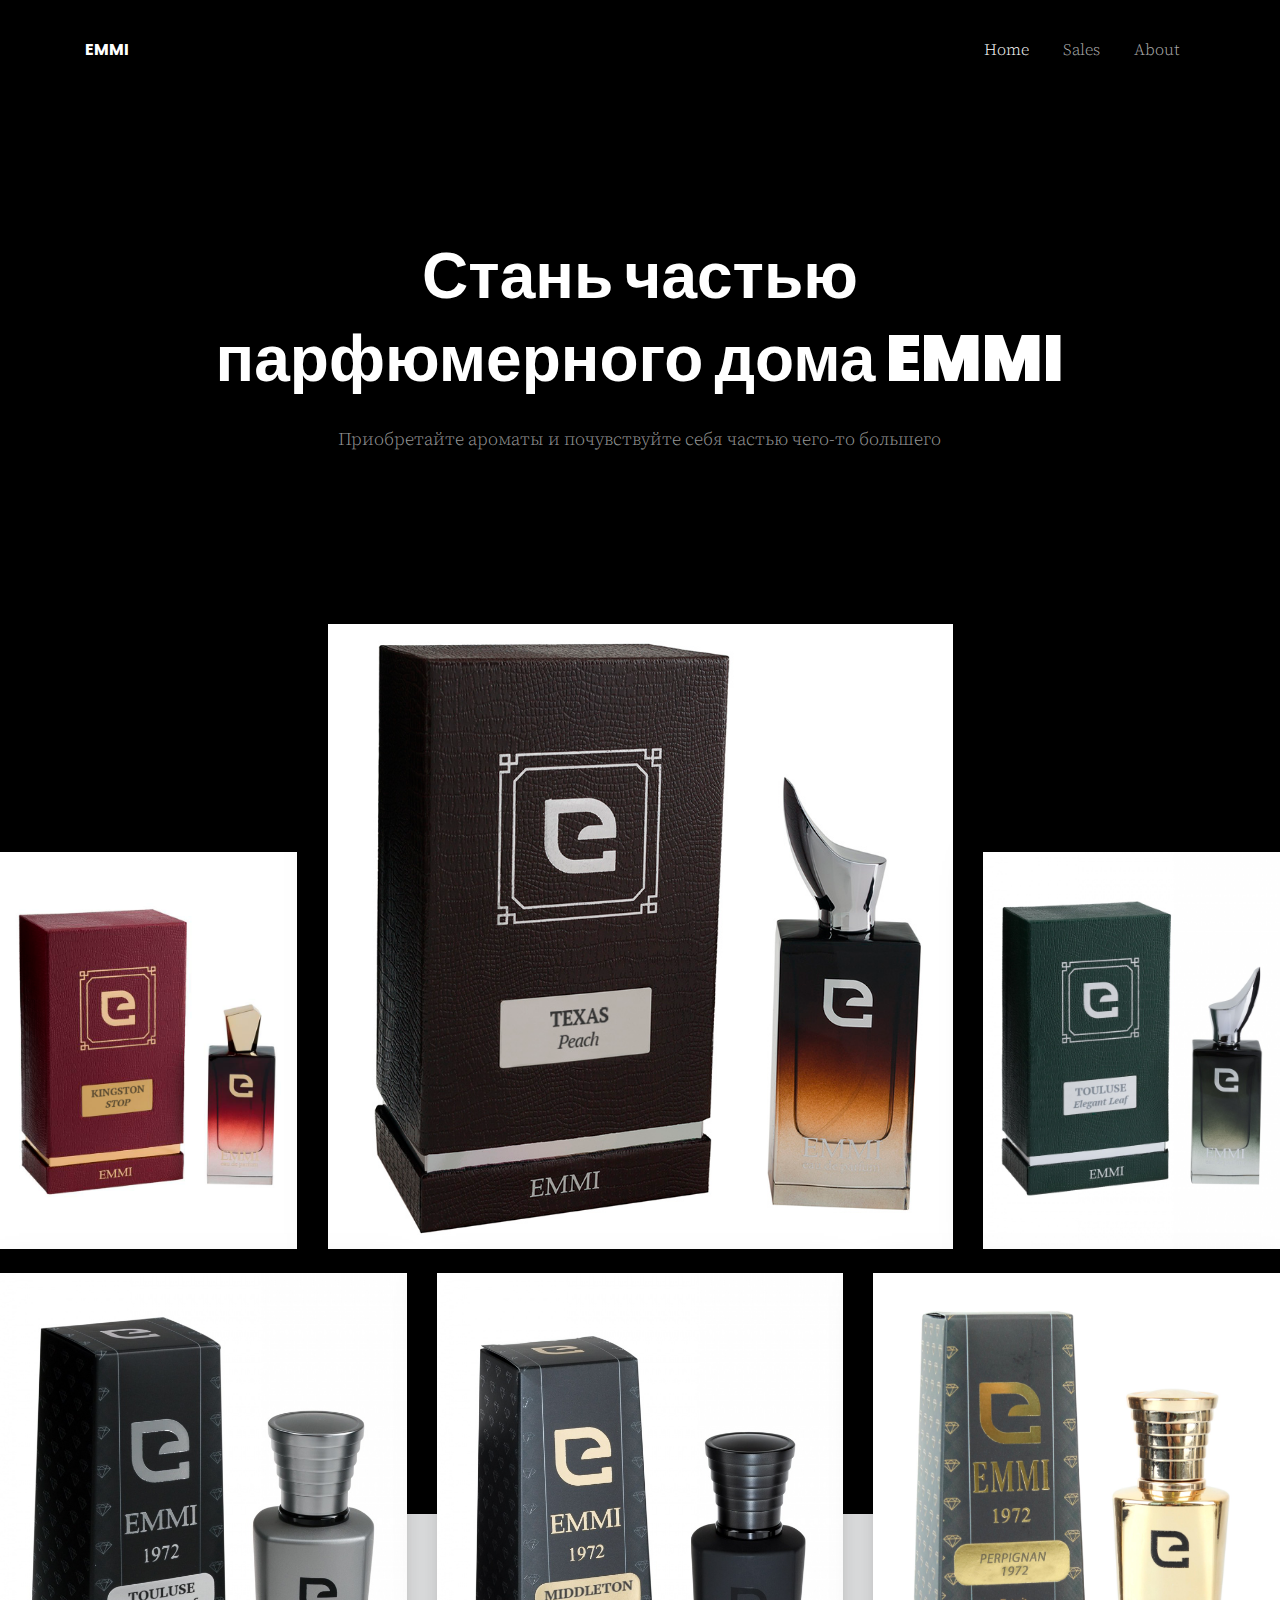
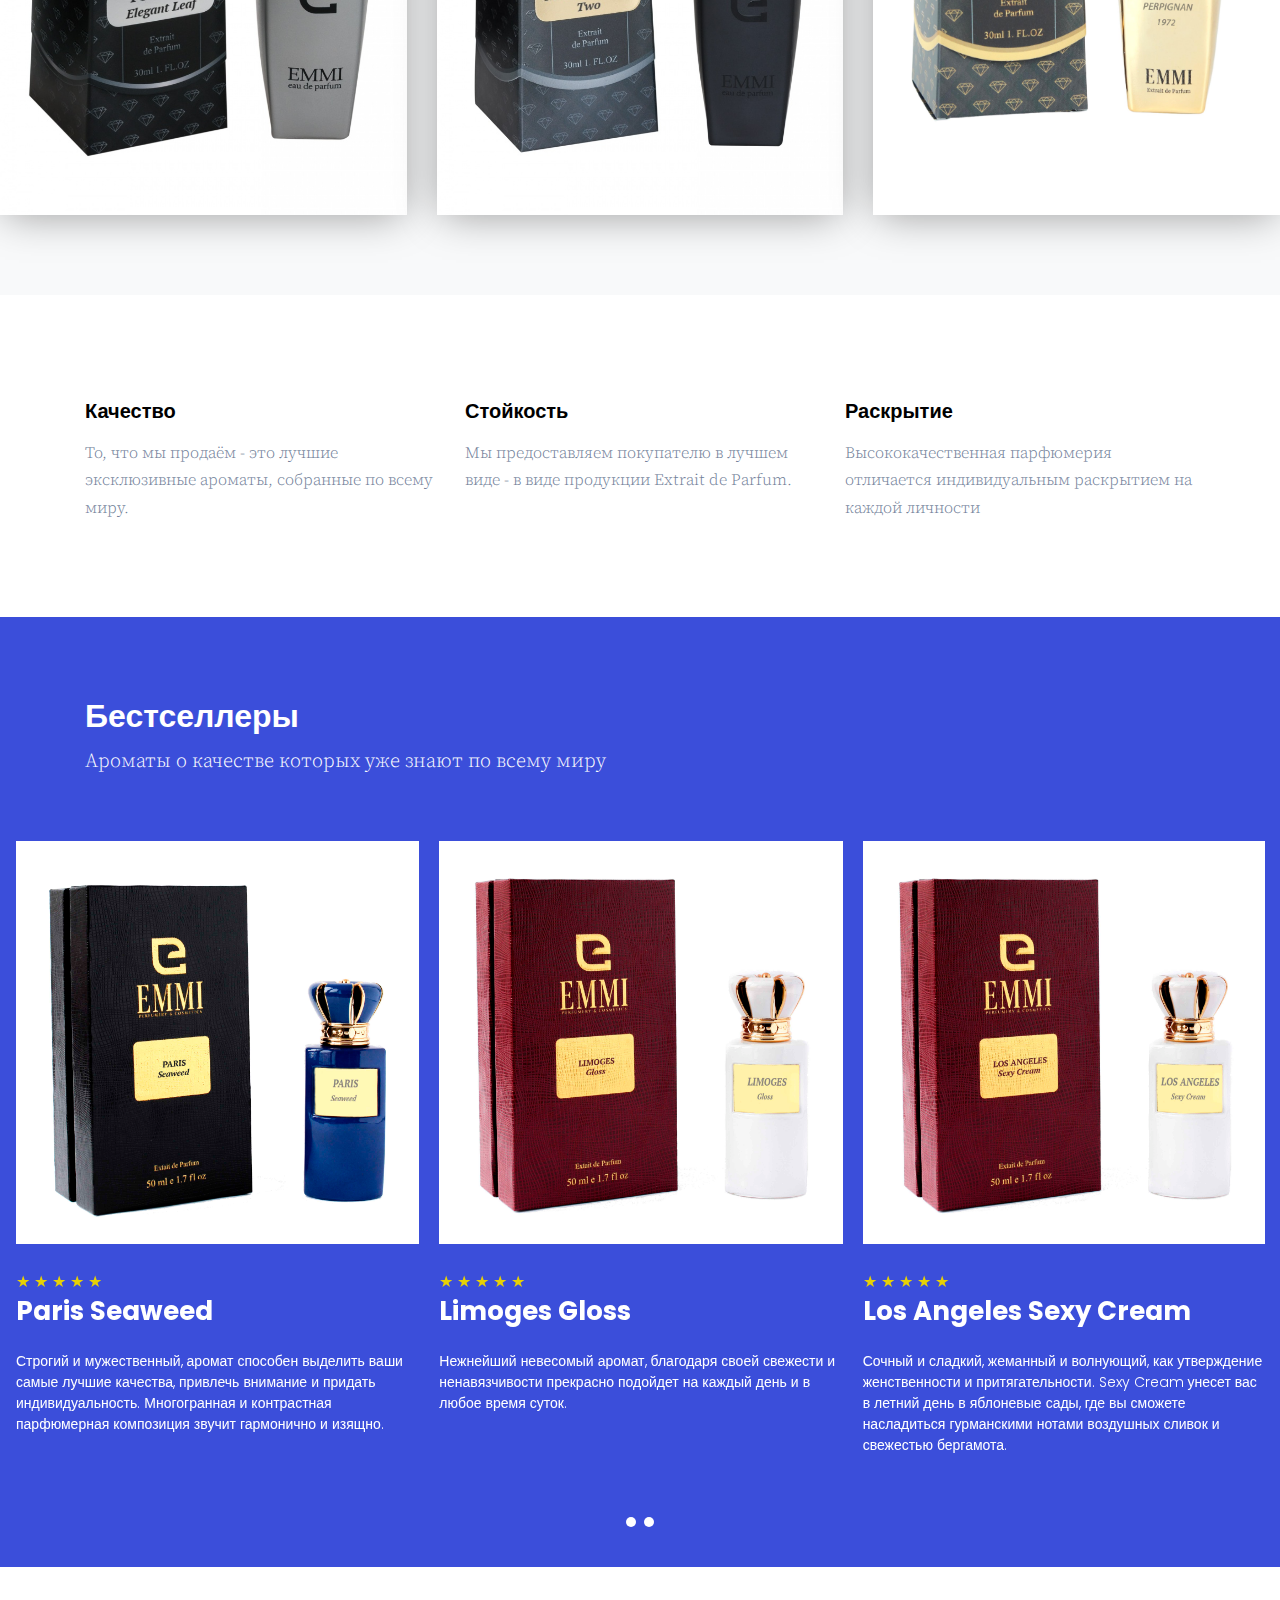
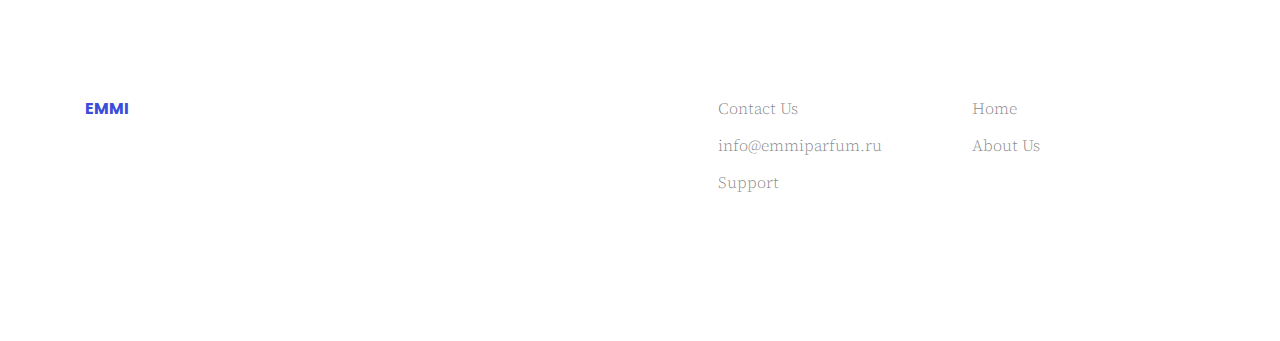
<file: index.html>
<!doctype html>
<html lang="en">

  <head>
    <title>EMMI</title>
    <meta charset="utf-8">
    <meta name="viewport" content="width=device-width, initial-scale=1, shrink-to-fit=no">

    <link href="https://fonts.googleapis.com/css?family=Poppins:400,900|Source+Serif+Pro&display=swap" rel="stylesheet">

    <link rel="stylesheet" href="fonts/icomoon/style.css">

    <link rel="stylesheet" href="css/bootstrap.min.css">
    <link rel="stylesheet" href="css/bootstrap-datepicker.css">
    <link rel="stylesheet" href="css/jquery.fancybox.min.css">
    <link rel="stylesheet" href="css/owl.carousel.min.css">
    <link rel="stylesheet" href="css/owl.theme.default.min.css">
    <link rel="stylesheet" href="fonts/flaticon/font/flaticon.css">
    <link rel="stylesheet" href="css/aos.css">

    <!-- MAIN CSS -->
    <link rel="stylesheet" href="css/style.css">

  </head>

  <body data-spy="scroll" data-target=".site-navbar-target" data-offset="300">

    
    <div class="site-wrap" id="home-section">

      <div class="site-mobile-menu site-navbar-target">
        <div class="site-mobile-menu-header">
          <div class="site-mobile-menu-close mt-3">
            <span class="icon-close2 js-menu-toggle"></span>
          </div>
        </div>
        <div class="site-mobile-menu-body"></div>
      </div>



      <header class="site-navbar site-navbar-target" role="banner">

        <div class="container">
          <div class="row align-items-center position-relative">

            <div class="col-3">
              <div class="site-logo">
                <a href="index.html" class="font-weight-bold">EMMI</a>
              </div>
            </div>

            <div class="col-9  text-right">
              

              <span class="d-inline-block d-lg-none"><a href="#" class="text-primary site-menu-toggle js-menu-toggle py-5"><span class="icon-menu h3 text-primary"></span></a></span>

              

              <nav class="site-navigation text-right ml-auto d-none d-lg-block" role="navigation">
                <ul class="site-menu main-menu js-clone-nav ml-auto ">
                  <li class="active"><a href="index.html" class="nav-link">Home</a></li>
                  <li><a href="portfolio.html" class="nav-link">Sales</a></li>
                  <li><a href="about.html" class="nav-link">About</a></li>
                </ul>
              </nav>
            </div>
          </div>
        </div>

      </header>

    
    <div class="site-section-cover">
      <div class="container">
        <div class="row align-items-center text-center justify-content-center">
          <div class="col-lg-10">
            <h1 class="text-white mb-4">Стань частью парфюмерного дома EMMI</h1>
            <p class="lead">Приобретайте ароматы и почувствуйте себя частью чего-то большего</p>
          </div>
        </div>
      </div>
    </div>

    <div class="container-fluid portfolio-wrap bg-light pt-0 site-section">
      <div class="row align-items-end mb-4">
        <div class="col-md-3">
          <a href="#" class="portfolio-item"><img src="images\3i6notziolhfvm28l31kwcgc9thakgoo.png" alt="Image" class="img-fluid"></a>
        </div>
        <div class="col-md-6">
          <a href="#" class="portfolio-item"><img src="images\40smy6n4ygdlnffkv8zm1coqoaodq0ww.jpg" alt="Image" class="img-fluid"></a>
        </div>
        <div class="col-md-3">
          <a href="#" class="portfolio-item"><img src="images\b3a3c0907f1397accd4bcee70bfabd1a.jpg" alt="Image" class="img-fluid"></a>
        </div>
      </div>
      <div class="row align-items-start">
        <div class="col-md-4">
          <a href="#" class="portfolio-item"><img src="images\3fd4f6c9e950aafbabf67a090a1f4c88.jpg" alt="Image" class="img-fluid"></a>
        </div>
        <div class="col-md-4">
          <a href="#" class="portfolio-item"><img src="images\8d46a5fa1c94f664bd90829cea939d4d.jpg" alt="Image" class="img-fluid"></a>
        </div>
        <div class="col-md-4">
          <a href="#" class="portfolio-item"><img src="images\a8hj8granqqm48trvzfxu978h203x225.jpg" alt="Image" class="img-fluid"></a>
        </div>
      </div>
    </div>

    <div class="site-section">
      <div class="container">
        <div class="row">
          <div class="col-md-4">
            <div class="service-29191">
              <span class="wrap-icon mb-4 d-block">
              </span>
              <h3 class="mb-3">Качество</h3>
              <p>То, что мы продаём - это лучшие эксклюзивные ароматы, собранные по всему миру.</p>
            </div>
          </div>
          <div class="col-md-4">
            <div class="service-29191">
              <span class="wrap-icon mb-4 d-block">
              </span>
              <h3 class="mb-3">Стойкость</h3>
              <p>Мы предоставляем покупателю в лучшем виде - в виде продукции Extrait de Parfum.</p>
            </div>
          </div>
          <div class="col-md-4">
            <div class="service-29191">
              <span class="wrap-icon mb-4 d-block">
              </span>
              <h3 class="mb-3">Раскрытие</h3>
              <p>Высококачественная парфюмерия отличается индивидуальным раскрытием на каждой личности</p>
            </div>
          </div>
        </div>
      </div>
    </div>

    <div class="site-section bg-primary">
      <div class="container mb-5">
        <div class="row">
          <div class="col-md-7">
            <h2 class="text-white font-weight-bold">Бестселлеры</h2>
            <p class="text-white lead">Ароматы о качестве которых уже знают по всему миру</p>
          </div>
        </div>
      </div>
      <div class="container-fluid">
        
        


        <div class="owl-carousel nonloop-block-13">
          <div class="media-29191">
            <a href="#" class="d-block mb-4"><img src="images\pws92bhkxj1300vyvuoic476119seb0o.jpg" alt="Image" class="img-fluid"></a>
            <span class="date d-block">★ ★ ★ ★ ★</span>
            <h3 class="mb-4"><a href="#">Paris Seaweed</a></h3>
            <div class="d-flex vcard-91123 align-items-center">
              <div class="name">
                <span class="d-block">Строгий и мужественный, аромат способен выделить ваши самые лучшие качества, привлечь внимание и придать индивидуальность. Многогранная и контрастная парфюмерная композиция звучит гармонично и изящно.</span>
              </div>
            </div>
          </div>


          <div class="media-29191">
            <a href="#" class="d-block mb-4"><img src="images\h457sip2yi4vogsy8u2jfn4rdcsfi5m4.jpg" alt="Image" class="img-fluid"></a>
            <span class="date d-block">★ ★ ★ ★ ★</span>
            <h3 class="mb-4"><a href="#">Limoges Gloss</a></h3>
            <div class="d-flex vcard-91123 align-items-center">
              <div class="name">
                <span class="d-block">Нежнейший невесомый аромат, благодаря своей свежести и ненавязчивости прекрасно подойдет на каждый день и в любое время суток.</span>
              </div>
            </div>
          </div>

          <div class="media-29191">
            <a href="#" class="d-block mb-4"><img src="images\vjhcvuyp2ao0y4ubvztmut9609sopgnp.jpg" alt="Image" class="img-fluid"></a>
            <span class="date d-block">★ ★ ★ ★ ★</span>
            <h3 class="mb-4"><a href="#">Los Angeles Sexy Cream</a></h3>
            <div class="d-flex vcard-91123 align-items-center">
              <div class="name">
                <span class="d-block">Сочный и сладкий, жеманный и волнующий, как утверждение женственности и притягательности. Sexy Cream унесет вас в летний день в яблоневые сады, где вы сможете насладиться гурманскими нотами воздушных сливок и свежестью бергамота.</span>
              </div>
            </div>
          </div>

          <div class="media-29191">
            <a href="#" class="d-block mb-4"><img src="images\cjdkhb7gft0veq01syxxsumtxuegobre.jpg" alt="Image" class="img-fluid"></a>
            <span class="date d-block">★ ★ ★ ★ ★</span>
            <h3 class="mb-4"><a href="#">Middleton Two</a></h3>
            <div class="d-flex vcard-91123 align-items-center">
              <div class="name">
                <span class="d-block">Утром - бодрящий и освежающий, днем спокойный и ненавязчивый, а вечером сексуальный и чувственный, аромат Middleton Two привносит в жизнь новые краски</span>
              </div>
            </div>
          </div>


          <div class="media-29191">
            <a href="#" class="d-block mb-4"><img src="images\lgijfeeupkkc6syf2bwmcvzz0qpqcsi0.jpg" alt="Image" class="img-fluid"></a>
            <span class="date d-block">★ ★ ★ ★ ★</span>
            <h3 class="mb-4"><a href="#">Texas Cherry</a></h3>
            <div class="d-flex vcard-91123 align-items-center">
              <div class="name">
                <span class="d-block">Насыщенный и изысканный восточный аромат перенесет Вас в место, где невинность пересекается с наслаждением, а сладость встречается с соблазном. Парфюм пробуждает неутолимое желание и будоражит фантазию</span>
              </div>
            </div>
          </div>

          <div class="media-29191">
            <a href="#" class="d-block mb-4"><img src="images\rajtsm2a2ltvtoypgohhdxgj1vri2cm4.jpg" alt="Image" class="img-fluid"></a>
            <span class="date d-block">★ ★ ★ ★ ★</span>
            <h3 class="mb-4"><a href="#">Los Angeles Dark Night</a></h3>
            <div class="d-flex vcard-91123 align-items-center">
              <div class="name">
                <span class="d-block">Потрясающий аромат подчеркнет Вашу индивидуальность и будет уместен, как днем в офисе, так и вечером на мероприятии. Изящный, тонкий шлейф будет звучать гармонично и изыскано.</span>
              </div>
            </div>
          </div>

        </div>

      </div>
    </div>
    
    <div class="footer site-section bg-white">
      <div class="container">
        <div class="row">
          <div class="col-md-3">
            <div class="site-logo-footer">
              <a href="index.html">EMMI</a>
            </div> 
          </div>
          <div class="col-md-8 ml-auto">
            <div class="row">
              <div class="col-md-4 ml-auto">
                <ul class="list-unstyled links">
                  <li><a href="#">Contact Us</a></li>
                  <li><a href="#">info@emmiparfum.ru</a></li>
                  <li><a href="#">Support</a></li>
                </ul>
              </div>
              <div class="col-md-4">
                <ul class="list-unstyled links">
                  <li><a href="index.html">Home</a></li>
                  <li><a href="about.html">About Us</a></li>
                </ul>
              </div>
            </div>
          </div>
        </div>
      </div>
    </div>

    </div>
    <script src="js/jquery-3.3.1.min.js"></script>
    <script src="js/jquery-migrate-3.0.0.js"></script>
    <script src="js/popper.min.js"></script>
    <script src="js/bootstrap.min.js"></script>
    <script src="js/owl.carousel.min.js"></script>
    <script src="js/jquery.sticky.js"></script>
    <script src="js/jquery.waypoints.min.js"></script>
    <script src="js/jquery.animateNumber.min.js"></script>
    <script src="js/jquery.fancybox.min.js"></script>
    <script src="js/jquery.stellar.min.js"></script>
    <script src="js/jquery.easing.1.3.js"></script>
    <script src="js/bootstrap-datepicker.min.js"></script>
    <script src="js/isotope.pkgd.min.js"></script>
    <script src="js/aos.js"></script>
  

    <script src="js/typed.js"></script>
            <script>
            var typed = new Typed('.typed-words', {
            strings: ["Business"," Startups"," Organization", " Company"],
            typeSpeed: 80,
            backSpeed: 80,
            backDelay: 4000,
            startDelay: 1000,
            loop: true,
            showCursor: true
            });
            </script>


    <script src="js/main.js"></script>

  </body>

</html>
</file>
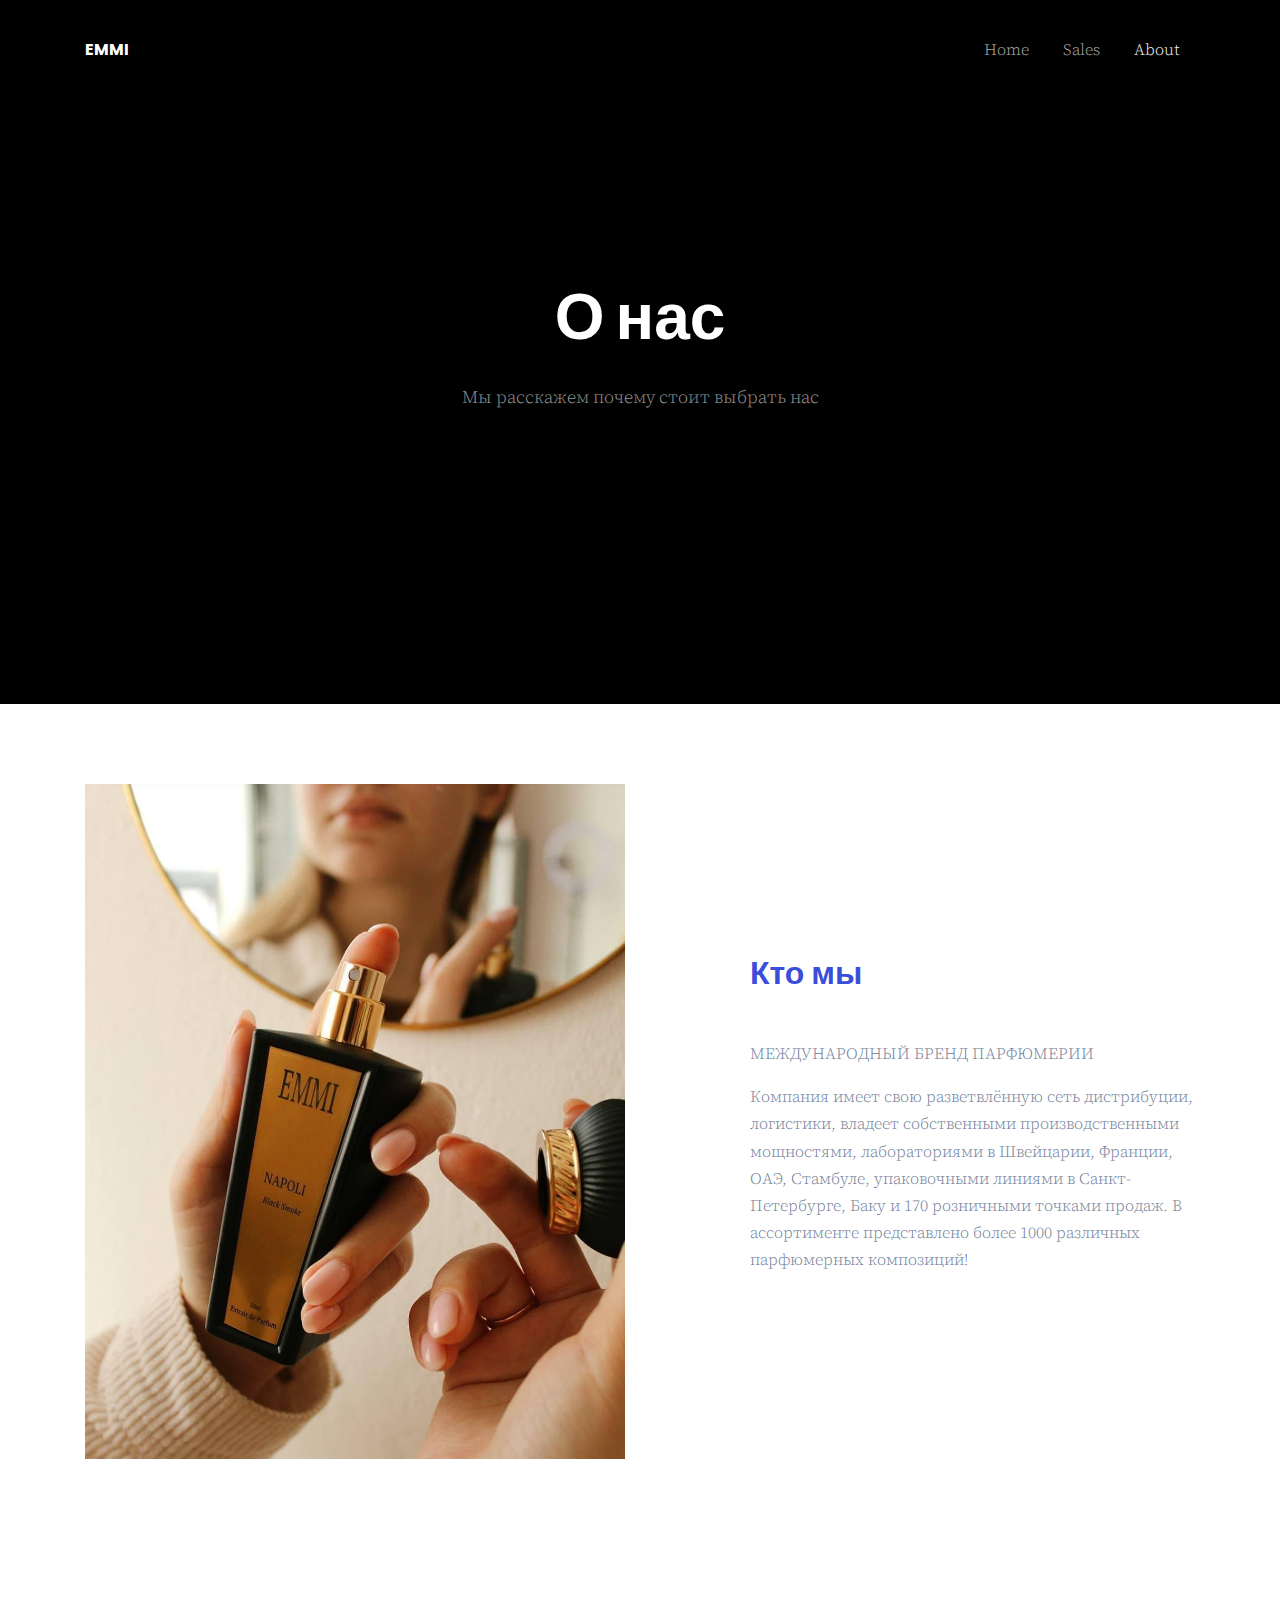
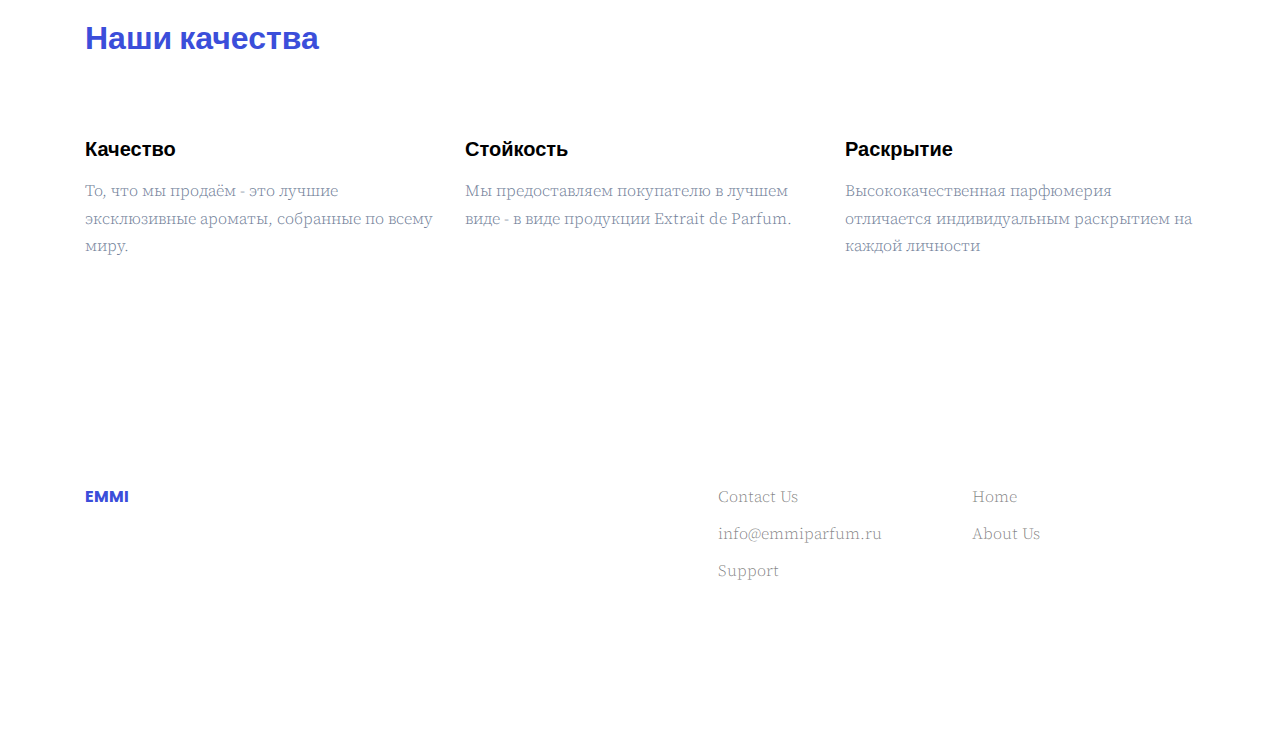
<file: about.html>
<!doctype html>
<html lang="en">

  <head>
    <title>EMMI</title>
    <meta charset="utf-8">
    <meta name="viewport" content="width=device-width, initial-scale=1, shrink-to-fit=no">

    <link href="https://fonts.googleapis.com/css?family=Poppins:400,900|Source+Serif+Pro&display=swap" rel="stylesheet">

    <link rel="stylesheet" href="fonts/icomoon/style.css">

    <link rel="stylesheet" href="css/bootstrap.min.css">
    <link rel="stylesheet" href="css/bootstrap-datepicker.css">
    <link rel="stylesheet" href="css/jquery.fancybox.min.css">
    <link rel="stylesheet" href="css/owl.carousel.min.css">
    <link rel="stylesheet" href="css/owl.theme.default.min.css">
    <link rel="stylesheet" href="fonts/flaticon/font/flaticon.css">
    <link rel="stylesheet" href="css/aos.css">

    <!-- MAIN CSS -->
    <link rel="stylesheet" href="css/style.css">

  </head>

  <body data-spy="scroll" data-target=".site-navbar-target" data-offset="300">

    
    <div class="site-wrap" id="home-section">

      <div class="site-mobile-menu site-navbar-target">
        <div class="site-mobile-menu-header">
          <div class="site-mobile-menu-close mt-3">
            <span class="icon-close2 js-menu-toggle"></span>
          </div>
        </div>
        <div class="site-mobile-menu-body"></div>
      </div>



      <header class="site-navbar site-navbar-target" role="banner">

        <div class="container">
          <div class="row align-items-center position-relative">

            <div class="col-3">
              <div class="site-logo">
                <a href="index.html" class="font-weight-bold">EMMI</a>
              </div>
            </div>

            <div class="col-9  text-right">
              

              <span class="d-inline-block d-lg-none"><a href="#" class="text-primary site-menu-toggle js-menu-toggle py-5"><span class="icon-menu h3 text-primary"></span></a></span>

              

              <nav class="site-navigation text-right ml-auto d-none d-lg-block" role="navigation">
                <ul class="site-menu main-menu js-clone-nav ml-auto ">
                  <li><a href="index.html" class="nav-link">Home</a></li>
                  <li><a href="portfolio.html" class="nav-link">Sales</a></li>
                  <li class="active"><a href="about.html" class="nav-link">About</a></li>

                </ul>
              </nav>
            </div>

            
          </div>
        </div>

      </header>

    
    <div class="site-section-cover">
      <div class="container">
        <div class="row align-items-center text-center justify-content-center">
          <div class="col-lg-6">
            <h1 class="text-white mb-4">О нас</h1>
            <p class="lead">Мы расскажем почему стоит выбрать нас</p>
            
          </div>
        </div>
      </div>
    </div>


    <div class="site-section about-me">
     <div class="container">
       <div class="row align-items-center">
         <div class="col-md-6 mb-5 mb-md-0">
           <img src="images\382212cf-d3e0-4774-a2fb-37a31ba04a9c.jpg" alt="Image" class="img-fluid">
         </div>
         <div class="col-md-5 ml-auto">
           <h2 class="text-primary mb-5 font-weight-bold">Кто мы</h2>
           
           <p>МЕЖДУНАРОДНЫЙ БРЕНД ПАРФЮМЕРИИ</p>
           <p>Компания имеет свою разветвлённую сеть дистрибуции, логистики, владеет собственными производственными мощностями, лабораториями в Швейцарии, Франции, ОАЭ, Стамбуле, упаковочными линиями в Санкт-Петербурге, Баку и 170 розничными точками продаж. В ассортименте представлено более 1000 различных парфюмерных композиций!</p>
           
         </div>
       </div>
     </div>
   </div>

    
    <div class="site-section">
      <div class="container">
        <div class="row mb-5">
          <div class="col">
            <h2 class="text-primary font-weight-bold">Наши качества</h2>
          </div>
        </div>
        <div class="row">
          <div class="col-md-4">
            <div class="service-29191">
              <span class="wrap-icon mb-4 d-block">
              </span>
              <h3 class="mb-3">Качество</h3>
              <p>То, что мы продаём - это лучшие эксклюзивные ароматы, собранные по всему миру.</p>
            </div>
          </div>
          <div class="col-md-4">
            <div class="service-29191">
              <span class="wrap-icon mb-4 d-block">
              </span>
              <h3 class="mb-3">Стойкость</h3>
              <p>Мы предоставляем покупателю в лучшем виде - в виде продукции Extrait de Parfum.</p>
            </div>
          </div>
          <div class="col-md-4">
            <div class="service-29191">
              <span class="wrap-icon mb-4 d-block">
              </span>
              <h3 class="mb-3">Раскрытие</h3>
              <p>Высококачественная парфюмерия отличается индивидуальным раскрытием на каждой личности</p>
            </div>
          </div>
        </div>
      </div>
    </div>

    
  
    
    <div class="footer site-section bg-white">
      <div class="container">
        <div class="row">
          <div class="col-md-3">
            <div class="site-logo-footer">
              <a href="index.html">EMMI</a>
            </div> 
          </div>
          <div class="col-md-8 ml-auto">
            <div class="row">
              <div class="col-md-4 ml-auto">
                <ul class="list-unstyled links">
                  <li><a href="#">Contact Us</a></li>
                  <li><a href="#">info@emmiparfum.ru</a></li>
                  <li><a href="#">Support</a></li>
                </ul>
              </div>
              <div class="col-md-4">
                <ul class="list-unstyled links">
                  <li><a href="index.html">Home</a></li>
                  <li><a href="about.html">About Us</a></li>
                </ul>
              </div>
            </div>
          </div>
        </div>
      </div>
    </div>

    </div>

    <script src="js/jquery-3.3.1.min.js"></script>
    <script src="js/jquery-migrate-3.0.0.js"></script>
    <script src="js/popper.min.js"></script>
    <script src="js/bootstrap.min.js"></script>
    <script src="js/owl.carousel.min.js"></script>
    <script src="js/jquery.sticky.js"></script>
    <script src="js/jquery.waypoints.min.js"></script>
    <script src="js/jquery.animateNumber.min.js"></script>
    <script src="js/jquery.fancybox.min.js"></script>
    <script src="js/jquery.stellar.min.js"></script>
    <script src="js/jquery.easing.1.3.js"></script>
    <script src="js/bootstrap-datepicker.min.js"></script>
    <script src="js/isotope.pkgd.min.js"></script>
    <script src="js/aos.js"></script>
  

    <script src="js/typed.js"></script>
            <script>
            var typed = new Typed('.typed-words', {
            strings: ["Business"," Startups"," Organization", " Company"],
            typeSpeed: 80,
            backSpeed: 80,
            backDelay: 4000,
            startDelay: 1000,
            loop: true,
            showCursor: true
            });
            </script>


    <script src="js/main.js"></script>

  </body>

</html>
</file>
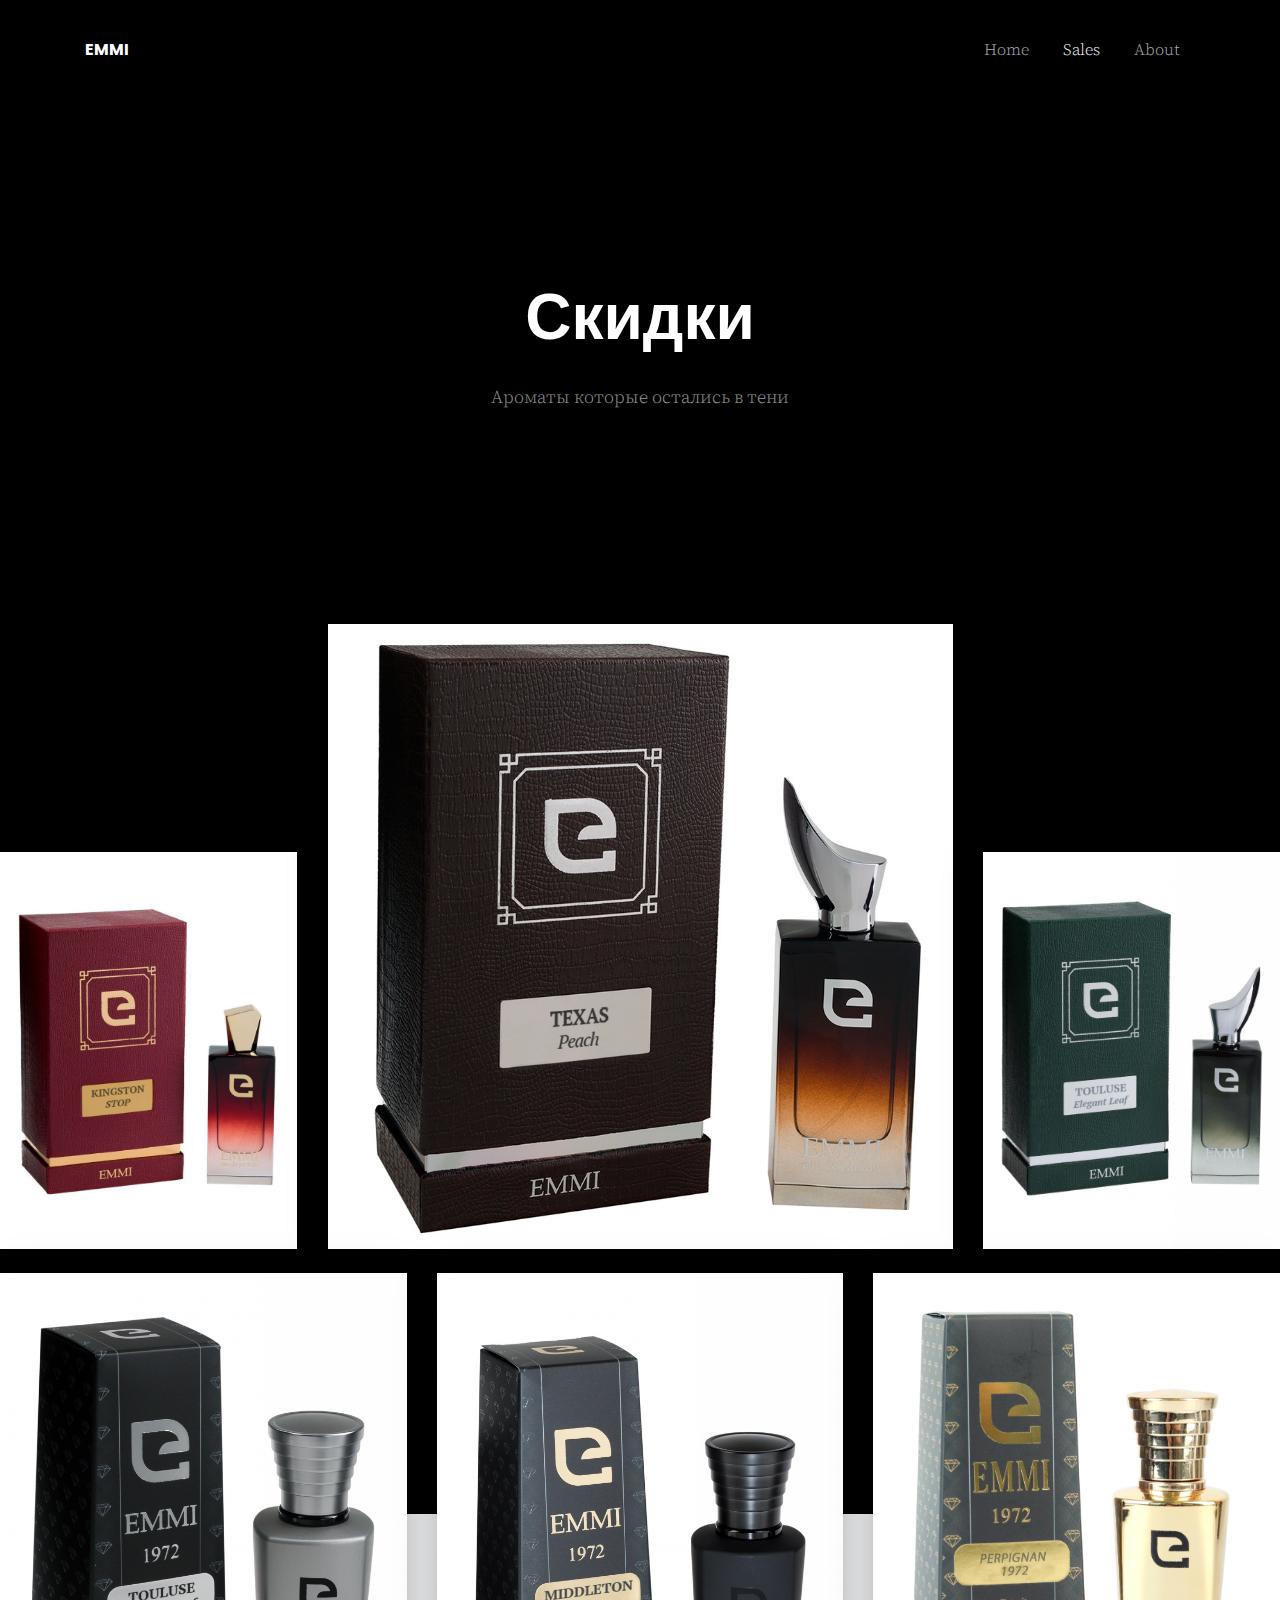
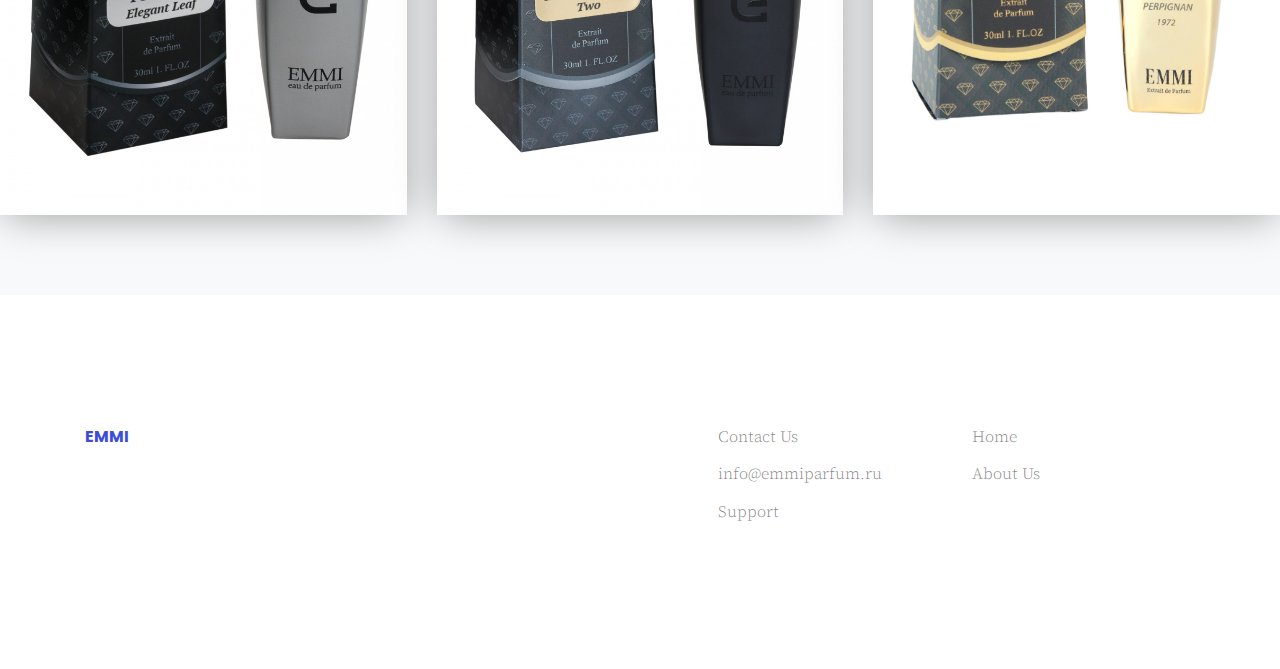
<file: portfolio.html>
<!doctype html>
<html lang="en">

  <head>
    <title>EMMI</title>
    <meta charset="utf-8">
    <meta name="viewport" content="width=device-width, initial-scale=1, shrink-to-fit=no">

    <link href="https://fonts.googleapis.com/css?family=Poppins:400,900|Source+Serif+Pro&display=swap" rel="stylesheet">

    <link rel="stylesheet" href="fonts/icomoon/style.css">

    <link rel="stylesheet" href="css/bootstrap.min.css">
    <link rel="stylesheet" href="css/bootstrap-datepicker.css">
    <link rel="stylesheet" href="css/jquery.fancybox.min.css">
    <link rel="stylesheet" href="css/owl.carousel.min.css">
    <link rel="stylesheet" href="css/owl.theme.default.min.css">
    <link rel="stylesheet" href="fonts/flaticon/font/flaticon.css">
    <link rel="stylesheet" href="css/aos.css">

    <!-- MAIN CSS -->
    <link rel="stylesheet" href="css/style.css">

  </head>

  <body data-spy="scroll" data-target=".site-navbar-target" data-offset="300">

    
    <div class="site-wrap" id="home-section">

      <div class="site-mobile-menu site-navbar-target">
        <div class="site-mobile-menu-header">
          <div class="site-mobile-menu-close mt-3">
            <span class="icon-close2 js-menu-toggle"></span>
          </div>
        </div>
        <div class="site-mobile-menu-body"></div>
      </div>



      <header class="site-navbar site-navbar-target" role="banner">

        <div class="container">
          <div class="row align-items-center position-relative">

            <div class="col-3">
              <div class="site-logo">
                <a href="index.html" class="font-weight-bold">EMMI</a>
              </div>
            </div>

            <div class="col-9  text-right">
              

              <span class="d-inline-block d-lg-none"><a href="#" class="text-primary site-menu-toggle js-menu-toggle py-5"><span class="icon-menu h3 text-primary"></span></a></span>

              

              <nav class="site-navigation text-right ml-auto d-none d-lg-block" role="navigation">
                <ul class="site-menu main-menu js-clone-nav ml-auto ">
                  <li><a href="index.html" class="nav-link">Home</a></li>
                  <li class="active"><a href="portfolio.html" class="nav-link">Sales</a></li>
                  <li><a href="about.html" class="nav-link">About</a></li>
                </ul>
              </nav>
            </div>

            
          </div>
        </div>

      </header>

    
    <div class="site-section-cover">
      <div class="container">
        <div class="row align-items-center text-center justify-content-center">
          <div class="col-lg-7">
            <h1 class="text-white mb-4">Скидки</h1>
            <p class="lead">Ароматы которые остались в тени</p>
            
          </div>
        </div>
      </div>
    </div>

    <div class="container-fluid portfolio-wrap bg-light pt-0 site-section">
      <div class="row align-items-end mb-4">
        <div class="col-md-3">
          <a href="portfolio-single.html" class="portfolio-item"><img src="images\3i6notziolhfvm28l31kwcgc9thakgoo.png" alt="Image" class="img-fluid"></a>
        </div>
        <div class="col-md-6">
          <a href="portfolio-single.html" class="portfolio-item"><img src="images\40smy6n4ygdlnffkv8zm1coqoaodq0ww.jpg" alt="Image" class="img-fluid"></a>
        </div>
        <div class="col-md-3">
          <a href="portfolio-single.html" class="portfolio-item"><img src="images\b3a3c0907f1397accd4bcee70bfabd1a.jpg" alt="Image" class="img-fluid"></a>
        </div>
      </div>
      <div class="row align-items-start">
        <div class="col-md-4">
          <a href="portfolio-single.html" class="portfolio-item"><img src="images\3fd4f6c9e950aafbabf67a090a1f4c88.jpg" alt="Image" class="img-fluid"></a>
        </div>
        <div class="col-md-4">
          <a href="portfolio-single.html" class="portfolio-item"><img src="images\8d46a5fa1c94f664bd90829cea939d4d.jpg" alt="Image" class="img-fluid"></a>
        </div>
        <div class="col-md-4">
          <a href="portfolio-single.html" class="portfolio-item"><img src="images\a8hj8granqqm48trvzfxu978h203x225.jpg" alt="Image" class="img-fluid"></a>
        </div>
      </div>
    </div>

    
    

  
    
    <div class="footer site-section bg-white">
      <div class="container">
        <div class="row">
          <div class="col-md-3">
            <div class="site-logo-footer">
              <a href="index.html">EMMI</a>
            </div> 
          </div>
          <div class="col-md-8 ml-auto">
            <div class="row">
              <div class="col-md-4 ml-auto">
                <ul class="list-unstyled links">
                  <li><a href="#">Contact Us</a></li>
                  <li><a href="#">info@emmiparfum.ru</a></li>
                  <li><a href="#">Support</a></li>
                </ul>
              </div>
              <div class="col-md-4">
                <ul class="list-unstyled links">
                  <li><a href="index.html">Home</a></li>
                  <li><a href="about.html">About Us</a></li>
                </ul>
              </div>
            </div>
          </div>
        </div>
      </div>
    </div>


 
    </div>

    <script src="js/jquery-3.3.1.min.js"></script>
    <script src="js/jquery-migrate-3.0.0.js"></script>
    <script src="js/popper.min.js"></script>
    <script src="js/bootstrap.min.js"></script>
    <script src="js/owl.carousel.min.js"></script>
    <script src="js/jquery.sticky.js"></script>
    <script src="js/jquery.waypoints.min.js"></script>
    <script src="js/jquery.animateNumber.min.js"></script>
    <script src="js/jquery.fancybox.min.js"></script>
    <script src="js/jquery.stellar.min.js"></script>
    <script src="js/jquery.easing.1.3.js"></script>
    <script src="js/bootstrap-datepicker.min.js"></script>
    <script src="js/isotope.pkgd.min.js"></script>
    <script src="js/aos.js"></script>
  

    <script src="js/typed.js"></script>
            <script>
            var typed = new Typed('.typed-words', {
            strings: ["Business"," Startups"," Organization", " Company"],
            typeSpeed: 80,
            backSpeed: 80,
            backDelay: 4000,
            startDelay: 1000,
            loop: true,
            showCursor: true
            });
            </script>


    <script src="js/main.js"></script>

  </body>

</html>
</file>
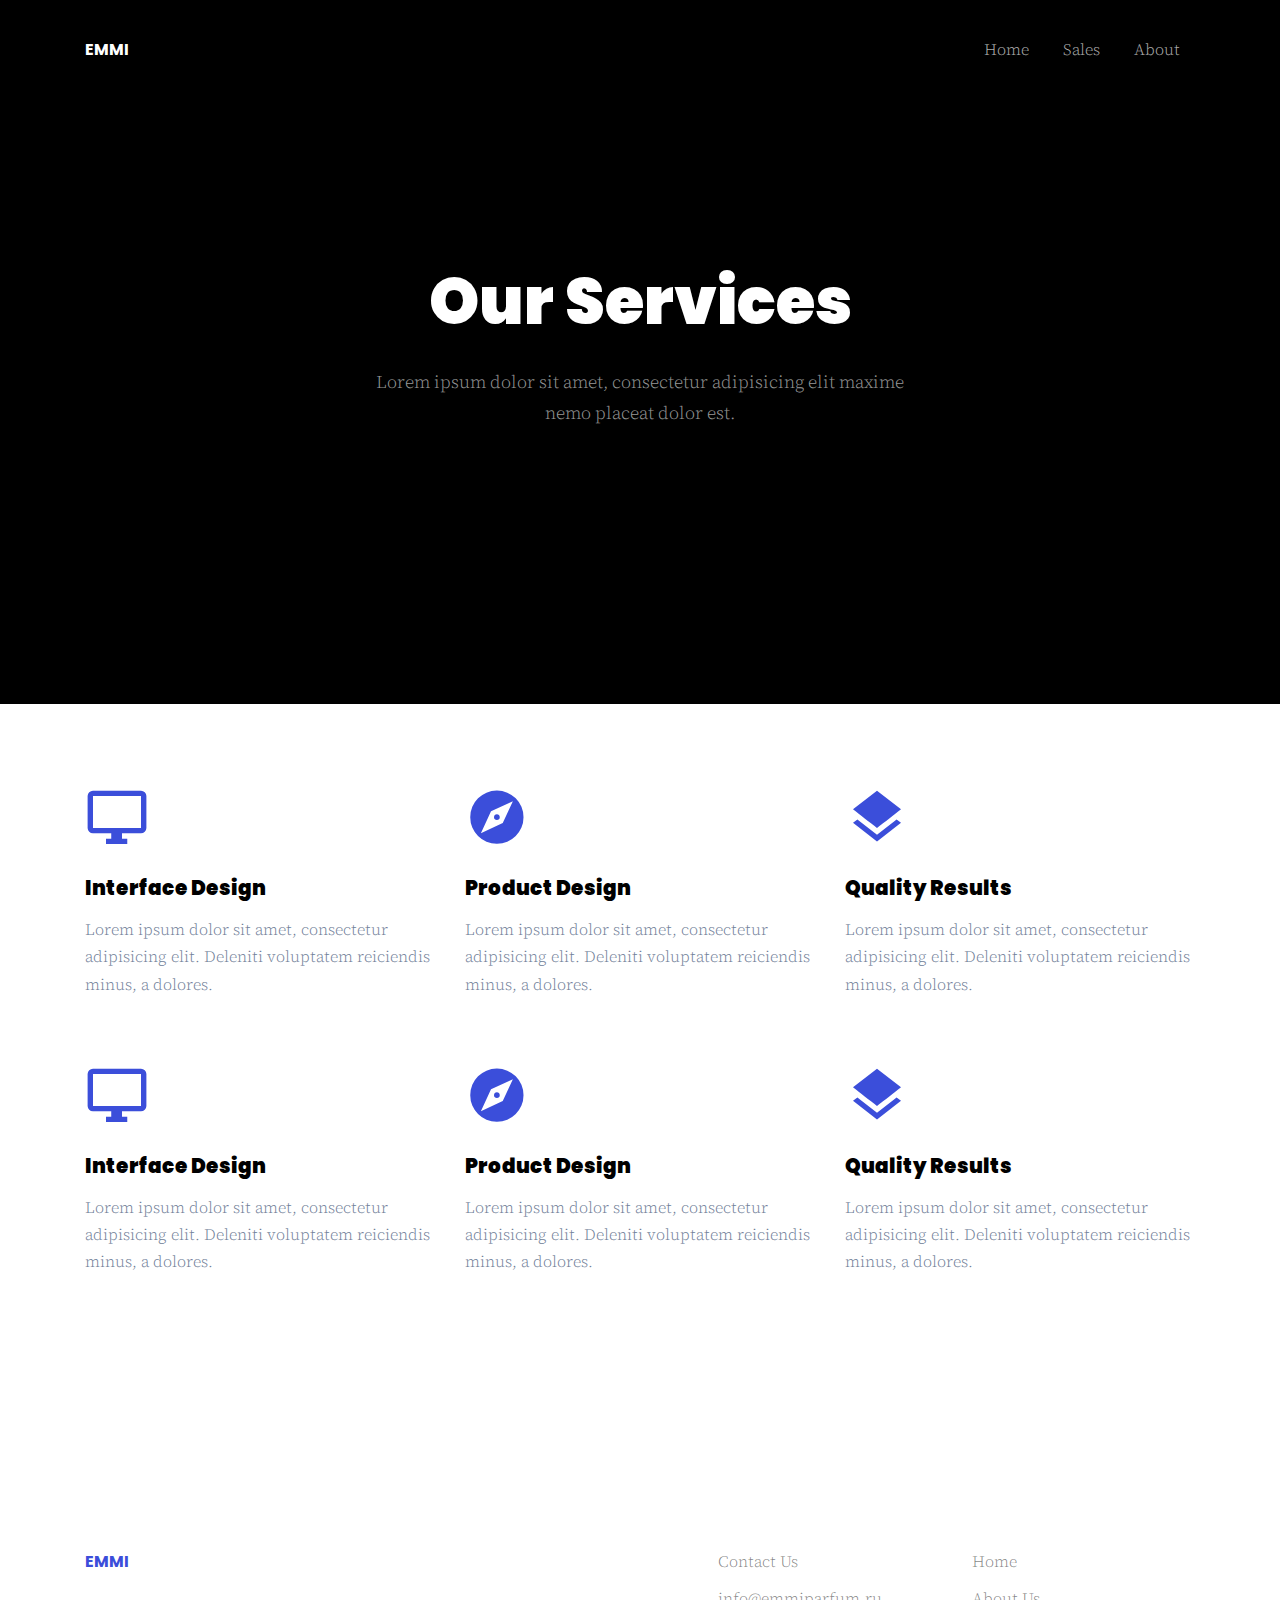
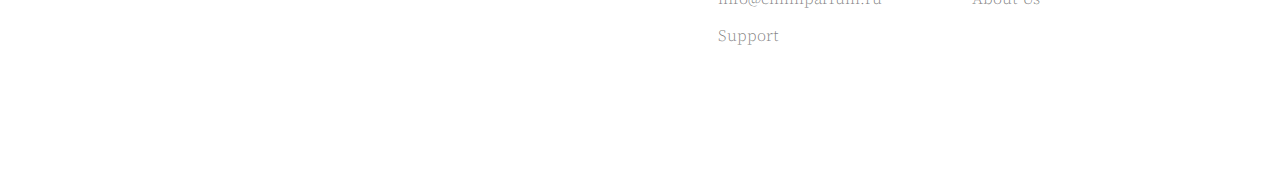
<file: services.html>
<!doctype html>
<html lang="en">

  <head>
    <title>EMMI</title>
    <meta charset="utf-8">
    <meta name="viewport" content="width=device-width, initial-scale=1, shrink-to-fit=no">

    <link href="https://fonts.googleapis.com/css?family=Poppins:400,900|Source+Serif+Pro&display=swap" rel="stylesheet">

    <link rel="stylesheet" href="fonts/icomoon/style.css">

    <link rel="stylesheet" href="css/bootstrap.min.css">
    <link rel="stylesheet" href="css/bootstrap-datepicker.css">
    <link rel="stylesheet" href="css/jquery.fancybox.min.css">
    <link rel="stylesheet" href="css/owl.carousel.min.css">
    <link rel="stylesheet" href="css/owl.theme.default.min.css">
    <link rel="stylesheet" href="fonts/flaticon/font/flaticon.css">
    <link rel="stylesheet" href="css/aos.css">

    <!-- MAIN CSS -->
    <link rel="stylesheet" href="css/style.css">

  </head>

  <body data-spy="scroll" data-target=".site-navbar-target" data-offset="300">

    
    <div class="site-wrap" id="home-section">

      <div class="site-mobile-menu site-navbar-target">
        <div class="site-mobile-menu-header">
          <div class="site-mobile-menu-close mt-3">
            <span class="icon-close2 js-menu-toggle"></span>
          </div>
        </div>
        <div class="site-mobile-menu-body"></div>
      </div>



      <header class="site-navbar site-navbar-target" role="banner">

        <div class="container">
          <div class="row align-items-center position-relative">

            <div class="col-3">
              <div class="site-logo">
                <a href="index.html" class="font-weight-bold">EMMI</a>
              </div>
            </div>

            <div class="col-9  text-right">
              

              <span class="d-inline-block d-lg-none"><a href="#" class="text-primary site-menu-toggle js-menu-toggle py-5"><span class="icon-menu h3 text-primary"></span></a></span>

              

              <nav class="site-navigation text-right ml-auto d-none d-lg-block" role="navigation">
                <ul class="site-menu main-menu js-clone-nav ml-auto ">
                  <li><a href="index.html" class="nav-link">Home</a></li>
                  <li><a href="portfolio.html" class="nav-link">Sales</a></li>
                  <li><a href="about.html" class="nav-link">About</a></li>
                </ul>
              </nav>
            </div>

            
          </div>
        </div>

      </header>

    
    <div class="site-section-cover">
      <div class="container">
        <div class="row align-items-center text-center justify-content-center">
          <div class="col-lg-6">
            <h1 class="text-white mb-4">Our Services</h1>
            <p class="lead">Lorem ipsum dolor sit amet, consectetur adipisicing elit maxime nemo placeat dolor est.</p>
            
          </div>
        </div>
      </div>
    </div>


    <div class="site-section">
      <div class="container">
        <div class="row">
          <div class="col-md-4 mb-5">
            <div class="service-29191">
              <span class="wrap-icon mb-4 d-block">
                <span class="icon-desktop_windows"></span>
              </span>
              <h3 class="mb-3">Interface Design</h3>
              <p>Lorem ipsum dolor sit amet, consectetur adipisicing elit. Deleniti voluptatem reiciendis minus, a dolores.</p>
            </div>
          </div>
          <div class="col-md-4 mb-5">
            <div class="service-29191">
              <span class="wrap-icon mb-4 d-block">
                <span class="icon-explore"></span>
              </span>
              <h3 class="mb-3">Product Design</h3>
              <p>Lorem ipsum dolor sit amet, consectetur adipisicing elit. Deleniti voluptatem reiciendis minus, a dolores.</p>
            </div>
          </div>
          <div class="col-md-4 mb-5">
            <div class="service-29191">
              <span class="wrap-icon mb-4 d-block">
                <span class="icon-layers"></span>
              </span>
              <h3 class="mb-3">Quality Results</h3>
              <p>Lorem ipsum dolor sit amet, consectetur adipisicing elit. Deleniti voluptatem reiciendis minus, a dolores.</p>
            </div>
          </div>


          <div class="col-md-4 mb-5">
            <div class="service-29191">
              <span class="wrap-icon mb-4 d-block">
                <span class="icon-desktop_windows"></span>
              </span>
              <h3 class="mb-3">Interface Design</h3>
              <p>Lorem ipsum dolor sit amet, consectetur adipisicing elit. Deleniti voluptatem reiciendis minus, a dolores.</p>
            </div>
          </div>
          <div class="col-md-4 mb-5">
            <div class="service-29191">
              <span class="wrap-icon mb-4 d-block">
                <span class="icon-explore"></span>
              </span>
              <h3 class="mb-3">Product Design</h3>
              <p>Lorem ipsum dolor sit amet, consectetur adipisicing elit. Deleniti voluptatem reiciendis minus, a dolores.</p>
            </div>
          </div>
          <div class="col-md-4 mb-5">
            <div class="service-29191">
              <span class="wrap-icon mb-4 d-block">
                <span class="icon-layers"></span>
              </span>
              <h3 class="mb-3">Quality Results</h3>
              <p>Lorem ipsum dolor sit amet, consectetur adipisicing elit. Deleniti voluptatem reiciendis minus, a dolores.</p>
            </div>
          </div>
        </div>
      </div>
    </div>


    
   
    
    <div class="footer site-section bg-white">
      <div class="container">
        <div class="row">
          <div class="col-md-3">
            <div class="site-logo-footer">
              <a href="index.html">EMMI</a>
            </div> 
          </div>
          <div class="col-md-8 ml-auto">
            <div class="row">
              <div class="col-md-4 ml-auto">
                <ul class="list-unstyled links">
                  <li><a href="#">Contact Us</a></li>
                  <li><a href="#">info@emmiparfum.ru</a></li>
                  <li><a href="#">Support</a></li>
                </ul>
              </div>
              <div class="col-md-4">
                <ul class="list-unstyled links">
                  <li><a href="index.html">Home</a></li>
                  <li><a href="about.html">About Us</a></li>
                </ul>
              </div>
            </div>
          </div>
        </div>
      </div>
    </div>



    </div>

    <script src="js/jquery-3.3.1.min.js"></script>
    <script src="js/jquery-migrate-3.0.0.js"></script>
    <script src="js/popper.min.js"></script>
    <script src="js/bootstrap.min.js"></script>
    <script src="js/owl.carousel.min.js"></script>
    <script src="js/jquery.sticky.js"></script>
    <script src="js/jquery.waypoints.min.js"></script>
    <script src="js/jquery.animateNumber.min.js"></script>
    <script src="js/jquery.fancybox.min.js"></script>
    <script src="js/jquery.stellar.min.js"></script>
    <script src="js/jquery.easing.1.3.js"></script>
    <script src="js/bootstrap-datepicker.min.js"></script>
    <script src="js/isotope.pkgd.min.js"></script>
    <script src="js/aos.js"></script>
  

    <script src="js/typed.js"></script>
            <script>
            var typed = new Typed('.typed-words', {
            strings: ["Business"," Startups"," Organization", " Company"],
            typeSpeed: 80,
            backSpeed: 80,
            backDelay: 4000,
            startDelay: 1000,
            loop: true,
            showCursor: true
            });
            </script>


    <script src="js/main.js"></script>

  </body>

</html>
</file>
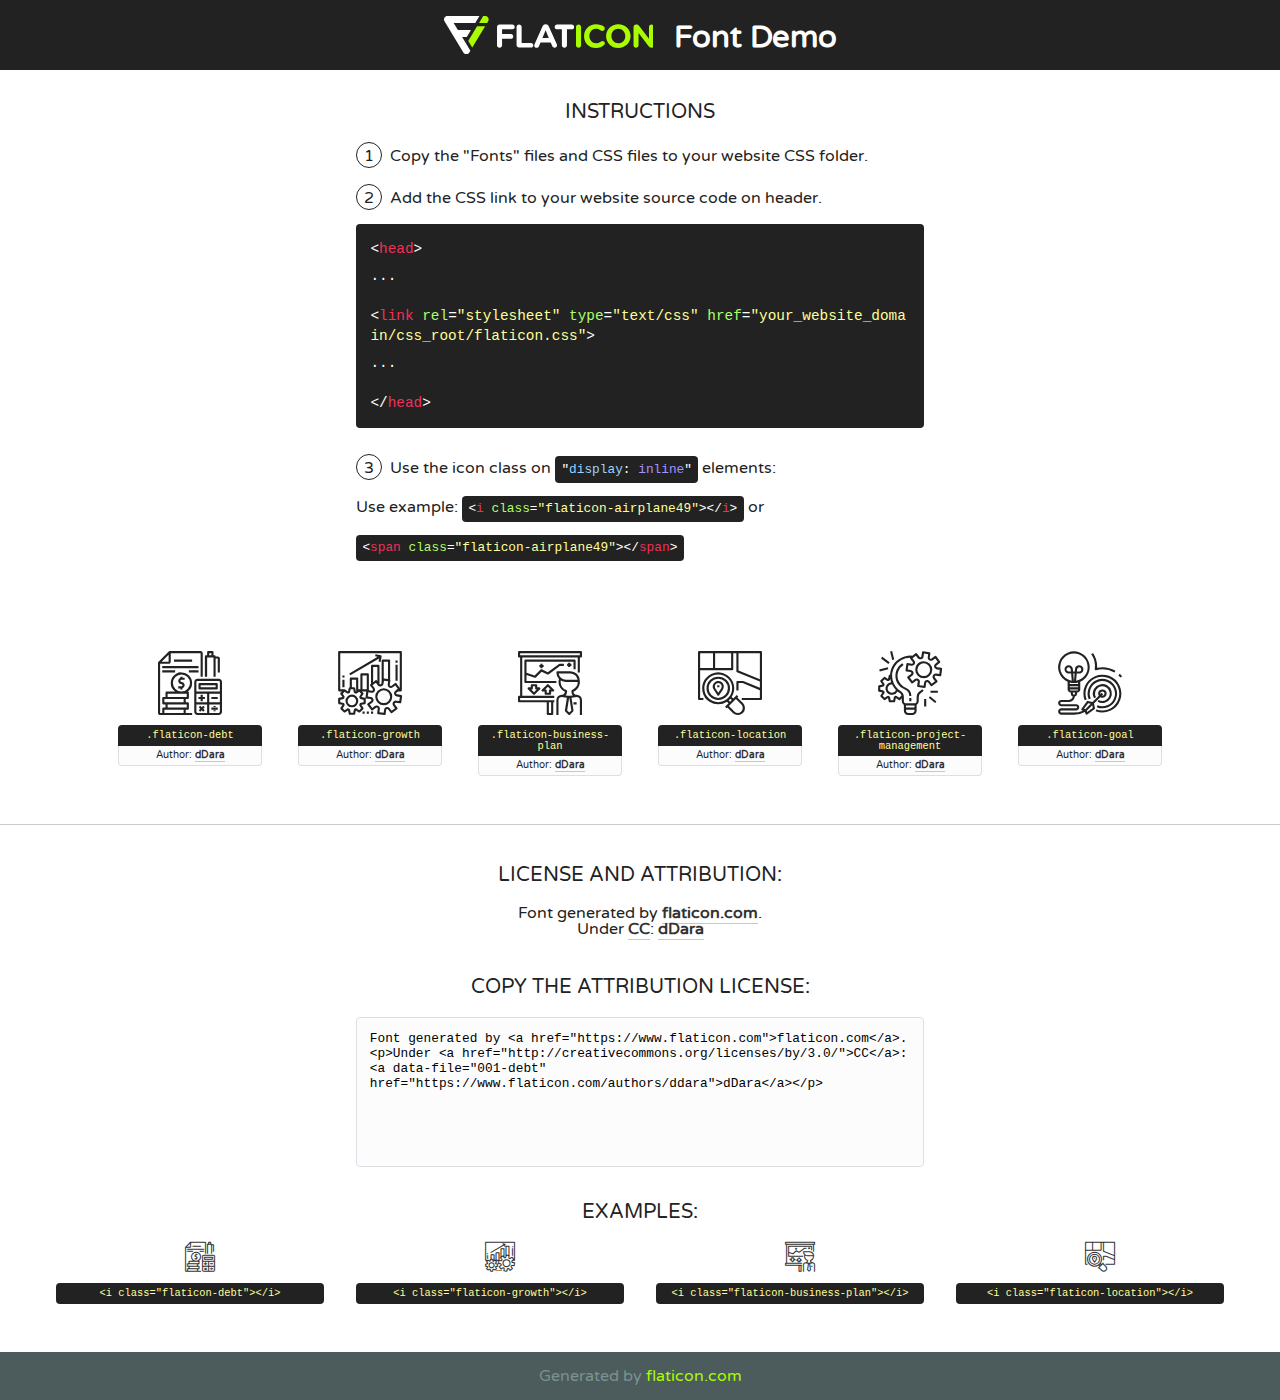
<file: fonts/flaticon/font/flaticon.html>
<!DOCTYPE html>
<!--
  Flaticon icon font: Flaticon
  Creation date: 07/10/2019 05:43
-->
<html>
<!DOCTYPE html>
<html>

<head>
    <title>Flaticon WebFont</title>
    <link href="http://fonts.googleapis.com/css?family=Varela+Round" rel="stylesheet" type="text/css" />
    <link rel="stylesheet" type="text/css" href="flaticon.css">
    <meta charset="UTF-8">
    <style>
    html, body, div, span, applet, object, iframe,
    h1, h2, h3, h4, h5, h6, p, blockquote, pre,
    a, abbr, acronym, address, big, cite, code,
    del, dfn, em, img, ins, kbd, q, s, samp,
    small, strike, strong, sub, sup, tt, var,
    b, u, i, center,
    dl, dt, dd, ol, ul, li,
    fieldset, form, label, legend,
    table, caption, tbody, tfoot, thead, tr, th, td,
    article, aside, canvas, details, embed, 
    figure, figcaption, footer, header, hgroup, 
    menu, nav, output, ruby, section, summary,
    time, mark, audio, video {
        margin: 0;
        padding: 0;
        border: 0;
        font-size: 100%;
        font: inherit;
        vertical-align: baseline;
    }
    /* HTML5 display-role reset for older browsers */
    article, aside, details, figcaption, figure, 
    footer, header, hgroup, menu, nav, section {
        display: block;
    }
    body {
        line-height: 1;
    }
    ol, ul {
        list-style: none;
    }
    blockquote, q {
        quotes: none;
    }
    blockquote:before, blockquote:after,
    q:before, q:after {
        content: '';
        content: none;
    }
    table {
        border-collapse: collapse;
        border-spacing: 0;
    }
    body {
        font-family: 'Varela Round', Helvetica, Arial, sans-serif;
        font-size: 16px;
        color: #222;
    }
    a {
        color: #333;
        border-bottom: 1px solid #a9fd00;
        font-weight: bold;
        text-decoration: none;
    }
    * {
        -moz-box-sizing: border-box;
        -webkit-box-sizing: border-box;
        box-sizing: border-box;
        margin: 0;
        padding: 0;
    }
    [class^="flaticon-"]:before, [class*=" flaticon-"]:before, [class^="flaticon-"]:after, [class*=" flaticon-"]:after {
        font-family: Flaticon;
        font-size: 30px;
        font-style: normal;
        margin-left: 20px;
        color: #333;
    }
    .wrapper {
        max-width: 600px;
        margin: auto;
        padding: 0 1em;
    }
    .title {
        font-size: 1.25em;
        text-align: center;
        margin-bottom: 1em;
        text-transform: uppercase;
    }
    header {
        text-align: center;
        background-color: #222;
        color: #fff;
        padding: 1em;
    }
    header .logo {
        width: 210px;
        height: 38px;
        display: inline-block;
        vertical-align: middle;
        margin-right: 1em;
        border: none;
    }
    header strong {
        font-size: 1.95em;
        font-weight: bold;
        vertical-align: middle;
        margin-top: 5px;
        display: inline-block;
    }
    .demo {
        margin: 2em auto;
        line-height: 1.25em;
    }
    .demo ul li {
        margin-bottom: 1em;
    }
    .demo ul li .num {
        color: #222;
        border-radius: 20px;
        display: inline-block;
        width: 26px;
        padding: 3px;
        height: 26px;
        text-align: center;
        margin-right: 0.5em;
        border: 1px solid #222;
    }
    .demo ul li code {
        background-color: #222;
        border-radius: 4px;
        padding: 0.25em 0.5em;
        display: inline-block;
        color: #fff;
        font-family: Consolas,Monaco,Lucida Console,Liberation Mono,DejaVu Sans Mono,Bitstream Vera Sans Mono,Courier New, monospace;
        font-weight: lighter;
        margin-top: 1em;
        font-size: 0.8em;
        word-break: break-all;
    }
    .demo ul li code.big {
        padding: 1em;
        font-size: 0.9em;
    }
    .demo ul li code .red {
        color: #EF3159;
    }
    .demo ul li code .green {
        color: #ACFF65;
    }
    .demo ul li code .yellow {
        color: #FFFF99;
    }
    .demo ul li code .blue {
        color: #99D3FF;
    }
    .demo ul li code .purple {
        color: #A295FF;
    }
    .demo ul li code .dots {
        margin-top: 0.5em;
        display: block;
    }
    #glyphs {
        border-bottom: 1px solid #ccc;
        padding: 2em 0;
        text-align: center;
    }
    .glyph {
        display: inline-block;
        width: 9em;
        margin: 1em;
        text-align: center;
        vertical-align: top;
        background: #FFF;
    }
    .glyph .glyph-icon {
        padding: 10px;
        display: block;
        font-family:"Flaticon";
        font-size: 64px;
        line-height: 1;
    }
    .glyph .glyph-icon:before {
        font-size: 64px;
        color: #222;
        margin-left: 0;
    }
    .class-name {
        font-size: 0.65em;
        background-color: #222;
        color: #fff;
        border-radius: 4px 4px 0 0;
        padding: 0.5em;
        color: #FFFF99;
        font-family: Consolas,Monaco,Lucida Console,Liberation Mono,DejaVu Sans Mono,Bitstream Vera Sans Mono,Courier New, monospace;
    }
    .author-name {
        font-size: 0.6em;
        background-color: #fcfcfd;
        border: 1px solid #DEDEE4;
        border-top: 0;
        border-radius: 0 0 4px 4px;
        padding: 0.5em;
    }
    .class-name:last-child {
        font-size: 10px;
        color:#888;
    }
    .class-name:last-child a {
        font-size: 10px;
        color:#555;
    }
    .class-name:last-child a:hover {
        color:#a9fd00;
    }
    .glyph > input {
        display: block;
        width: 100px;
        margin: 5px auto;
        text-align: center;
        font-size: 12px;
        cursor: text;
    }
    .glyph > input.icon-input {
        font-family:"Flaticon";
        font-size: 16px;
        margin-bottom: 10px;
    }
    .attribution .title {
        margin-top: 2em;
    }
    .attribution textarea {
        background-color: #fcfcfd;
        padding: 1em;
        border: none;
        box-shadow: none;
        border: 1px solid #DEDEE4;
        border-radius: 4px;
        resize: none;
        width: 100%;
        height: 150px;
        font-size: 0.8em;
        font-family: Consolas,Monaco,Lucida Console,Liberation Mono,DejaVu Sans Mono,Bitstream Vera Sans Mono,Courier New, monospace;
        -webkit-appearance: none;
    }
    .iconsuse {
        margin: 2em auto;
        text-align: center;
        max-width: 1200px;
    }
    .iconsuse:after {
        content: '';
        display: table;
        clear: both;
    }
    .iconsuse .image {
        float: left;
        width: 25%;
        padding: 0 1em;
    }
    .iconsuse .image p {
        margin-bottom: 1em;
    }
    .iconsuse .image span {
        display: block;
        font-size: 0.65em;
        background-color: #222;
        color: #fff;
        border-radius: 4px;
        padding: 0.5em;
        color: #FFFF99;
        margin-top: 1em;
        font-family: Consolas,Monaco,Lucida Console,Liberation Mono,DejaVu Sans Mono,Bitstream Vera Sans Mono,Courier New, monospace;
    }
    #footer {
        text-align: center;
        background-color: #4C5B5C;
        color: #7c9192;
        padding: 1em;
    }
    #footer a {
        border: none;
        color: #a9fd00;
        font-weight: normal;
    }
    @media (max-width: 960px) {
        .iconsuse .image {
            width: 50%;
        }
    }
    @media (max-width: 560px) {
        .iconsuse .image {
            width: 100%;
        }
    }
    </style>
</head>

<body class="characters-off">

    <header>
        <a href="https://www.flaticon.com" target="_blank" class="logo">
            <svg version="1.1" xmlns="http://www.w3.org/2000/svg" xmlns:xlink="http://www.w3.org/1999/xlink" xmlns:a="http://ns.adobe.com/AdobeSVGViewerExtensions/3.0/" viewBox="0 0 560.875 102.036" enable-background="new 0 0 560.875 102.036" xml:space="preserve">
                <defs>
                </defs>
                <g>
                    <g class="letters">
                        <path fill="#ffffff" d="M141.596,29.675c0-3.777,2.985-6.767,6.764-6.767h34.438c3.426,0,6.15,2.728,6.15,6.15
                        c0,3.43-2.724,6.149-6.15,6.149h-27.674v13.091h23.719c3.429,0,6.151,2.724,6.151,6.15c0,3.43-2.723,6.149-6.151,6.149h-23.719
                        v17.574c0,3.773-2.986,6.761-6.764,6.761c-3.779,0-6.764-2.989-6.764-6.761V29.675z"></path>
                        <path fill="#ffffff" d="M193.844,29.149c0-3.781,2.985-6.767,6.764-6.767c3.776,0,6.763,2.985,6.763,6.767v42.957h25.039
                        c3.426,0,6.149,2.726,6.149,6.153c0,3.425-2.723,6.15-6.149,6.15h-31.802c-3.779,0-6.764-2.986-6.764-6.768V29.149z"></path>
                        <path fill="#ffffff" d="M241.891,75.71l21.438-48.407c1.492-3.341,4.215-5.357,7.906-5.357h0.792
                        c3.686,0,6.323,2.017,7.815,5.357l21.439,48.407c0.436,0.967,0.701,1.845,0.701,2.723c0,3.602-2.809,6.501-6.414,6.501
                        c-3.161,0-5.269-1.845-6.499-4.655l-4.132-9.661h-27.059l-4.301,10.102c-1.144,2.631-3.426,4.214-6.237,4.214
                        c-3.517,0-6.24-2.81-6.24-6.325C241.1,77.64,241.451,76.677,241.891,75.71z M279.932,58.666l-8.521-20.297l-8.526,20.297H279.932
                        z"></path>
                        <path fill="#ffffff" d="M314.864,35.387H301.86c-3.429,0-6.239-2.813-6.239-6.238c0-3.429,2.811-6.24,6.239-6.24h39.533
                        c3.426,0,6.237,2.811,6.237,6.24c0,3.425-2.811,6.238-6.237,6.238h-13.001v42.785c0,3.773-2.99,6.761-6.764,6.761
                        c-3.779,0-6.764-2.989-6.764-6.761V35.387z"></path>
                        <path fill="#A9FD00" d="M352.615,29.149c0-3.781,2.985-6.767,6.767-6.767c3.774,0,6.761,2.985,6.761,6.767v49.024
                        c0,3.773-2.987,6.761-6.761,6.761c-3.781,0-6.767-2.989-6.767-6.761V29.149z"></path>
                        <path fill="#A9FD00" d="M374.132,53.836v-0.179c0-17.481,13.178-31.801,32.065-31.801c9.22,0,15.459,2.458,20.557,6.238
                        c1.402,1.054,2.637,2.985,2.637,5.357c0,3.692-2.985,6.59-6.681,6.59c-1.845,0-3.071-0.702-4.044-1.319
                        c-3.776-2.813-7.729-4.393-12.562-4.393c-10.364,0-17.831,8.611-17.831,19.154v0.173c0,10.542,7.291,19.329,17.831,19.329
                        c5.715,0,9.492-1.756,13.359-4.834c1.049-0.874,2.458-1.491,4.039-1.491c3.429,0,6.325,2.813,6.325,6.236
                        c0,2.106-1.056,3.78-2.282,4.834c-5.539,4.834-12.036,7.733-21.878,7.733C387.572,85.464,374.132,71.493,374.132,53.836z"></path>
                        <path fill="#A9FD00" d="M433.009,53.836v-0.179c0-17.481,13.79-31.801,32.766-31.801c18.981,0,32.592,14.143,32.592,31.628v0.173
                        c0,17.483-13.785,31.807-32.769,31.807C446.625,85.464,433.009,71.32,433.009,53.836z M484.224,53.836v-0.179
                        c0-10.539-7.725-19.326-18.626-19.326c-10.893,0-18.449,8.611-18.449,19.154v0.173c0,10.542,7.73,19.329,18.626,19.329
                        C476.676,72.986,484.224,64.378,484.224,53.836z"></path>
                        <path fill="#A9FD00" d="M506.233,29.321c0-3.774,2.99-6.763,6.767-6.763h1.401c3.252,0,5.183,1.583,7.029,3.953l26.093,34.265
                        V29.059c0-3.692,2.99-6.677,6.681-6.677c3.683,0,6.671,2.985,6.671,6.677v48.934c0,3.78-2.987,6.765-6.764,6.765h-0.436
                        c-3.257,0-5.188-1.581-7.034-3.953l-27.056-35.492v32.944c0,3.687-2.985,6.676-6.678,6.676c-3.683,0-6.673-2.989-6.673-6.676
                        V29.321z"></path>
                    </g>
                    <g class="insignia">
                        <path fill="#ffffff" d="M48.372,56.137h12.517l11.156-18.537H37.186L25.688,18.539h57.825L94.668,0H9.271
                        C5.925,0,2.842,1.801,1.198,4.716c-1.644,2.907-1.593,6.482,0.134,9.343l50.38,83.501c1.678,2.781,4.689,4.476,7.938,4.476
                        c3.246,0,6.257-1.695,7.935-4.476l2.898-4.804L48.372,56.137z"></path>
                        <g class="i">
                            <path fill="#A9FD00" d="M93.575,18.539h0.031v0.004l21.652,0.004l2.705-4.488c1.727-2.861,1.778-6.436,0.133-9.343
                            C116.454,1.801,113.371,0,110.026,0h-5.294L93.575,18.539z"></path>
                            <polygon fill="#A9FD00" points="88.291,27.356 64.725,66.486 75.519,84.404 109.942,27.356"></polygon>
                        </g>
                    </g>
                </g>
            </svg>
        </a>
        <strong>Font Demo</strong>
    </header>


    <section class="demo wrapper">

        <p class="title">Instructions</p>

        <ul>
            <li>
                <span class="num">1</span>Copy the "Fonts" files and CSS files to your website CSS folder.
            </li>
            <li>
                <span class="num">2</span>Add the CSS link to your website source code on header.
                <code class="big">
                    &lt;<span class="red">head</span>&gt;
                    <br/><span class="dots">...</span>
                    <br/>&lt;<span class="red">link</span> <span class="green">rel</span>=<span class="yellow">"stylesheet"</span> <span class="green">type</span>=<span class="yellow">"text/css"</span> <span class="green">href</span>=<span class="yellow">"your_website_domain/css_root/flaticon.css"</span>&gt;
                    <br/><span class="dots">...</span>
                    <br/>&lt;/<span class="red">head</span>&gt;
                </code>
            </li>

            <li>
                <p>
                    <span class="num">3</span>Use the icon class on <code>"<span class="blue">display</span>:<span class="purple"> inline</span>"</code> elements:
                    <br />
                    Use example: <code>&lt;<span class="red">i</span> <span class="green">class</span>=<span class="yellow">&quot;flaticon-airplane49&quot;</span>&gt;&lt;/<span class="red">i</span>&gt;</code> or <code>&lt;<span class="red">span</span> <span class="green">class</span>=<span class="yellow">&quot;flaticon-airplane49&quot;</span>&gt;&lt;/<span class="red">span</span>&gt;</code>
            </li>
        </ul>

    </section>




   <section id="glyphs">          
    
      
        <div class="glyph"><div class="glyph-icon flaticon-debt"></div>
            <div class="class-name">.flaticon-debt</div>
            <div class="author-name">Author: <a data-file="001-debt" href="https://www.flaticon.com/authors/ddara">dDara</a> </div> 
        </div>        
        
        <div class="glyph"><div class="glyph-icon flaticon-growth"></div>
            <div class="class-name">.flaticon-growth</div>
            <div class="author-name">Author: <a data-file="002-growth" href="https://www.flaticon.com/authors/ddara">dDara</a> </div> 
        </div>        
        
        <div class="glyph"><div class="glyph-icon flaticon-business-plan"></div>
            <div class="class-name">.flaticon-business-plan</div>
            <div class="author-name">Author: <a data-file="003-business-plan" href="https://www.flaticon.com/authors/ddara">dDara</a> </div> 
        </div>        
        
        <div class="glyph"><div class="glyph-icon flaticon-location"></div>
            <div class="class-name">.flaticon-location</div>
            <div class="author-name">Author: <a data-file="004-location" href="https://www.flaticon.com/authors/ddara">dDara</a> </div> 
        </div>        
        
        <div class="glyph"><div class="glyph-icon flaticon-project-management"></div>
            <div class="class-name">.flaticon-project-management</div>
            <div class="author-name">Author: <a data-file="005-project-management" href="https://www.flaticon.com/authors/ddara">dDara</a> </div> 
        </div>        
        
        <div class="glyph"><div class="glyph-icon flaticon-goal"></div>
            <div class="class-name">.flaticon-goal</div>
            <div class="author-name">Author: <a data-file="006-goal" href="https://www.flaticon.com/authors/ddara">dDara</a> </div> 
        </div>        
        

    </section>



    <section class="attribution wrapper"   style="text-align:center;">

      <div class="title">License and attribution:</div><div class="attrDiv">Font generated by <a href="https://www.flaticon.com">flaticon.com</a>. <div><p>Under <a href="http://creativecommons.org/licenses/by/3.0/">CC</a>: <a data-file="001-debt" href="https://www.flaticon.com/authors/ddara">dDara</a></p>  </div>
      </div>
      <div class="title">Copy the Attribution License:</div>

    <textarea onclick="this.focus();this.select();">Font generated by &lt;a href=&quot;https://www.flaticon.com&quot;&gt;flaticon.com&lt;/a&gt;. <p>Under <a href="http://creativecommons.org/licenses/by/3.0/">CC</a>: <a data-file="001-debt" href="https://www.flaticon.com/authors/ddara">dDara</a></p>  
     </textarea>

    </section>

    <section class="iconsuse">

          <div class="title">Examples:</div>            
             
            <div class="image">
                <p>
                    <i class="glyph-icon flaticon-debt"></i> 
                    <span>&lt;i class=&quot;flaticon-debt&quot;&gt;&lt;/i&gt;</span>
                </p>
            </div>
            
            <div class="image">
                <p>
                    <i class="glyph-icon flaticon-growth"></i> 
                    <span>&lt;i class=&quot;flaticon-growth&quot;&gt;&lt;/i&gt;</span>
                </p>
            </div>
            
            <div class="image">
                <p>
                    <i class="glyph-icon flaticon-business-plan"></i> 
                    <span>&lt;i class=&quot;flaticon-business-plan&quot;&gt;&lt;/i&gt;</span>
                </p>
            </div>
            
            <div class="image">
                <p>
                    <i class="glyph-icon flaticon-location"></i> 
                    <span>&lt;i class=&quot;flaticon-location&quot;&gt;&lt;/i&gt;</span>
                </p>
            </div>
                       
        </div>
                            
    </section>

<div id="footer">
    <div>Generated by <a href="https://www.flaticon.com">flaticon.com</a>
    </div>
</div>



</body>
</html>
</file>
<file: fonts/icomoon/style.css>
@font-face {
  font-family: 'icomoon';
  src:  url('fonts/icomoon.eot?10si43');
  src:  url('fonts/icomoon.eot?10si43#iefix') format('embedded-opentype'),
    url('fonts/icomoon.ttf?10si43') format('truetype'),
    url('fonts/icomoon.woff?10si43') format('woff'),
    url('fonts/icomoon.svg?10si43#icomoon') format('svg');
  font-weight: normal;
  font-style: normal;
}

[class^="icon-"], [class*=" icon-"] {
  /* use !important to prevent issues with browser extensions that change fonts */
  font-family: 'icomoon' !important;
  speak: none;
  font-style: normal;
  font-weight: normal;
  font-variant: normal;
  text-transform: none;
  line-height: 1;

  /* Better Font Rendering =========== */
  -webkit-font-smoothing: antialiased;
  -moz-osx-font-smoothing: grayscale;
}

.icon-asterisk:before {
  content: "\f069";
}
.icon-plus:before {
  content: "\f067";
}
.icon-question:before {
  content: "\f128";
}
.icon-minus:before {
  content: "\f068";
}
.icon-glass:before {
  content: "\f000";
}
.icon-music:before {
  content: "\f001";
}
.icon-search:before {
  content: "\f002";
}
.icon-envelope-o:before {
  content: "\f003";
}
.icon-heart:before {
  content: "\f004";
}
.icon-star:before {
  content: "\f005";
}
.icon-star-o:before {
  content: "\f006";
}
.icon-user:before {
  content: "\f007";
}
.icon-film:before {
  content: "\f008";
}
.icon-th-large:before {
  content: "\f009";
}
.icon-th:before {
  content: "\f00a";
}
.icon-th-list:before {
  content: "\f00b";
}
.icon-check:before {
  content: "\f00c";
}
.icon-close:before {
  content: "\f00d";
}
.icon-remove:before {
  content: "\f00d";
}
.icon-times:before {
  content: "\f00d";
}
.icon-search-plus:before {
  content: "\f00e";
}
.icon-search-minus:before {
  content: "\f010";
}
.icon-power-off:before {
  content: "\f011";
}
.icon-signal:before {
  content: "\f012";
}
.icon-cog:before {
  content: "\f013";
}
.icon-gear:before {
  content: "\f013";
}
.icon-trash-o:before {
  content: "\f014";
}
.icon-home:before {
  content: "\f015";
}
.icon-file-o:before {
  content: "\f016";
}
.icon-clock-o:before {
  content: "\f017";
}
.icon-road:before {
  content: "\f018";
}
.icon-download:before {
  content: "\f019";
}
.icon-arrow-circle-o-down:before {
  content: "\f01a";
}
.icon-arrow-circle-o-up:before {
  content: "\f01b";
}
.icon-inbox:before {
  content: "\f01c";
}
.icon-play-circle-o:before {
  content: "\f01d";
}
.icon-repeat:before {
  content: "\f01e";
}
.icon-rotate-right:before {
  content: "\f01e";
}
.icon-refresh:before {
  content: "\f021";
}
.icon-list-alt:before {
  content: "\f022";
}
.icon-lock:before {
  content: "\f023";
}
.icon-flag:before {
  content: "\f024";
}
.icon-headphones:before {
  content: "\f025";
}
.icon-volume-off:before {
  content: "\f026";
}
.icon-volume-down:before {
  content: "\f027";
}
.icon-volume-up:before {
  content: "\f028";
}
.icon-qrcode:before {
  content: "\f029";
}
.icon-barcode:before {
  content: "\f02a";
}
.icon-tag:before {
  content: "\f02b";
}
.icon-tags:before {
  content: "\f02c";
}
.icon-book:before {
  content: "\f02d";
}
.icon-bookmark:before {
  content: "\f02e";
}
.icon-print:before {
  content: "\f02f";
}
.icon-camera:before {
  content: "\f030";
}
.icon-font:before {
  content: "\f031";
}
.icon-bold:before {
  content: "\f032";
}
.icon-italic:before {
  content: "\f033";
}
.icon-text-height:before {
  content: "\f034";
}
.icon-text-width:before {
  content: "\f035";
}
.icon-align-left:before {
  content: "\f036";
}
.icon-align-center:before {
  content: "\f037";
}
.icon-align-right:before {
  content: "\f038";
}
.icon-align-justify:before {
  content: "\f039";
}
.icon-list:before {
  content: "\f03a";
}
.icon-dedent:before {
  content: "\f03b";
}
.icon-outdent:before {
  content: "\f03b";
}
.icon-indent:before {
  content: "\f03c";
}
.icon-video-camera:before {
  content: "\f03d";
}
.icon-image:before {
  content: "\f03e";
}
.icon-photo:before {
  content: "\f03e";
}
.icon-picture-o:before {
  content: "\f03e";
}
.icon-pencil:before {
  content: "\f040";
}
.icon-map-marker:before {
  content: "\f041";
}
.icon-adjust:before {
  content: "\f042";
}
.icon-tint:before {
  content: "\f043";
}
.icon-edit:before {
  content: "\f044";
}
.icon-pencil-square-o:before {
  content: "\f044";
}
.icon-share-square-o:before {
  content: "\f045";
}
.icon-check-square-o:before {
  content: "\f046";
}
.icon-arrows:before {
  content: "\f047";
}
.icon-step-backward:before {
  content: "\f048";
}
.icon-fast-backward:before {
  content: "\f049";
}
.icon-backward:before {
  content: "\f04a";
}
.icon-play:before {
  content: "\f04b";
}
.icon-pause:before {
  content: "\f04c";
}
.icon-stop:before {
  content: "\f04d";
}
.icon-forward:before {
  content: "\f04e";
}
.icon-fast-forward:before {
  content: "\f050";
}
.icon-step-forward:before {
  content: "\f051";
}
.icon-eject:before {
  content: "\f052";
}
.icon-chevron-left:before {
  content: "\f053";
}
.icon-chevron-right:before {
  content: "\f054";
}
.icon-plus-circle:before {
  content: "\f055";
}
.icon-minus-circle:before {
  content: "\f056";
}
.icon-times-circle:before {
  content: "\f057";
}
.icon-check-circle:before {
  content: "\f058";
}
.icon-question-circle:before {
  content: "\f059";
}
.icon-info-circle:before {
  content: "\f05a";
}
.icon-crosshairs:before {
  content: "\f05b";
}
.icon-times-circle-o:before {
  content: "\f05c";
}
.icon-check-circle-o:before {
  content: "\f05d";
}
.icon-ban:before {
  content: "\f05e";
}
.icon-arrow-left:before {
  content: "\f060";
}
.icon-arrow-right:before {
  content: "\f061";
}
.icon-arrow-up:before {
  content: "\f062";
}
.icon-arrow-down:before {
  content: "\f063";
}
.icon-mail-forward:before {
  content: "\f064";
}
.icon-share:before {
  content: "\f064";
}
.icon-expand:before {
  content: "\f065";
}
.icon-compress:before {
  content: "\f066";
}
.icon-exclamation-circle:before {
  content: "\f06a";
}
.icon-gift:before {
  content: "\f06b";
}
.icon-leaf:before {
  content: "\f06c";
}
.icon-fire:before {
  content: "\f06d";
}
.icon-eye:before {
  content: "\f06e";
}
.icon-eye-slash:before {
  content: "\f070";
}
.icon-exclamation-triangle:before {
  content: "\f071";
}
.icon-warning:before {
  content: "\f071";
}
.icon-plane:before {
  content: "\f072";
}
.icon-calendar:before {
  content: "\f073";
}
.icon-random:before {
  content: "\f074";
}
.icon-comment:before {
  content: "\f075";
}
.icon-magnet:before {
  content: "\f076";
}
.icon-chevron-up:before {
  content: "\f077";
}
.icon-chevron-down:before {
  content: "\f078";
}
.icon-retweet:before {
  content: "\f079";
}
.icon-shopping-cart:before {
  content: "\f07a";
}
.icon-folder:before {
  content: "\f07b";
}
.icon-folder-open:before {
  content: "\f07c";
}
.icon-arrows-v:before {
  content: "\f07d";
}
.icon-arrows-h:before {
  content: "\f07e";
}
.icon-bar-chart:before {
  content: "\f080";
}
.icon-bar-chart-o:before {
  content: "\f080";
}
.icon-twitter-square:before {
  content: "\f081";
}
.icon-facebook-square:before {
  content: "\f082";
}
.icon-camera-retro:before {
  content: "\f083";
}
.icon-key:before {
  content: "\f084";
}
.icon-cogs:before {
  content: "\f085";
}
.icon-gears:before {
  content: "\f085";
}
.icon-comments:before {
  content: "\f086";
}
.icon-thumbs-o-up:before {
  content: "\f087";
}
.icon-thumbs-o-down:before {
  content: "\f088";
}
.icon-star-half:before {
  content: "\f089";
}
.icon-heart-o:before {
  content: "\f08a";
}
.icon-sign-out:before {
  content: "\f08b";
}
.icon-linkedin-square:before {
  content: "\f08c";
}
.icon-thumb-tack:before {
  content: "\f08d";
}
.icon-external-link:before {
  content: "\f08e";
}
.icon-sign-in:before {
  content: "\f090";
}
.icon-trophy:before {
  content: "\f091";
}
.icon-github-square:before {
  content: "\f092";
}
.icon-upload:before {
  content: "\f093";
}
.icon-lemon-o:before {
  content: "\f094";
}
.icon-phone:before {
  content: "\f095";
}
.icon-square-o:before {
  content: "\f096";
}
.icon-bookmark-o:before {
  content: "\f097";
}
.icon-phone-square:before {
  content: "\f098";
}
.icon-twitter:before {
  content: "\f099";
}
.icon-facebook:before {
  content: "\f09a";
}
.icon-facebook-f:before {
  content: "\f09a";
}
.icon-github:before {
  content: "\f09b";
}
.icon-unlock:before {
  content: "\f09c";
}
.icon-credit-card:before {
  content: "\f09d";
}
.icon-feed:before {
  content: "\f09e";
}
.icon-rss:before {
  content: "\f09e";
}
.icon-hdd-o:before {
  content: "\f0a0";
}
.icon-bullhorn:before {
  content: "\f0a1";
}
.icon-bell-o:before {
  content: "\f0a2";
}
.icon-certificate:before {
  content: "\f0a3";
}
.icon-hand-o-right:before {
  content: "\f0a4";
}
.icon-hand-o-left:before {
  content: "\f0a5";
}
.icon-hand-o-up:before {
  content: "\f0a6";
}
.icon-hand-o-down:before {
  content: "\f0a7";
}
.icon-arrow-circle-left:before {
  content: "\f0a8";
}
.icon-arrow-circle-right:before {
  content: "\f0a9";
}
.icon-arrow-circle-up:before {
  content: "\f0aa";
}
.icon-arrow-circle-down:before {
  content: "\f0ab";
}
.icon-globe:before {
  content: "\f0ac";
}
.icon-wrench:before {
  content: "\f0ad";
}
.icon-tasks:before {
  content: "\f0ae";
}
.icon-filter:before {
  content: "\f0b0";
}
.icon-briefcase:before {
  content: "\f0b1";
}
.icon-arrows-alt:before {
  content: "\f0b2";
}
.icon-group:before {
  content: "\f0c0";
}
.icon-users:before {
  content: "\f0c0";
}
.icon-chain:before {
  content: "\f0c1";
}
.icon-link:before {
  content: "\f0c1";
}
.icon-cloud:before {
  content: "\f0c2";
}
.icon-flask:before {
  content: "\f0c3";
}
.icon-cut:before {
  content: "\f0c4";
}
.icon-scissors:before {
  content: "\f0c4";
}
.icon-copy:before {
  content: "\f0c5";
}
.icon-files-o:before {
  content: "\f0c5";
}
.icon-paperclip:before {
  content: "\f0c6";
}
.icon-floppy-o:before {
  content: "\f0c7";
}
.icon-save:before {
  content: "\f0c7";
}
.icon-square:before {
  content: "\f0c8";
}
.icon-bars:before {
  content: "\f0c9";
}
.icon-navicon:before {
  content: "\f0c9";
}
.icon-reorder:before {
  content: "\f0c9";
}
.icon-list-ul:before {
  content: "\f0ca";
}
.icon-list-ol:before {
  content: "\f0cb";
}
.icon-strikethrough:before {
  content: "\f0cc";
}
.icon-underline:before {
  content: "\f0cd";
}
.icon-table:before {
  content: "\f0ce";
}
.icon-magic:before {
  content: "\f0d0";
}
.icon-truck:before {
  content: "\f0d1";
}
.icon-pinterest:before {
  content: "\f0d2";
}
.icon-pinterest-square:before {
  content: "\f0d3";
}
.icon-google-plus-square:before {
  content: "\f0d4";
}
.icon-google-plus:before {
  content: "\f0d5";
}
.icon-money:before {
  content: "\f0d6";
}
.icon-caret-down:before {
  content: "\f0d7";
}
.icon-caret-up:before {
  content: "\f0d8";
}
.icon-caret-left:before {
  content: "\f0d9";
}
.icon-caret-right:before {
  content: "\f0da";
}
.icon-columns:before {
  content: "\f0db";
}
.icon-sort:before {
  content: "\f0dc";
}
.icon-unsorted:before {
  content: "\f0dc";
}
.icon-sort-desc:before {
  content: "\f0dd";
}
.icon-sort-down:before {
  content: "\f0dd";
}
.icon-sort-asc:before {
  content: "\f0de";
}
.icon-sort-up:before {
  content: "\f0de";
}
.icon-envelope:before {
  content: "\f0e0";
}
.icon-linkedin:before {
  content: "\f0e1";
}
.icon-rotate-left:before {
  content: "\f0e2";
}
.icon-undo:before {
  content: "\f0e2";
}
.icon-gavel:before {
  content: "\f0e3";
}
.icon-legal:before {
  content: "\f0e3";
}
.icon-dashboard:before {
  content: "\f0e4";
}
.icon-tachometer:before {
  content: "\f0e4";
}
.icon-comment-o:before {
  content: "\f0e5";
}
.icon-comments-o:before {
  content: "\f0e6";
}
.icon-bolt:before {
  content: "\f0e7";
}
.icon-flash:before {
  content: "\f0e7";
}
.icon-sitemap:before {
  content: "\f0e8";
}
.icon-umbrella:before {
  content: "\f0e9";
}
.icon-clipboard:before {
  content: "\f0ea";
}
.icon-paste:before {
  content: "\f0ea";
}
.icon-lightbulb-o:before {
  content: "\f0eb";
}
.icon-exchange:before {
  content: "\f0ec";
}
.icon-cloud-download:before {
  content: "\f0ed";
}
.icon-cloud-upload:before {
  content: "\f0ee";
}
.icon-user-md:before {
  content: "\f0f0";
}
.icon-stethoscope:before {
  content: "\f0f1";
}
.icon-suitcase:before {
  content: "\f0f2";
}
.icon-bell:before {
  content: "\f0f3";
}
.icon-coffee:before {
  content: "\f0f4";
}
.icon-cutlery:before {
  content: "\f0f5";
}
.icon-file-text-o:before {
  content: "\f0f6";
}
.icon-building-o:before {
  content: "\f0f7";
}
.icon-hospital-o:before {
  content: "\f0f8";
}
.icon-ambulance:before {
  content: "\f0f9";
}
.icon-medkit:before {
  content: "\f0fa";
}
.icon-fighter-jet:before {
  content: "\f0fb";
}
.icon-beer:before {
  content: "\f0fc";
}
.icon-h-square:before {
  content: "\f0fd";
}
.icon-plus-square:before {
  content: "\f0fe";
}
.icon-angle-double-left:before {
  content: "\f100";
}
.icon-angle-double-right:before {
  content: "\f101";
}
.icon-angle-double-up:before {
  content: "\f102";
}
.icon-angle-double-down:before {
  content: "\f103";
}
.icon-angle-left:before {
  content: "\f104";
}
.icon-angle-right:before {
  content: "\f105";
}
.icon-angle-up:before {
  content: "\f106";
}
.icon-angle-down:before {
  content: "\f107";
}
.icon-desktop:before {
  content: "\f108";
}
.icon-laptop:before {
  content: "\f109";
}
.icon-tablet:before {
  content: "\f10a";
}
.icon-mobile:before {
  content: "\f10b";
}
.icon-mobile-phone:before {
  content: "\f10b";
}
.icon-circle-o:before {
  content: "\f10c";
}
.icon-quote-left:before {
  content: "\f10d";
}
.icon-quote-right:before {
  content: "\f10e";
}
.icon-spinner:before {
  content: "\f110";
}
.icon-circle:before {
  content: "\f111";
}
.icon-mail-reply:before {
  content: "\f112";
}
.icon-reply:before {
  content: "\f112";
}
.icon-github-alt:before {
  content: "\f113";
}
.icon-folder-o:before {
  content: "\f114";
}
.icon-folder-open-o:before {
  content: "\f115";
}
.icon-smile-o:before {
  content: "\f118";
}
.icon-frown-o:before {
  content: "\f119";
}
.icon-meh-o:before {
  content: "\f11a";
}
.icon-gamepad:before {
  content: "\f11b";
}
.icon-keyboard-o:before {
  content: "\f11c";
}
.icon-flag-o:before {
  content: "\f11d";
}
.icon-flag-checkered:before {
  content: "\f11e";
}
.icon-terminal:before {
  content: "\f120";
}
.icon-code:before {
  content: "\f121";
}
.icon-mail-reply-all:before {
  content: "\f122";
}
.icon-reply-all:before {
  content: "\f122";
}
.icon-star-half-empty:before {
  content: "\f123";
}
.icon-star-half-full:before {
  content: "\f123";
}
.icon-star-half-o:before {
  content: "\f123";
}
.icon-location-arrow:before {
  content: "\f124";
}
.icon-crop:before {
  content: "\f125";
}
.icon-code-fork:before {
  content: "\f126";
}
.icon-chain-broken:before {
  content: "\f127";
}
.icon-unlink:before {
  content: "\f127";
}
.icon-info:before {
  content: "\f129";
}
.icon-exclamation:before {
  content: "\f12a";
}
.icon-superscript:before {
  content: "\f12b";
}
.icon-subscript:before {
  content: "\f12c";
}
.icon-eraser:before {
  content: "\f12d";
}
.icon-puzzle-piece:before {
  content: "\f12e";
}
.icon-microphone:before {
  content: "\f130";
}
.icon-microphone-slash:before {
  content: "\f131";
}
.icon-shield:before {
  content: "\f132";
}
.icon-calendar-o:before {
  content: "\f133";
}
.icon-fire-extinguisher:before {
  content: "\f134";
}
.icon-rocket:before {
  content: "\f135";
}
.icon-maxcdn:before {
  content: "\f136";
}
.icon-chevron-circle-left:before {
  content: "\f137";
}
.icon-chevron-circle-right:before {
  content: "\f138";
}
.icon-chevron-circle-up:before {
  content: "\f139";
}
.icon-chevron-circle-down:before {
  content: "\f13a";
}
.icon-html5:before {
  content: "\f13b";
}
.icon-css3:before {
  content: "\f13c";
}
.icon-anchor:before {
  content: "\f13d";
}
.icon-unlock-alt:before {
  content: "\f13e";
}
.icon-bullseye:before {
  content: "\f140";
}
.icon-ellipsis-h:before {
  content: "\f141";
}
.icon-ellipsis-v:before {
  content: "\f142";
}
.icon-rss-square:before {
  content: "\f143";
}
.icon-play-circle:before {
  content: "\f144";
}
.icon-ticket:before {
  content: "\f145";
}
.icon-minus-square:before {
  content: "\f146";
}
.icon-minus-square-o:before {
  content: "\f147";
}
.icon-level-up:before {
  content: "\f148";
}
.icon-level-down:before {
  content: "\f149";
}
.icon-check-square:before {
  content: "\f14a";
}
.icon-pencil-square:before {
  content: "\f14b";
}
.icon-external-link-square:before {
  content: "\f14c";
}
.icon-share-square:before {
  content: "\f14d";
}
.icon-compass:before {
  content: "\f14e";
}
.icon-caret-square-o-down:before {
  content: "\f150";
}
.icon-toggle-down:before {
  content: "\f150";
}
.icon-caret-square-o-up:before {
  content: "\f151";
}
.icon-toggle-up:before {
  content: "\f151";
}
.icon-caret-square-o-right:before {
  content: "\f152";
}
.icon-toggle-right:before {
  content: "\f152";
}
.icon-eur:before {
  content: "\f153";
}
.icon-euro:before {
  content: "\f153";
}
.icon-gbp:before {
  content: "\f154";
}
.icon-dollar:before {
  content: "\f155";
}
.icon-usd:before {
  content: "\f155";
}
.icon-inr:before {
  content: "\f156";
}
.icon-rupee:before {
  content: "\f156";
}
.icon-cny:before {
  content: "\f157";
}
.icon-jpy:before {
  content: "\f157";
}
.icon-rmb:before {
  content: "\f157";
}
.icon-yen:before {
  content: "\f157";
}
.icon-rouble:before {
  content: "\f158";
}
.icon-rub:before {
  content: "\f158";
}
.icon-ruble:before {
  content: "\f158";
}
.icon-krw:before {
  content: "\f159";
}
.icon-won:before {
  content: "\f159";
}
.icon-bitcoin:before {
  content: "\f15a";
}
.icon-btc:before {
  content: "\f15a";
}
.icon-file:before {
  content: "\f15b";
}
.icon-file-text:before {
  content: "\f15c";
}
.icon-sort-alpha-asc:before {
  content: "\f15d";
}
.icon-sort-alpha-desc:before {
  content: "\f15e";
}
.icon-sort-amount-asc:before {
  content: "\f160";
}
.icon-sort-amount-desc:before {
  content: "\f161";
}
.icon-sort-numeric-asc:before {
  content: "\f162";
}
.icon-sort-numeric-desc:before {
  content: "\f163";
}
.icon-thumbs-up:before {
  content: "\f164";
}
.icon-thumbs-down:before {
  content: "\f165";
}
.icon-youtube-square:before {
  content: "\f166";
}
.icon-youtube:before {
  content: "\f167";
}
.icon-xing:before {
  content: "\f168";
}
.icon-xing-square:before {
  content: "\f169";
}
.icon-youtube-play:before {
  content: "\f16a";
}
.icon-dropbox:before {
  content: "\f16b";
}
.icon-stack-overflow:before {
  content: "\f16c";
}
.icon-instagram:before {
  content: "\f16d";
}
.icon-flickr:before {
  content: "\f16e";
}
.icon-adn:before {
  content: "\f170";
}
.icon-bitbucket:before {
  content: "\f171";
}
.icon-bitbucket-square:before {
  content: "\f172";
}
.icon-tumblr:before {
  content: "\f173";
}
.icon-tumblr-square:before {
  content: "\f174";
}
.icon-long-arrow-down:before {
  content: "\f175";
}
.icon-long-arrow-up:before {
  content: "\f176";
}
.icon-long-arrow-left:before {
  content: "\f177";
}
.icon-long-arrow-right:before {
  content: "\f178";
}
.icon-apple:before {
  content: "\f179";
}
.icon-windows:before {
  content: "\f17a";
}
.icon-android:before {
  content: "\f17b";
}
.icon-linux:before {
  content: "\f17c";
}
.icon-dribbble:before {
  content: "\f17d";
}
.icon-skype:before {
  content: "\f17e";
}
.icon-foursquare:before {
  content: "\f180";
}
.icon-trello:before {
  content: "\f181";
}
.icon-female:before {
  content: "\f182";
}
.icon-male:before {
  content: "\f183";
}
.icon-gittip:before {
  content: "\f184";
}
.icon-gratipay:before {
  content: "\f184";
}
.icon-sun-o:before {
  content: "\f185";
}
.icon-moon-o:before {
  content: "\f186";
}
.icon-archive:before {
  content: "\f187";
}
.icon-bug:before {
  content: "\f188";
}
.icon-vk:before {
  content: "\f189";
}
.icon-weibo:before {
  content: "\f18a";
}
.icon-renren:before {
  content: "\f18b";
}
.icon-pagelines:before {
  content: "\f18c";
}
.icon-stack-exchange:before {
  content: "\f18d";
}
.icon-arrow-circle-o-right:before {
  content: "\f18e";
}
.icon-arrow-circle-o-left:before {
  content: "\f190";
}
.icon-caret-square-o-left:before {
  content: "\f191";
}
.icon-toggle-left:before {
  content: "\f191";
}
.icon-dot-circle-o:before {
  content: "\f192";
}
.icon-wheelchair:before {
  content: "\f193";
}
.icon-vimeo-square:before {
  content: "\f194";
}
.icon-try:before {
  content: "\f195";
}
.icon-turkish-lira:before {
  content: "\f195";
}
.icon-plus-square-o:before {
  content: "\f196";
}
.icon-space-shuttle:before {
  content: "\f197";
}
.icon-slack:before {
  content: "\f198";
}
.icon-envelope-square:before {
  content: "\f199";
}
.icon-wordpress:before {
  content: "\f19a";
}
.icon-openid:before {
  content: "\f19b";
}
.icon-bank:before {
  content: "\f19c";
}
.icon-institution:before {
  content: "\f19c";
}
.icon-university:before {
  content: "\f19c";
}
.icon-graduation-cap:before {
  content: "\f19d";
}
.icon-mortar-board:before {
  content: "\f19d";
}
.icon-yahoo:before {
  content: "\f19e";
}
.icon-google:before {
  content: "\f1a0";
}
.icon-reddit:before {
  content: "\f1a1";
}
.icon-reddit-square:before {
  content: "\f1a2";
}
.icon-stumbleupon-circle:before {
  content: "\f1a3";
}
.icon-stumbleupon:before {
  content: "\f1a4";
}
.icon-delicious:before {
  content: "\f1a5";
}
.icon-digg:before {
  content: "\f1a6";
}
.icon-pied-piper-pp:before {
  content: "\f1a7";
}
.icon-pied-piper-alt:before {
  content: "\f1a8";
}
.icon-drupal:before {
  content: "\f1a9";
}
.icon-joomla:before {
  content: "\f1aa";
}
.icon-language:before {
  content: "\f1ab";
}
.icon-fax:before {
  content: "\f1ac";
}
.icon-building:before {
  content: "\f1ad";
}
.icon-child:before {
  content: "\f1ae";
}
.icon-paw:before {
  content: "\f1b0";
}
.icon-spoon:before {
  content: "\f1b1";
}
.icon-cube:before {
  content: "\f1b2";
}
.icon-cubes:before {
  content: "\f1b3";
}
.icon-behance:before {
  content: "\f1b4";
}
.icon-behance-square:before {
  content: "\f1b5";
}
.icon-steam:before {
  content: "\f1b6";
}
.icon-steam-square:before {
  content: "\f1b7";
}
.icon-recycle:before {
  content: "\f1b8";
}
.icon-automobile:before {
  content: "\f1b9";
}
.icon-car:before {
  content: "\f1b9";
}
.icon-cab:before {
  content: "\f1ba";
}
.icon-taxi:before {
  content: "\f1ba";
}
.icon-tree:before {
  content: "\f1bb";
}
.icon-spotify:before {
  content: "\f1bc";
}
.icon-deviantart:before {
  content: "\f1bd";
}
.icon-soundcloud:before {
  content: "\f1be";
}
.icon-database:before {
  content: "\f1c0";
}
.icon-file-pdf-o:before {
  content: "\f1c1";
}
.icon-file-word-o:before {
  content: "\f1c2";
}
.icon-file-excel-o:before {
  content: "\f1c3";
}
.icon-file-powerpoint-o:before {
  content: "\f1c4";
}
.icon-file-image-o:before {
  content: "\f1c5";
}
.icon-file-photo-o:before {
  content: "\f1c5";
}
.icon-file-picture-o:before {
  content: "\f1c5";
}
.icon-file-archive-o:before {
  content: "\f1c6";
}
.icon-file-zip-o:before {
  content: "\f1c6";
}
.icon-file-audio-o:before {
  content: "\f1c7";
}
.icon-file-sound-o:before {
  content: "\f1c7";
}
.icon-file-movie-o:before {
  content: "\f1c8";
}
.icon-file-video-o:before {
  content: "\f1c8";
}
.icon-file-code-o:before {
  content: "\f1c9";
}
.icon-vine:before {
  content: "\f1ca";
}
.icon-codepen:before {
  content: "\f1cb";
}
.icon-jsfiddle:before {
  content: "\f1cc";
}
.icon-life-bouy:before {
  content: "\f1cd";
}
.icon-life-buoy:before {
  content: "\f1cd";
}
.icon-life-ring:before {
  content: "\f1cd";
}
.icon-life-saver:before {
  content: "\f1cd";
}
.icon-support:before {
  content: "\f1cd";
}
.icon-circle-o-notch:before {
  content: "\f1ce";
}
.icon-ra:before {
  content: "\f1d0";
}
.icon-rebel:before {
  content: "\f1d0";
}
.icon-resistance:before {
  content: "\f1d0";
}
.icon-empire:before {
  content: "\f1d1";
}
.icon-ge:before {
  content: "\f1d1";
}
.icon-git-square:before {
  content: "\f1d2";
}
.icon-git:before {
  content: "\f1d3";
}
.icon-hacker-news:before {
  content: "\f1d4";
}
.icon-y-combinator-square:before {
  content: "\f1d4";
}
.icon-yc-square:before {
  content: "\f1d4";
}
.icon-tencent-weibo:before {
  content: "\f1d5";
}
.icon-qq:before {
  content: "\f1d6";
}
.icon-wechat:before {
  content: "\f1d7";
}
.icon-weixin:before {
  content: "\f1d7";
}
.icon-paper-plane:before {
  content: "\f1d8";
}
.icon-send:before {
  content: "\f1d8";
}
.icon-paper-plane-o:before {
  content: "\f1d9";
}
.icon-send-o:before {
  content: "\f1d9";
}
.icon-history:before {
  content: "\f1da";
}
.icon-circle-thin:before {
  content: "\f1db";
}
.icon-header:before {
  content: "\f1dc";
}
.icon-paragraph:before {
  content: "\f1dd";
}
.icon-sliders:before {
  content: "\f1de";
}
.icon-share-alt:before {
  content: "\f1e0";
}
.icon-share-alt-square:before {
  content: "\f1e1";
}
.icon-bomb:before {
  content: "\f1e2";
}
.icon-futbol-o:before {
  content: "\f1e3";
}
.icon-soccer-ball-o:before {
  content: "\f1e3";
}
.icon-tty:before {
  content: "\f1e4";
}
.icon-binoculars:before {
  content: "\f1e5";
}
.icon-plug:before {
  content: "\f1e6";
}
.icon-slideshare:before {
  content: "\f1e7";
}
.icon-twitch:before {
  content: "\f1e8";
}
.icon-yelp:before {
  content: "\f1e9";
}
.icon-newspaper-o:before {
  content: "\f1ea";
}
.icon-wifi:before {
  content: "\f1eb";
}
.icon-calculator:before {
  content: "\f1ec";
}
.icon-paypal:before {
  content: "\f1ed";
}
.icon-google-wallet:before {
  content: "\f1ee";
}
.icon-cc-visa:before {
  content: "\f1f0";
}
.icon-cc-mastercard:before {
  content: "\f1f1";
}
.icon-cc-discover:before {
  content: "\f1f2";
}
.icon-cc-amex:before {
  content: "\f1f3";
}
.icon-cc-paypal:before {
  content: "\f1f4";
}
.icon-cc-stripe:before {
  content: "\f1f5";
}
.icon-bell-slash:before {
  content: "\f1f6";
}
.icon-bell-slash-o:before {
  content: "\f1f7";
}
.icon-trash:before {
  content: "\f1f8";
}
.icon-copyright:before {
  content: "\f1f9";
}
.icon-at:before {
  content: "\f1fa";
}
.icon-eyedropper:before {
  content: "\f1fb";
}
.icon-paint-brush:before {
  content: "\f1fc";
}
.icon-birthday-cake:before {
  content: "\f1fd";
}
.icon-area-chart:before {
  content: "\f1fe";
}
.icon-pie-chart:before {
  content: "\f200";
}
.icon-line-chart:before {
  content: "\f201";
}
.icon-lastfm:before {
  content: "\f202";
}
.icon-lastfm-square:before {
  content: "\f203";
}
.icon-toggle-off:before {
  content: "\f204";
}
.icon-toggle-on:before {
  content: "\f205";
}
.icon-bicycle:before {
  content: "\f206";
}
.icon-bus:before {
  content: "\f207";
}
.icon-ioxhost:before {
  content: "\f208";
}
.icon-angellist:before {
  content: "\f209";
}
.icon-cc:before {
  content: "\f20a";
}
.icon-ils:before {
  content: "\f20b";
}
.icon-shekel:before {
  content: "\f20b";
}
.icon-sheqel:before {
  content: "\f20b";
}
.icon-meanpath:before {
  content: "\f20c";
}
.icon-buysellads:before {
  content: "\f20d";
}
.icon-connectdevelop:before {
  content: "\f20e";
}
.icon-dashcube:before {
  content: "\f210";
}
.icon-forumbee:before {
  content: "\f211";
}
.icon-leanpub:before {
  content: "\f212";
}
.icon-sellsy:before {
  content: "\f213";
}
.icon-shirtsinbulk:before {
  content: "\f214";
}
.icon-simplybuilt:before {
  content: "\f215";
}
.icon-skyatlas:before {
  content: "\f216";
}
.icon-cart-plus:before {
  content: "\f217";
}
.icon-cart-arrow-down:before {
  content: "\f218";
}
.icon-diamond:before {
  content: "\f219";
}
.icon-ship:before {
  content: "\f21a";
}
.icon-user-secret:before {
  content: "\f21b";
}
.icon-motorcycle:before {
  content: "\f21c";
}
.icon-street-view:before {
  content: "\f21d";
}
.icon-heartbeat:before {
  content: "\f21e";
}
.icon-venus:before {
  content: "\f221";
}
.icon-mars:before {
  content: "\f222";
}
.icon-mercury:before {
  content: "\f223";
}
.icon-intersex:before {
  content: "\f224";
}
.icon-transgender:before {
  content: "\f224";
}
.icon-transgender-alt:before {
  content: "\f225";
}
.icon-venus-double:before {
  content: "\f226";
}
.icon-mars-double:before {
  content: "\f227";
}
.icon-venus-mars:before {
  content: "\f228";
}
.icon-mars-stroke:before {
  content: "\f229";
}
.icon-mars-stroke-v:before {
  content: "\f22a";
}
.icon-mars-stroke-h:before {
  content: "\f22b";
}
.icon-neuter:before {
  content: "\f22c";
}
.icon-genderless:before {
  content: "\f22d";
}
.icon-facebook-official:before {
  content: "\f230";
}
.icon-pinterest-p:before {
  content: "\f231";
}
.icon-whatsapp:before {
  content: "\f232";
}
.icon-server:before {
  content: "\f233";
}
.icon-user-plus:before {
  content: "\f234";
}
.icon-user-times:before {
  content: "\f235";
}
.icon-bed:before {
  content: "\f236";
}
.icon-hotel:before {
  content: "\f236";
}
.icon-viacoin:before {
  content: "\f237";
}
.icon-train:before {
  content: "\f238";
}
.icon-subway:before {
  content: "\f239";
}
.icon-medium:before {
  content: "\f23a";
}
.icon-y-combinator:before {
  content: "\f23b";
}
.icon-yc:before {
  content: "\f23b";
}
.icon-optin-monster:before {
  content: "\f23c";
}
.icon-opencart:before {
  content: "\f23d";
}
.icon-expeditedssl:before {
  content: "\f23e";
}
.icon-battery:before {
  content: "\f240";
}
.icon-battery-4:before {
  content: "\f240";
}
.icon-battery-full:before {
  content: "\f240";
}
.icon-battery-3:before {
  content: "\f241";
}
.icon-battery-three-quarters:before {
  content: "\f241";
}
.icon-battery-2:before {
  content: "\f242";
}
.icon-battery-half:before {
  content: "\f242";
}
.icon-battery-1:before {
  content: "\f243";
}
.icon-battery-quarter:before {
  content: "\f243";
}
.icon-battery-0:before {
  content: "\f244";
}
.icon-battery-empty:before {
  content: "\f244";
}
.icon-mouse-pointer:before {
  content: "\f245";
}
.icon-i-cursor:before {
  content: "\f246";
}
.icon-object-group:before {
  content: "\f247";
}
.icon-object-ungroup:before {
  content: "\f248";
}
.icon-sticky-note:before {
  content: "\f249";
}
.icon-sticky-note-o:before {
  content: "\f24a";
}
.icon-cc-jcb:before {
  content: "\f24b";
}
.icon-cc-diners-club:before {
  content: "\f24c";
}
.icon-clone:before {
  content: "\f24d";
}
.icon-balance-scale:before {
  content: "\f24e";
}
.icon-hourglass-o:before {
  content: "\f250";
}
.icon-hourglass-1:before {
  content: "\f251";
}
.icon-hourglass-start:before {
  content: "\f251";
}
.icon-hourglass-2:before {
  content: "\f252";
}
.icon-hourglass-half:before {
  content: "\f252";
}
.icon-hourglass-3:before {
  content: "\f253";
}
.icon-hourglass-end:before {
  content: "\f253";
}
.icon-hourglass:before {
  content: "\f254";
}
.icon-hand-grab-o:before {
  content: "\f255";
}
.icon-hand-rock-o:before {
  content: "\f255";
}
.icon-hand-paper-o:before {
  content: "\f256";
}
.icon-hand-stop-o:before {
  content: "\f256";
}
.icon-hand-scissors-o:before {
  content: "\f257";
}
.icon-hand-lizard-o:before {
  content: "\f258";
}
.icon-hand-spock-o:before {
  content: "\f259";
}
.icon-hand-pointer-o:before {
  content: "\f25a";
}
.icon-hand-peace-o:before {
  content: "\f25b";
}
.icon-trademark:before {
  content: "\f25c";
}
.icon-registered:before {
  content: "\f25d";
}
.icon-creative-commons:before {
  content: "\f25e";
}
.icon-gg:before {
  content: "\f260";
}
.icon-gg-circle:before {
  content: "\f261";
}
.icon-tripadvisor:before {
  content: "\f262";
}
.icon-odnoklassniki:before {
  content: "\f263";
}
.icon-odnoklassniki-square:before {
  content: "\f264";
}
.icon-get-pocket:before {
  content: "\f265";
}
.icon-wikipedia-w:before {
  content: "\f266";
}
.icon-safari:before {
  content: "\f267";
}
.icon-chrome:before {
  content: "\f268";
}
.icon-firefox:before {
  content: "\f269";
}
.icon-opera:before {
  content: "\f26a";
}
.icon-internet-explorer:before {
  content: "\f26b";
}
.icon-television:before {
  content: "\f26c";
}
.icon-tv:before {
  content: "\f26c";
}
.icon-contao:before {
  content: "\f26d";
}
.icon-500px:before {
  content: "\f26e";
}
.icon-amazon:before {
  content: "\f270";
}
.icon-calendar-plus-o:before {
  content: "\f271";
}
.icon-calendar-minus-o:before {
  content: "\f272";
}
.icon-calendar-times-o:before {
  content: "\f273";
}
.icon-calendar-check-o:before {
  content: "\f274";
}
.icon-industry:before {
  content: "\f275";
}
.icon-map-pin:before {
  content: "\f276";
}
.icon-map-signs:before {
  content: "\f277";
}
.icon-map-o:before {
  content: "\f278";
}
.icon-map:before {
  content: "\f279";
}
.icon-commenting:before {
  content: "\f27a";
}
.icon-commenting-o:before {
  content: "\f27b";
}
.icon-houzz:before {
  content: "\f27c";
}
.icon-vimeo:before {
  content: "\f27d";
}
.icon-black-tie:before {
  content: "\f27e";
}
.icon-fonticons:before {
  content: "\f280";
}
.icon-reddit-alien:before {
  content: "\f281";
}
.icon-edge:before {
  content: "\f282";
}
.icon-credit-card-alt:before {
  content: "\f283";
}
.icon-codiepie:before {
  content: "\f284";
}
.icon-modx:before {
  content: "\f285";
}
.icon-fort-awesome:before {
  content: "\f286";
}
.icon-usb:before {
  content: "\f287";
}
.icon-product-hunt:before {
  content: "\f288";
}
.icon-mixcloud:before {
  content: "\f289";
}
.icon-scribd:before {
  content: "\f28a";
}
.icon-pause-circle:before {
  content: "\f28b";
}
.icon-pause-circle-o:before {
  content: "\f28c";
}
.icon-stop-circle:before {
  content: "\f28d";
}
.icon-stop-circle-o:before {
  content: "\f28e";
}
.icon-shopping-bag:before {
  content: "\f290";
}
.icon-shopping-basket:before {
  content: "\f291";
}
.icon-hashtag:before {
  content: "\f292";
}
.icon-bluetooth:before {
  content: "\f293";
}
.icon-bluetooth-b:before {
  content: "\f294";
}
.icon-percent:before {
  content: "\f295";
}
.icon-gitlab:before {
  content: "\f296";
}
.icon-wpbeginner:before {
  content: "\f297";
}
.icon-wpforms:before {
  content: "\f298";
}
.icon-envira:before {
  content: "\f299";
}
.icon-universal-access:before {
  content: "\f29a";
}
.icon-wheelchair-alt:before {
  content: "\f29b";
}
.icon-question-circle-o:before {
  content: "\f29c";
}
.icon-blind:before {
  content: "\f29d";
}
.icon-audio-description:before {
  content: "\f29e";
}
.icon-volume-control-phone:before {
  content: "\f2a0";
}
.icon-braille:before {
  content: "\f2a1";
}
.icon-assistive-listening-systems:before {
  content: "\f2a2";
}
.icon-american-sign-language-interpreting:before {
  content: "\f2a3";
}
.icon-asl-interpreting:before {
  content: "\f2a3";
}
.icon-deaf:before {
  content: "\f2a4";
}
.icon-deafness:before {
  content: "\f2a4";
}
.icon-hard-of-hearing:before {
  content: "\f2a4";
}
.icon-glide:before {
  content: "\f2a5";
}
.icon-glide-g:before {
  content: "\f2a6";
}
.icon-sign-language:before {
  content: "\f2a7";
}
.icon-signing:before {
  content: "\f2a7";
}
.icon-low-vision:before {
  content: "\f2a8";
}
.icon-viadeo:before {
  content: "\f2a9";
}
.icon-viadeo-square:before {
  content: "\f2aa";
}
.icon-snapchat:before {
  content: "\f2ab";
}
.icon-snapchat-ghost:before {
  content: "\f2ac";
}
.icon-snapchat-square:before {
  content: "\f2ad";
}
.icon-pied-piper:before {
  content: "\f2ae";
}
.icon-first-order:before {
  content: "\f2b0";
}
.icon-yoast:before {
  content: "\f2b1";
}
.icon-themeisle:before {
  content: "\f2b2";
}
.icon-google-plus-circle:before {
  content: "\f2b3";
}
.icon-google-plus-official:before {
  content: "\f2b3";
}
.icon-fa:before {
  content: "\f2b4";
}
.icon-font-awesome:before {
  content: "\f2b4";
}
.icon-handshake-o:before {
  content: "\f2b5";
}
.icon-envelope-open:before {
  content: "\f2b6";
}
.icon-envelope-open-o:before {
  content: "\f2b7";
}
.icon-linode:before {
  content: "\f2b8";
}
.icon-address-book:before {
  content: "\f2b9";
}
.icon-address-book-o:before {
  content: "\f2ba";
}
.icon-address-card:before {
  content: "\f2bb";
}
.icon-vcard:before {
  content: "\f2bb";
}
.icon-address-card-o:before {
  content: "\f2bc";
}
.icon-vcard-o:before {
  content: "\f2bc";
}
.icon-user-circle:before {
  content: "\f2bd";
}
.icon-user-circle-o:before {
  content: "\f2be";
}
.icon-user-o:before {
  content: "\f2c0";
}
.icon-id-badge:before {
  content: "\f2c1";
}
.icon-drivers-license:before {
  content: "\f2c2";
}
.icon-id-card:before {
  content: "\f2c2";
}
.icon-drivers-license-o:before {
  content: "\f2c3";
}
.icon-id-card-o:before {
  content: "\f2c3";
}
.icon-quora:before {
  content: "\f2c4";
}
.icon-free-code-camp:before {
  content: "\f2c5";
}
.icon-telegram:before {
  content: "\f2c6";
}
.icon-thermometer:before {
  content: "\f2c7";
}
.icon-thermometer-4:before {
  content: "\f2c7";
}
.icon-thermometer-full:before {
  content: "\f2c7";
}
.icon-thermometer-3:before {
  content: "\f2c8";
}
.icon-thermometer-three-quarters:before {
  content: "\f2c8";
}
.icon-thermometer-2:before {
  content: "\f2c9";
}
.icon-thermometer-half:before {
  content: "\f2c9";
}
.icon-thermometer-1:before {
  content: "\f2ca";
}
.icon-thermometer-quarter:before {
  content: "\f2ca";
}
.icon-thermometer-0:before {
  content: "\f2cb";
}
.icon-thermometer-empty:before {
  content: "\f2cb";
}
.icon-shower:before {
  content: "\f2cc";
}
.icon-bath:before {
  content: "\f2cd";
}
.icon-bathtub:before {
  content: "\f2cd";
}
.icon-s15:before {
  content: "\f2cd";
}
.icon-podcast:before {
  content: "\f2ce";
}
.icon-window-maximize:before {
  content: "\f2d0";
}
.icon-window-minimize:before {
  content: "\f2d1";
}
.icon-window-restore:before {
  content: "\f2d2";
}
.icon-times-rectangle:before {
  content: "\f2d3";
}
.icon-window-close:before {
  content: "\f2d3";
}
.icon-times-rectangle-o:before {
  content: "\f2d4";
}
.icon-window-close-o:before {
  content: "\f2d4";
}
.icon-bandcamp:before {
  content: "\f2d5";
}
.icon-grav:before {
  content: "\f2d6";
}
.icon-etsy:before {
  content: "\f2d7";
}
.icon-imdb:before {
  content: "\f2d8";
}
.icon-ravelry:before {
  content: "\f2d9";
}
.icon-eercast:before {
  content: "\f2da";
}
.icon-microchip:before {
  content: "\f2db";
}
.icon-snowflake-o:before {
  content: "\f2dc";
}
.icon-superpowers:before {
  content: "\f2dd";
}
.icon-wpexplorer:before {
  content: "\f2de";
}
.icon-meetup:before {
  content: "\f2e0";
}
.icon-3d_rotation:before {
  content: "\e84d";
}
.icon-ac_unit:before {
  content: "\eb3b";
}
.icon-alarm:before {
  content: "\e855";
}
.icon-access_alarms:before {
  content: "\e191";
}
.icon-schedule:before {
  content: "\e8b5";
}
.icon-accessibility:before {
  content: "\e84e";
}
.icon-accessible:before {
  content: "\e914";
}
.icon-account_balance:before {
  content: "\e84f";
}
.icon-account_balance_wallet:before {
  content: "\e850";
}
.icon-account_box:before {
  content: "\e851";
}
.icon-account_circle:before {
  content: "\e853";
}
.icon-adb:before {
  content: "\e60e";
}
.icon-add:before {
  content: "\e145";
}
.icon-add_a_photo:before {
  content: "\e439";
}
.icon-alarm_add:before {
  content: "\e856";
}
.icon-add_alert:before {
  content: "\e003";
}
.icon-add_box:before {
  content: "\e146";
}
.icon-add_circle:before {
  content: "\e147";
}
.icon-control_point:before {
  content: "\e3ba";
}
.icon-add_location:before {
  content: "\e567";
}
.icon-add_shopping_cart:before {
  content: "\e854";
}
.icon-queue:before {
  content: "\e03c";
}
.icon-add_to_queue:before {
  content: "\e05c";
}
.icon-adjust2:before {
  content: "\e39e";
}
.icon-airline_seat_flat:before {
  content: "\e630";
}
.icon-airline_seat_flat_angled:before {
  content: "\e631";
}
.icon-airline_seat_individual_suite:before {
  content: "\e632";
}
.icon-airline_seat_legroom_extra:before {
  content: "\e633";
}
.icon-airline_seat_legroom_normal:before {
  content: "\e634";
}
.icon-airline_seat_legroom_reduced:before {
  content: "\e635";
}
.icon-airline_seat_recline_extra:before {
  content: "\e636";
}
.icon-airline_seat_recline_normal:before {
  content: "\e637";
}
.icon-flight:before {
  content: "\e539";
}
.icon-airplanemode_inactive:before {
  content: "\e194";
}
.icon-airplay:before {
  content: "\e055";
}
.icon-airport_shuttle:before {
  content: "\eb3c";
}
.icon-alarm_off:before {
  content: "\e857";
}
.icon-alarm_on:before {
  content: "\e858";
}
.icon-album:before {
  content: "\e019";
}
.icon-all_inclusive:before {
  content: "\eb3d";
}
.icon-all_out:before {
  content: "\e90b";
}
.icon-android2:before {
  content: "\e859";
}
.icon-announcement:before {
  content: "\e85a";
}
.icon-apps:before {
  content: "\e5c3";
}
.icon-archive2:before {
  content: "\e149";
}
.icon-arrow_back:before {
  content: "\e5c4";
}
.icon-arrow_downward:before {
  content: "\e5db";
}
.icon-arrow_drop_down:before {
  content: "\e5c5";
}
.icon-arrow_drop_down_circle:before {
  content: "\e5c6";
}
.icon-arrow_drop_up:before {
  content: "\e5c7";
}
.icon-arrow_forward:before {
  content: "\e5c8";
}
.icon-arrow_upward:before {
  content: "\e5d8";
}
.icon-art_track:before {
  content: "\e060";
}
.icon-aspect_ratio:before {
  content: "\e85b";
}
.icon-poll:before {
  content: "\e801";
}
.icon-assignment:before {
  content: "\e85d";
}
.icon-assignment_ind:before {
  content: "\e85e";
}
.icon-assignment_late:before {
  content: "\e85f";
}
.icon-assignment_return:before {
  content: "\e860";
}
.icon-assignment_returned:before {
  content: "\e861";
}
.icon-assignment_turned_in:before {
  content: "\e862";
}
.icon-assistant:before {
  content: "\e39f";
}
.icon-flag2:before {
  content: "\e153";
}
.icon-attach_file:before {
  content: "\e226";
}
.icon-attach_money:before {
  content: "\e227";
}
.icon-attachment:before {
  content: "\e2bc";
}
.icon-audiotrack:before {
  content: "\e3a1";
}
.icon-autorenew:before {
  content: "\e863";
}
.icon-av_timer:before {
  content: "\e01b";
}
.icon-backspace:before {
  content: "\e14a";
}
.icon-cloud_upload:before {
  content: "\e2c3";
}
.icon-battery_alert:before {
  content: "\e19c";
}
.icon-battery_charging_full:before {
  content: "\e1a3";
}
.icon-battery_std:before {
  content: "\e1a5";
}
.icon-battery_unknown:before {
  content: "\e1a6";
}
.icon-beach_access:before {
  content: "\eb3e";
}
.icon-beenhere:before {
  content: "\e52d";
}
.icon-block:before {
  content: "\e14b";
}
.icon-bluetooth2:before {
  content: "\e1a7";
}
.icon-bluetooth_searching:before {
  content: "\e1aa";
}
.icon-bluetooth_connected:before {
  content: "\e1a8";
}
.icon-bluetooth_disabled:before {
  content: "\e1a9";
}
.icon-blur_circular:before {
  content: "\e3a2";
}
.icon-blur_linear:before {
  content: "\e3a3";
}
.icon-blur_off:before {
  content: "\e3a4";
}
.icon-blur_on:before {
  content: "\e3a5";
}
.icon-class:before {
  content: "\e86e";
}
.icon-turned_in:before {
  content: "\e8e6";
}
.icon-turned_in_not:before {
  content: "\e8e7";
}
.icon-border_all:before {
  content: "\e228";
}
.icon-border_bottom:before {
  content: "\e229";
}
.icon-border_clear:before {
  content: "\e22a";
}
.icon-border_color:before {
  content: "\e22b";
}
.icon-border_horizontal:before {
  content: "\e22c";
}
.icon-border_inner:before {
  content: "\e22d";
}
.icon-border_left:before {
  content: "\e22e";
}
.icon-border_outer:before {
  content: "\e22f";
}
.icon-border_right:before {
  content: "\e230";
}
.icon-border_style:before {
  content: "\e231";
}
.icon-border_top:before {
  content: "\e232";
}
.icon-border_vertical:before {
  content: "\e233";
}
.icon-branding_watermark:before {
  content: "\e06b";
}
.icon-brightness_1:before {
  content: "\e3a6";
}
.icon-brightness_2:before {
  content: "\e3a7";
}
.icon-brightness_3:before {
  content: "\e3a8";
}
.icon-brightness_4:before {
  content: "\e3a9";
}
.icon-brightness_low:before {
  content: "\e1ad";
}
.icon-brightness_medium:before {
  content: "\e1ae";
}
.icon-brightness_high:before {
  content: "\e1ac";
}
.icon-brightness_auto:before {
  content: "\e1ab";
}
.icon-broken_image:before {
  content: "\e3ad";
}
.icon-brush:before {
  content: "\e3ae";
}
.icon-bubble_chart:before {
  content: "\e6dd";
}
.icon-bug_report:before {
  content: "\e868";
}
.icon-build:before {
  content: "\e869";
}
.icon-burst_mode:before {
  content: "\e43c";
}
.icon-domain:before {
  content: "\e7ee";
}
.icon-business_center:before {
  content: "\eb3f";
}
.icon-cached:before {
  content: "\e86a";
}
.icon-cake:before {
  content: "\e7e9";
}
.icon-phone2:before {
  content: "\e0cd";
}
.icon-call_end:before {
  content: "\e0b1";
}
.icon-call_made:before {
  content: "\e0b2";
}
.icon-merge_type:before {
  content: "\e252";
}
.icon-call_missed:before {
  content: "\e0b4";
}
.icon-call_missed_outgoing:before {
  content: "\e0e4";
}
.icon-call_received:before {
  content: "\e0b5";
}
.icon-call_split:before {
  content: "\e0b6";
}
.icon-call_to_action:before {
  content: "\e06c";
}
.icon-camera2:before {
  content: "\e3af";
}
.icon-photo_camera:before {
  content: "\e412";
}
.icon-camera_enhance:before {
  content: "\e8fc";
}
.icon-camera_front:before {
  content: "\e3b1";
}
.icon-camera_rear:before {
  content: "\e3b2";
}
.icon-camera_roll:before {
  content: "\e3b3";
}
.icon-cancel:before {
  content: "\e5c9";
}
.icon-redeem:before {
  content: "\e8b1";
}
.icon-card_membership:before {
  content: "\e8f7";
}
.icon-card_travel:before {
  content: "\e8f8";
}
.icon-casino:before {
  content: "\eb40";
}
.icon-cast:before {
  content: "\e307";
}
.icon-cast_connected:before {
  content: "\e308";
}
.icon-center_focus_strong:before {
  content: "\e3b4";
}
.icon-center_focus_weak:before {
  content: "\e3b5";
}
.icon-change_history:before {
  content: "\e86b";
}
.icon-chat:before {
  content: "\e0b7";
}
.icon-chat_bubble:before {
  content: "\e0ca";
}
.icon-chat_bubble_outline:before {
  content: "\e0cb";
}
.icon-check2:before {
  content: "\e5ca";
}
.icon-check_box:before {
  content: "\e834";
}
.icon-check_box_outline_blank:before {
  content: "\e835";
}
.icon-check_circle:before {
  content: "\e86c";
}
.icon-navigate_before:before {
  content: "\e408";
}
.icon-navigate_next:before {
  content: "\e409";
}
.icon-child_care:before {
  content: "\eb41";
}
.icon-child_friendly:before {
  content: "\eb42";
}
.icon-chrome_reader_mode:before {
  content: "\e86d";
}
.icon-close2:before {
  content: "\e5cd";
}
.icon-clear_all:before {
  content: "\e0b8";
}
.icon-closed_caption:before {
  content: "\e01c";
}
.icon-wb_cloudy:before {
  content: "\e42d";
}
.icon-cloud_circle:before {
  content: "\e2be";
}
.icon-cloud_done:before {
  content: "\e2bf";
}
.icon-cloud_download:before {
  content: "\e2c0";
}
.icon-cloud_off:before {
  content: "\e2c1";
}
.icon-cloud_queue:before {
  content: "\e2c2";
}
.icon-code2:before {
  content: "\e86f";
}
.icon-photo_library:before {
  content: "\e413";
}
.icon-collections_bookmark:before {
  content: "\e431";
}
.icon-palette:before {
  content: "\e40a";
}
.icon-colorize:before {
  content: "\e3b8";
}
.icon-comment2:before {
  content: "\e0b9";
}
.icon-compare:before {
  content: "\e3b9";
}
.icon-compare_arrows:before {
  content: "\e915";
}
.icon-laptop2:before {
  content: "\e31e";
}
.icon-confirmation_number:before {
  content: "\e638";
}
.icon-contact_mail:before {
  content: "\e0d0";
}
.icon-contact_phone:before {
  content: "\e0cf";
}
.icon-contacts:before {
  content: "\e0ba";
}
.icon-content_copy:before {
  content: "\e14d";
}
.icon-content_cut:before {
  content: "\e14e";
}
.icon-content_paste:before {
  content: "\e14f";
}
.icon-control_point_duplicate:before {
  content: "\e3bb";
}
.icon-copyright2:before {
  content: "\e90c";
}
.icon-mode_edit:before {
  content: "\e254";
}
.icon-create_new_folder:before {
  content: "\e2cc";
}
.icon-payment:before {
  content: "\e8a1";
}
.icon-crop2:before {
  content: "\e3be";
}
.icon-crop_16_9:before {
  content: "\e3bc";
}
.icon-crop_3_2:before {
  content: "\e3bd";
}
.icon-crop_landscape:before {
  content: "\e3c3";
}
.icon-crop_7_5:before {
  content: "\e3c0";
}
.icon-crop_din:before {
  content: "\e3c1";
}
.icon-crop_free:before {
  content: "\e3c2";
}
.icon-crop_original:before {
  content: "\e3c4";
}
.icon-crop_portrait:before {
  content: "\e3c5";
}
.icon-crop_rotate:before {
  content: "\e437";
}
.icon-crop_square:before {
  content: "\e3c6";
}
.icon-dashboard2:before {
  content: "\e871";
}
.icon-data_usage:before {
  content: "\e1af";
}
.icon-date_range:before {
  content: "\e916";
}
.icon-dehaze:before {
  content: "\e3c7";
}
.icon-delete:before {
  content: "\e872";
}
.icon-delete_forever:before {
  content: "\e92b";
}
.icon-delete_sweep:before {
  content: "\e16c";
}
.icon-description:before {
  content: "\e873";
}
.icon-desktop_mac:before {
  content: "\e30b";
}
.icon-desktop_windows:before {
  content: "\e30c";
}
.icon-details:before {
  content: "\e3c8";
}
.icon-developer_board:before {
  content: "\e30d";
}
.icon-developer_mode:before {
  content: "\e1b0";
}
.icon-device_hub:before {
  content: "\e335";
}
.icon-phonelink:before {
  content: "\e326";
}
.icon-devices_other:before {
  content: "\e337";
}
.icon-dialer_sip:before {
  content: "\e0bb";
}
.icon-dialpad:before {
  content: "\e0bc";
}
.icon-directions:before {
  content: "\e52e";
}
.icon-directions_bike:before {
  content: "\e52f";
}
.icon-directions_boat:before {
  content: "\e532";
}
.icon-directions_bus:before {
  content: "\e530";
}
.icon-directions_car:before {
  content: "\e531";
}
.icon-directions_railway:before {
  content: "\e534";
}
.icon-directions_run:before {
  content: "\e566";
}
.icon-directions_transit:before {
  content: "\e535";
}
.icon-directions_walk:before {
  content: "\e536";
}
.icon-disc_full:before {
  content: "\e610";
}
.icon-dns:before {
  content: "\e875";
}
.icon-not_interested:before {
  content: "\e033";
}
.icon-do_not_disturb_alt:before {
  content: "\e611";
}
.icon-do_not_disturb_off:before {
  content: "\e643";
}
.icon-remove_circle:before {
  content: "\e15c";
}
.icon-dock:before {
  content: "\e30e";
}
.icon-done:before {
  content: "\e876";
}
.icon-done_all:before {
  content: "\e877";
}
.icon-donut_large:before {
  content: "\e917";
}
.icon-donut_small:before {
  content: "\e918";
}
.icon-drafts:before {
  content: "\e151";
}
.icon-drag_handle:before {
  content: "\e25d";
}
.icon-time_to_leave:before {
  content: "\e62c";
}
.icon-dvr:before {
  content: "\e1b2";
}
.icon-edit_location:before {
  content: "\e568";
}
.icon-eject2:before {
  content: "\e8fb";
}
.icon-markunread:before {
  content: "\e159";
}
.icon-enhanced_encryption:before {
  content: "\e63f";
}
.icon-equalizer:before {
  content: "\e01d";
}
.icon-error:before {
  content: "\e000";
}
.icon-error_outline:before {
  content: "\e001";
}
.icon-euro_symbol:before {
  content: "\e926";
}
.icon-ev_station:before {
  content: "\e56d";
}
.icon-insert_invitation:before {
  content: "\e24f";
}
.icon-event_available:before {
  content: "\e614";
}
.icon-event_busy:before {
  content: "\e615";
}
.icon-event_note:before {
  content: "\e616";
}
.icon-event_seat:before {
  content: "\e903";
}
.icon-exit_to_app:before {
  content: "\e879";
}
.icon-expand_less:before {
  content: "\e5ce";
}
.icon-expand_more:before {
  content: "\e5cf";
}
.icon-explicit:before {
  content: "\e01e";
}
.icon-explore:before {
  content: "\e87a";
}
.icon-exposure:before {
  content: "\e3ca";
}
.icon-exposure_neg_1:before {
  content: "\e3cb";
}
.icon-exposure_neg_2:before {
  content: "\e3cc";
}
.icon-exposure_plus_1:before {
  content: "\e3cd";
}
.icon-exposure_plus_2:before {
  content: "\e3ce";
}
.icon-exposure_zero:before {
  content: "\e3cf";
}
.icon-extension:before {
  content: "\e87b";
}
.icon-face:before {
  content: "\e87c";
}
.icon-fast_forward:before {
  content: "\e01f";
}
.icon-fast_rewind:before {
  content: "\e020";
}
.icon-favorite:before {
  content: "\e87d";
}
.icon-favorite_border:before {
  content: "\e87e";
}
.icon-featured_play_list:before {
  content: "\e06d";
}
.icon-featured_video:before {
  content: "\e06e";
}
.icon-sms_failed:before {
  content: "\e626";
}
.icon-fiber_dvr:before {
  content: "\e05d";
}
.icon-fiber_manual_record:before {
  content: "\e061";
}
.icon-fiber_new:before {
  content: "\e05e";
}
.icon-fiber_pin:before {
  content: "\e06a";
}
.icon-fiber_smart_record:before {
  content: "\e062";
}
.icon-get_app:before {
  content: "\e884";
}
.icon-file_upload:before {
  content: "\e2c6";
}
.icon-filter2:before {
  content: "\e3d3";
}
.icon-filter_1:before {
  content: "\e3d0";
}
.icon-filter_2:before {
  content: "\e3d1";
}
.icon-filter_3:before {
  content: "\e3d2";
}
.icon-filter_4:before {
  content: "\e3d4";
}
.icon-filter_5:before {
  content: "\e3d5";
}
.icon-filter_6:before {
  content: "\e3d6";
}
.icon-filter_7:before {
  content: "\e3d7";
}
.icon-filter_8:before {
  content: "\e3d8";
}
.icon-filter_9:before {
  content: "\e3d9";
}
.icon-filter_9_plus:before {
  content: "\e3da";
}
.icon-filter_b_and_w:before {
  content: "\e3db";
}
.icon-filter_center_focus:before {
  content: "\e3dc";
}
.icon-filter_drama:before {
  content: "\e3dd";
}
.icon-filter_frames:before {
  content: "\e3de";
}
.icon-terrain:before {
  content: "\e564";
}
.icon-filter_list:before {
  content: "\e152";
}
.icon-filter_none:before {
  content: "\e3e0";
}
.icon-filter_tilt_shift:before {
  content: "\e3e2";
}
.icon-filter_vintage:before {
  content: "\e3e3";
}
.icon-find_in_page:before {
  content: "\e880";
}
.icon-find_replace:before {
  content: "\e881";
}
.icon-fingerprint:before {
  content: "\e90d";
}
.icon-first_page:before {
  content: "\e5dc";
}
.icon-fitness_center:before {
  content: "\eb43";
}
.icon-flare:before {
  content: "\e3e4";
}
.icon-flash_auto:before {
  content: "\e3e5";
}
.icon-flash_off:before {
  content: "\e3e6";
}
.icon-flash_on:before {
  content: "\e3e7";
}
.icon-flight_land:before {
  content: "\e904";
}
.icon-flight_takeoff:before {
  content: "\e905";
}
.icon-flip:before {
  content: "\e3e8";
}
.icon-flip_to_back:before {
  content: "\e882";
}
.icon-flip_to_front:before {
  content: "\e883";
}
.icon-folder2:before {
  content: "\e2c7";
}
.icon-folder_open:before {
  content: "\e2c8";
}
.icon-folder_shared:before {
  content: "\e2c9";
}
.icon-folder_special:before {
  content: "\e617";
}
.icon-font_download:before {
  content: "\e167";
}
.icon-format_align_center:before {
  content: "\e234";
}
.icon-format_align_justify:before {
  content: "\e235";
}
.icon-format_align_left:before {
  content: "\e236";
}
.icon-format_align_right:before {
  content: "\e237";
}
.icon-format_bold:before {
  content: "\e238";
}
.icon-format_clear:before {
  content: "\e239";
}
.icon-format_color_fill:before {
  content: "\e23a";
}
.icon-format_color_reset:before {
  content: "\e23b";
}
.icon-format_color_text:before {
  content: "\e23c";
}
.icon-format_indent_decrease:before {
  content: "\e23d";
}
.icon-format_indent_increase:before {
  content: "\e23e";
}
.icon-format_italic:before {
  content: "\e23f";
}
.icon-format_line_spacing:before {
  content: "\e240";
}
.icon-format_list_bulleted:before {
  content: "\e241";
}
.icon-format_list_numbered:before {
  content: "\e242";
}
.icon-format_paint:before {
  content: "\e243";
}
.icon-format_quote:before {
  content: "\e244";
}
.icon-format_shapes:before {
  content: "\e25e";
}
.icon-format_size:before {
  content: "\e245";
}
.icon-format_strikethrough:before {
  content: "\e246";
}
.icon-format_textdirection_l_to_r:before {
  content: "\e247";
}
.icon-format_textdirection_r_to_l:before {
  content: "\e248";
}
.icon-format_underlined:before {
  content: "\e249";
}
.icon-question_answer:before {
  content: "\e8af";
}
.icon-forward2:before {
  content: "\e154";
}
.icon-forward_10:before {
  content: "\e056";
}
.icon-forward_30:before {
  content: "\e057";
}
.icon-forward_5:before {
  content: "\e058";
}
.icon-free_breakfast:before {
  content: "\eb44";
}
.icon-fullscreen:before {
  content: "\e5d0";
}
.icon-fullscreen_exit:before {
  content: "\e5d1";
}
.icon-functions:before {
  content: "\e24a";
}
.icon-g_translate:before {
  content: "\e927";
}
.icon-games:before {
  content: "\e021";
}
.icon-gavel2:before {
  content: "\e90e";
}
.icon-gesture:before {
  content: "\e155";
}
.icon-gif:before {
  content: "\e908";
}
.icon-goat:before {
  content: "\e900";
}
.icon-golf_course:before {
  content: "\eb45";
}
.icon-my_location:before {
  content: "\e55c";
}
.icon-location_searching:before {
  content: "\e1b7";
}
.icon-location_disabled:before {
  content: "\e1b6";
}
.icon-star2:before {
  content: "\e838";
}
.icon-gradient:before {
  content: "\e3e9";
}
.icon-grain:before {
  content: "\e3ea";
}
.icon-graphic_eq:before {
  content: "\e1b8";
}
.icon-grid_off:before {
  content: "\e3eb";
}
.icon-grid_on:before {
  content: "\e3ec";
}
.icon-people:before {
  content: "\e7fb";
}
.icon-group_add:before {
  content: "\e7f0";
}
.icon-group_work:before {
  content: "\e886";
}
.icon-hd:before {
  content: "\e052";
}
.icon-hdr_off:before {
  content: "\e3ed";
}
.icon-hdr_on:before {
  content: "\e3ee";
}
.icon-hdr_strong:before {
  content: "\e3f1";
}
.icon-hdr_weak:before {
  content: "\e3f2";
}
.icon-headset:before {
  content: "\e310";
}
.icon-headset_mic:before {
  content: "\e311";
}
.icon-healing:before {
  content: "\e3f3";
}
.icon-hearing:before {
  content: "\e023";
}
.icon-help:before {
  content: "\e887";
}
.icon-help_outline:before {
  content: "\e8fd";
}
.icon-high_quality:before {
  content: "\e024";
}
.icon-highlight:before {
  content: "\e25f";
}
.icon-highlight_off:before {
  content: "\e888";
}
.icon-restore:before {
  content: "\e8b3";
}
.icon-home2:before {
  content: "\e88a";
}
.icon-hot_tub:before {
  content: "\eb46";
}
.icon-local_hotel:before {
  content: "\e549";
}
.icon-hourglass_empty:before {
  content: "\e88b";
}
.icon-hourglass_full:before {
  content: "\e88c";
}
.icon-http:before {
  content: "\e902";
}
.icon-lock2:before {
  content: "\e897";
}
.icon-photo2:before {
  content: "\e410";
}
.icon-image_aspect_ratio:before {
  content: "\e3f5";
}
.icon-import_contacts:before {
  content: "\e0e0";
}
.icon-import_export:before {
  content: "\e0c3";
}
.icon-important_devices:before {
  content: "\e912";
}
.icon-inbox2:before {
  content: "\e156";
}
.icon-indeterminate_check_box:before {
  content: "\e909";
}
.icon-info2:before {
  content: "\e88e";
}
.icon-info_outline:before {
  content: "\e88f";
}
.icon-input:before {
  content: "\e890";
}
.icon-insert_comment:before {
  content: "\e24c";
}
.icon-insert_drive_file:before {
  content: "\e24d";
}
.icon-tag_faces:before {
  content: "\e420";
}
.icon-link2:before {
  content: "\e157";
}
.icon-invert_colors:before {
  content: "\e891";
}
.icon-invert_colors_off:before {
  content: "\e0c4";
}
.icon-iso:before {
  content: "\e3f6";
}
.icon-keyboard:before {
  content: "\e312";
}
.icon-keyboard_arrow_down:before {
  content: "\e313";
}
.icon-keyboard_arrow_left:before {
  content: "\e314";
}
.icon-keyboard_arrow_right:before {
  content: "\e315";
}
.icon-keyboard_arrow_up:before {
  content: "\e316";
}
.icon-keyboard_backspace:before {
  content: "\e317";
}
.icon-keyboard_capslock:before {
  content: "\e318";
}
.icon-keyboard_hide:before {
  content: "\e31a";
}
.icon-keyboard_return:before {
  content: "\e31b";
}
.icon-keyboard_tab:before {
  content: "\e31c";
}
.icon-keyboard_voice:before {
  content: "\e31d";
}
.icon-kitchen:before {
  content: "\eb47";
}
.icon-label:before {
  content: "\e892";
}
.icon-label_outline:before {
  content: "\e893";
}
.icon-language2:before {
  content: "\e894";
}
.icon-laptop_chromebook:before {
  content: "\e31f";
}
.icon-laptop_mac:before {
  content: "\e320";
}
.icon-laptop_windows:before {
  content: "\e321";
}
.icon-last_page:before {
  content: "\e5dd";
}
.icon-open_in_new:before {
  content: "\e89e";
}
.icon-layers:before {
  content: "\e53b";
}
.icon-layers_clear:before {
  content: "\e53c";
}
.icon-leak_add:before {
  content: "\e3f8";
}
.icon-leak_remove:before {
  content: "\e3f9";
}
.icon-lens:before {
  content: "\e3fa";
}
.icon-library_books:before {
  content: "\e02f";
}
.icon-library_music:before {
  content: "\e030";
}
.icon-lightbulb_outline:before {
  content: "\e90f";
}
.icon-line_style:before {
  content: "\e919";
}
.icon-line_weight:before {
  content: "\e91a";
}
.icon-linear_scale:before {
  content: "\e260";
}
.icon-linked_camera:before {
  content: "\e438";
}
.icon-list2:before {
  content: "\e896";
}
.icon-live_help:before {
  content: "\e0c6";
}
.icon-live_tv:before {
  content: "\e639";
}
.icon-local_play:before {
  content: "\e553";
}
.icon-local_airport:before {
  content: "\e53d";
}
.icon-local_atm:before {
  content: "\e53e";
}
.icon-local_bar:before {
  content: "\e540";
}
.icon-local_cafe:before {
  content: "\e541";
}
.icon-local_car_wash:before {
  content: "\e542";
}
.icon-local_convenience_store:before {
  content: "\e543";
}
.icon-restaurant_menu:before {
  content: "\e561";
}
.icon-local_drink:before {
  content: "\e544";
}
.icon-local_florist:before {
  content: "\e545";
}
.icon-local_gas_station:before {
  content: "\e546";
}
.icon-shopping_cart:before {
  content: "\e8cc";
}
.icon-local_hospital:before {
  content: "\e548";
}
.icon-local_laundry_service:before {
  content: "\e54a";
}
.icon-local_library:before {
  content: "\e54b";
}
.icon-local_mall:before {
  content: "\e54c";
}
.icon-theaters:before {
  content: "\e8da";
}
.icon-local_offer:before {
  content: "\e54e";
}
.icon-local_parking:before {
  content: "\e54f";
}
.icon-local_pharmacy:before {
  content: "\e550";
}
.icon-local_pizza:before {
  content: "\e552";
}
.icon-print2:before {
  content: "\e8ad";
}
.icon-local_shipping:before {
  content: "\e558";
}
.icon-local_taxi:before {
  content: "\e559";
}
.icon-location_city:before {
  content: "\e7f1";
}
.icon-location_off:before {
  content: "\e0c7";
}
.icon-room:before {
  content: "\e8b4";
}
.icon-lock_open:before {
  content: "\e898";
}
.icon-lock_outline:before {
  content: "\e899";
}
.icon-looks:before {
  content: "\e3fc";
}
.icon-looks_3:before {
  content: "\e3fb";
}
.icon-looks_4:before {
  content: "\e3fd";
}
.icon-looks_5:before {
  content: "\e3fe";
}
.icon-looks_6:before {
  content: "\e3ff";
}
.icon-looks_one:before {
  content: "\e400";
}
.icon-looks_two:before {
  content: "\e401";
}
.icon-sync:before {
  content: "\e627";
}
.icon-loupe:before {
  content: "\e402";
}
.icon-low_priority:before {
  content: "\e16d";
}
.icon-loyalty:before {
  content: "\e89a";
}
.icon-mail_outline:before {
  content: "\e0e1";
}
.icon-map2:before {
  content: "\e55b";
}
.icon-markunread_mailbox:before {
  content: "\e89b";
}
.icon-memory:before {
  content: "\e322";
}
.icon-menu:before {
  content: "\e5d2";
}
.icon-message:before {
  content: "\e0c9";
}
.icon-mic:before {
  content: "\e029";
}
.icon-mic_none:before {
  content: "\e02a";
}
.icon-mic_off:before {
  content: "\e02b";
}
.icon-mms:before {
  content: "\e618";
}
.icon-mode_comment:before {
  content: "\e253";
}
.icon-monetization_on:before {
  content: "\e263";
}
.icon-money_off:before {
  content: "\e25c";
}
.icon-monochrome_photos:before {
  content: "\e403";
}
.icon-mood_bad:before {
  content: "\e7f3";
}
.icon-more:before {
  content: "\e619";
}
.icon-more_horiz:before {
  content: "\e5d3";
}
.icon-more_vert:before {
  content: "\e5d4";
}
.icon-motorcycle2:before {
  content: "\e91b";
}
.icon-mouse:before {
  content: "\e323";
}
.icon-move_to_inbox:before {
  content: "\e168";
}
.icon-movie_creation:before {
  content: "\e404";
}
.icon-movie_filter:before {
  content: "\e43a";
}
.icon-multiline_chart:before {
  content: "\e6df";
}
.icon-music_note:before {
  content: "\e405";
}
.icon-music_video:before {
  content: "\e063";
}
.icon-nature:before {
  content: "\e406";
}
.icon-nature_people:before {
  content: "\e407";
}
.icon-navigation:before {
  content: "\e55d";
}
.icon-near_me:before {
  content: "\e569";
}
.icon-network_cell:before {
  content: "\e1b9";
}
.icon-network_check:before {
  content: "\e640";
}
.icon-network_locked:before {
  content: "\e61a";
}
.icon-network_wifi:before {
  content: "\e1ba";
}
.icon-new_releases:before {
  content: "\e031";
}
.icon-next_week:before {
  content: "\e16a";
}
.icon-nfc:before {
  content: "\e1bb";
}
.icon-no_encryption:before {
  content: "\e641";
}
.icon-signal_cellular_no_sim:before {
  content: "\e1ce";
}
.icon-note:before {
  content: "\e06f";
}
.icon-note_add:before {
  content: "\e89c";
}
.icon-notifications:before {
  content: "\e7f4";
}
.icon-notifications_active:before {
  content: "\e7f7";
}
.icon-notifications_none:before {
  content: "\e7f5";
}
.icon-notifications_off:before {
  content: "\e7f6";
}
.icon-notifications_paused:before {
  content: "\e7f8";
}
.icon-offline_pin:before {
  content: "\e90a";
}
.icon-ondemand_video:before {
  content: "\e63a";
}
.icon-opacity:before {
  content: "\e91c";
}
.icon-open_in_browser:before {
  content: "\e89d";
}
.icon-open_with:before {
  content: "\e89f";
}
.icon-pages:before {
  content: "\e7f9";
}
.icon-pageview:before {
  content: "\e8a0";
}
.icon-pan_tool:before {
  content: "\e925";
}
.icon-panorama:before {
  content: "\e40b";
}
.icon-radio_button_unchecked:before {
  content: "\e836";
}
.icon-panorama_horizontal:before {
  content: "\e40d";
}
.icon-panorama_vertical:before {
  content: "\e40e";
}
.icon-panorama_wide_angle:before {
  content: "\e40f";
}
.icon-party_mode:before {
  content: "\e7fa";
}
.icon-pause2:before {
  content: "\e034";
}
.icon-pause_circle_filled:before {
  content: "\e035";
}
.icon-pause_circle_outline:before {
  content: "\e036";
}
.icon-people_outline:before {
  content: "\e7fc";
}
.icon-perm_camera_mic:before {
  content: "\e8a2";
}
.icon-perm_contact_calendar:before {
  content: "\e8a3";
}
.icon-perm_data_setting:before {
  content: "\e8a4";
}
.icon-perm_device_information:before {
  content: "\e8a5";
}
.icon-person_outline:before {
  content: "\e7ff";
}
.icon-perm_media:before {
  content: "\e8a7";
}
.icon-perm_phone_msg:before {
  content: "\e8a8";
}
.icon-perm_scan_wifi:before {
  content: "\e8a9";
}
.icon-person:before {
  content: "\e7fd";
}
.icon-person_add:before {
  content: "\e7fe";
}
.icon-person_pin:before {
  content: "\e55a";
}
.icon-person_pin_circle:before {
  content: "\e56a";
}
.icon-personal_video:before {
  content: "\e63b";
}
.icon-pets:before {
  content: "\e91d";
}
.icon-phone_android:before {
  content: "\e324";
}
.icon-phone_bluetooth_speaker:before {
  content: "\e61b";
}
.icon-phone_forwarded:before {
  content: "\e61c";
}
.icon-phone_in_talk:before {
  content: "\e61d";
}
.icon-phone_iphone:before {
  content: "\e325";
}
.icon-phone_locked:before {
  content: "\e61e";
}
.icon-phone_missed:before {
  content: "\e61f";
}
.icon-phone_paused:before {
  content: "\e620";
}
.icon-phonelink_erase:before {
  content: "\e0db";
}
.icon-phonelink_lock:before {
  content: "\e0dc";
}
.icon-phonelink_off:before {
  content: "\e327";
}
.icon-phonelink_ring:before {
  content: "\e0dd";
}
.icon-phonelink_setup:before {
  content: "\e0de";
}
.icon-photo_album:before {
  content: "\e411";
}
.icon-photo_filter:before {
  content: "\e43b";
}
.icon-photo_size_select_actual:before {
  content: "\e432";
}
.icon-photo_size_select_large:before {
  content: "\e433";
}
.icon-photo_size_select_small:before {
  content: "\e434";
}
.icon-picture_as_pdf:before {
  content: "\e415";
}
.icon-picture_in_picture:before {
  content: "\e8aa";
}
.icon-picture_in_picture_alt:before {
  content: "\e911";
}
.icon-pie_chart:before {
  content: "\e6c4";
}
.icon-pie_chart_outlined:before {
  content: "\e6c5";
}
.icon-pin_drop:before {
  content: "\e55e";
}
.icon-play_arrow:before {
  content: "\e037";
}
.icon-play_circle_filled:before {
  content: "\e038";
}
.icon-play_circle_outline:before {
  content: "\e039";
}
.icon-play_for_work:before {
  content: "\e906";
}
.icon-playlist_add:before {
  content: "\e03b";
}
.icon-playlist_add_check:before {
  content: "\e065";
}
.icon-playlist_play:before {
  content: "\e05f";
}
.icon-plus_one:before {
  content: "\e800";
}
.icon-polymer:before {
  content: "\e8ab";
}
.icon-pool:before {
  content: "\eb48";
}
.icon-portable_wifi_off:before {
  content: "\e0ce";
}
.icon-portrait:before {
  content: "\e416";
}
.icon-power:before {
  content: "\e63c";
}
.icon-power_input:before {
  content: "\e336";
}
.icon-power_settings_new:before {
  content: "\e8ac";
}
.icon-pregnant_woman:before {
  content: "\e91e";
}
.icon-present_to_all:before {
  content: "\e0df";
}
.icon-priority_high:before {
  content: "\e645";
}
.icon-public:before {
  content: "\e80b";
}
.icon-publish:before {
  content: "\e255";
}
.icon-queue_music:before {
  content: "\e03d";
}
.icon-queue_play_next:before {
  content: "\e066";
}
.icon-radio:before {
  content: "\e03e";
}
.icon-radio_button_checked:before {
  content: "\e837";
}
.icon-rate_review:before {
  content: "\e560";
}
.icon-receipt:before {
  content: "\e8b0";
}
.icon-recent_actors:before {
  content: "\e03f";
}
.icon-record_voice_over:before {
  content: "\e91f";
}
.icon-redo:before {
  content: "\e15a";
}
.icon-refresh2:before {
  content: "\e5d5";
}
.icon-remove2:before {
  content: "\e15b";
}
.icon-remove_circle_outline:before {
  content: "\e15d";
}
.icon-remove_from_queue:before {
  content: "\e067";
}
.icon-visibility:before {
  content: "\e8f4";
}
.icon-remove_shopping_cart:before {
  content: "\e928";
}
.icon-reorder2:before {
  content: "\e8fe";
}
.icon-repeat2:before {
  content: "\e040";
}
.icon-repeat_one:before {
  content: "\e041";
}
.icon-replay:before {
  content: "\e042";
}
.icon-replay_10:before {
  content: "\e059";
}
.icon-replay_30:before {
  content: "\e05a";
}
.icon-replay_5:before {
  content: "\e05b";
}
.icon-reply2:before {
  content: "\e15e";
}
.icon-reply_all:before {
  content: "\e15f";
}
.icon-report:before {
  content: "\e160";
}
.icon-warning2:before {
  content: "\e002";
}
.icon-restaurant:before {
  content: "\e56c";
}
.icon-restore_page:before {
  content: "\e929";
}
.icon-ring_volume:before {
  content: "\e0d1";
}
.icon-room_service:before {
  content: "\eb49";
}
.icon-rotate_90_degrees_ccw:before {
  content: "\e418";
}
.icon-rotate_left:before {
  content: "\e419";
}
.icon-rotate_right:before {
  content: "\e41a";
}
.icon-rounded_corner:before {
  content: "\e920";
}
.icon-router:before {
  content: "\e328";
}
.icon-rowing:before {
  content: "\e921";
}
.icon-rss_feed:before {
  content: "\e0e5";
}
.icon-rv_hookup:before {
  content: "\e642";
}
.icon-satellite:before {
  content: "\e562";
}
.icon-save2:before {
  content: "\e161";
}
.icon-scanner:before {
  content: "\e329";
}
.icon-school:before {
  content: "\e80c";
}
.icon-screen_lock_landscape:before {
  content: "\e1be";
}
.icon-screen_lock_portrait:before {
  content: "\e1bf";
}
.icon-screen_lock_rotation:before {
  content: "\e1c0";
}
.icon-screen_rotation:before {
  content: "\e1c1";
}
.icon-screen_share:before {
  content: "\e0e2";
}
.icon-sd_storage:before {
  content: "\e1c2";
}
.icon-search2:before {
  content: "\e8b6";
}
.icon-security:before {
  content: "\e32a";
}
.icon-select_all:before {
  content: "\e162";
}
.icon-send2:before {
  content: "\e163";
}
.icon-sentiment_dissatisfied:before {
  content: "\e811";
}
.icon-sentiment_neutral:before {
  content: "\e812";
}
.icon-sentiment_satisfied:before {
  content: "\e813";
}
.icon-sentiment_very_dissatisfied:before {
  content: "\e814";
}
.icon-sentiment_very_satisfied:before {
  content: "\e815";
}
.icon-settings:before {
  content: "\e8b8";
}
.icon-settings_applications:before {
  content: "\e8b9";
}
.icon-settings_backup_restore:before {
  content: "\e8ba";
}
.icon-settings_bluetooth:before {
  content: "\e8bb";
}
.icon-settings_brightness:before {
  content: "\e8bd";
}
.icon-settings_cell:before {
  content: "\e8bc";
}
.icon-settings_ethernet:before {
  content: "\e8be";
}
.icon-settings_input_antenna:before {
  content: "\e8bf";
}
.icon-settings_input_composite:before {
  content: "\e8c1";
}
.icon-settings_input_hdmi:before {
  content: "\e8c2";
}
.icon-settings_input_svideo:before {
  content: "\e8c3";
}
.icon-settings_overscan:before {
  content: "\e8c4";
}
.icon-settings_phone:before {
  content: "\e8c5";
}
.icon-settings_power:before {
  content: "\e8c6";
}
.icon-settings_remote:before {
  content: "\e8c7";
}
.icon-settings_system_daydream:before {
  content: "\e1c3";
}
.icon-settings_voice:before {
  content: "\e8c8";
}
.icon-share2:before {
  content: "\e80d";
}
.icon-shop:before {
  content: "\e8c9";
}
.icon-shop_two:before {
  content: "\e8ca";
}
.icon-shopping_basket:before {
  content: "\e8cb";
}
.icon-short_text:before {
  content: "\e261";
}
.icon-show_chart:before {
  content: "\e6e1";
}
.icon-shuffle:before {
  content: "\e043";
}
.icon-signal_cellular_4_bar:before {
  content: "\e1c8";
}
.icon-signal_cellular_connected_no_internet_4_bar:before {
  content: "\e1cd";
}
.icon-signal_cellular_null:before {
  content: "\e1cf";
}
.icon-signal_cellular_off:before {
  content: "\e1d0";
}
.icon-signal_wifi_4_bar:before {
  content: "\e1d8";
}
.icon-signal_wifi_4_bar_lock:before {
  content: "\e1d9";
}
.icon-signal_wifi_off:before {
  content: "\e1da";
}
.icon-sim_card:before {
  content: "\e32b";
}
.icon-sim_card_alert:before {
  content: "\e624";
}
.icon-skip_next:before {
  content: "\e044";
}
.icon-skip_previous:before {
  content: "\e045";
}
.icon-slideshow:before {
  content: "\e41b";
}
.icon-slow_motion_video:before {
  content: "\e068";
}
.icon-stay_primary_portrait:before {
  content: "\e0d6";
}
.icon-smoke_free:before {
  content: "\eb4a";
}
.icon-smoking_rooms:before {
  content: "\eb4b";
}
.icon-textsms:before {
  content: "\e0d8";
}
.icon-snooze:before {
  content: "\e046";
}
.icon-sort2:before {
  content: "\e164";
}
.icon-sort_by_alpha:before {
  content: "\e053";
}
.icon-spa:before {
  content: "\eb4c";
}
.icon-space_bar:before {
  content: "\e256";
}
.icon-speaker:before {
  content: "\e32d";
}
.icon-speaker_group:before {
  content: "\e32e";
}
.icon-speaker_notes:before {
  content: "\e8cd";
}
.icon-speaker_notes_off:before {
  content: "\e92a";
}
.icon-speaker_phone:before {
  content: "\e0d2";
}
.icon-spellcheck:before {
  content: "\e8ce";
}
.icon-star_border:before {
  content: "\e83a";
}
.icon-star_half:before {
  content: "\e839";
}
.icon-stars:before {
  content: "\e8d0";
}
.icon-stay_primary_landscape:before {
  content: "\e0d5";
}
.icon-stop2:before {
  content: "\e047";
}
.icon-stop_screen_share:before {
  content: "\e0e3";
}
.icon-storage:before {
  content: "\e1db";
}
.icon-store_mall_directory:before {
  content: "\e563";
}
.icon-straighten:before {
  content: "\e41c";
}
.icon-streetview:before {
  content: "\e56e";
}
.icon-strikethrough_s:before {
  content: "\e257";
}
.icon-style:before {
  content: "\e41d";
}
.icon-subdirectory_arrow_left:before {
  content: "\e5d9";
}
.icon-subdirectory_arrow_right:before {
  content: "\e5da";
}
.icon-subject:before {
  content: "\e8d2";
}
.icon-subscriptions:before {
  content: "\e064";
}
.icon-subtitles:before {
  content: "\e048";
}
.icon-subway2:before {
  content: "\e56f";
}
.icon-supervisor_account:before {
  content: "\e8d3";
}
.icon-surround_sound:before {
  content: "\e049";
}
.icon-swap_calls:before {
  content: "\e0d7";
}
.icon-swap_horiz:before {
  content: "\e8d4";
}
.icon-swap_vert:before {
  content: "\e8d5";
}
.icon-swap_vertical_circle:before {
  content: "\e8d6";
}
.icon-switch_camera:before {
  content: "\e41e";
}
.icon-switch_video:before {
  content: "\e41f";
}
.icon-sync_disabled:before {
  content: "\e628";
}
.icon-sync_problem:before {
  content: "\e629";
}
.icon-system_update:before {
  content: "\e62a";
}
.icon-system_update_alt:before {
  content: "\e8d7";
}
.icon-tab:before {
  content: "\e8d8";
}
.icon-tab_unselected:before {
  content: "\e8d9";
}
.icon-tablet2:before {
  content: "\e32f";
}
.icon-tablet_android:before {
  content: "\e330";
}
.icon-tablet_mac:before {
  content: "\e331";
}
.icon-tap_and_play:before {
  content: "\e62b";
}
.icon-text_fields:before {
  content: "\e262";
}
.icon-text_format:before {
  content: "\e165";
}
.icon-texture:before {
  content: "\e421";
}
.icon-thumb_down:before {
  content: "\e8db";
}
.icon-thumb_up:before {
  content: "\e8dc";
}
.icon-thumbs_up_down:before {
  content: "\e8dd";
}
.icon-timelapse:before {
  content: "\e422";
}
.icon-timeline:before {
  content: "\e922";
}
.icon-timer:before {
  content: "\e425";
}
.icon-timer_10:before {
  content: "\e423";
}
.icon-timer_3:before {
  content: "\e424";
}
.icon-timer_off:before {
  content: "\e426";
}
.icon-title:before {
  content: "\e264";
}
.icon-toc:before {
  content: "\e8de";
}
.icon-today:before {
  content: "\e8df";
}
.icon-toll:before {
  content: "\e8e0";
}
.icon-tonality:before {
  content: "\e427";
}
.icon-touch_app:before {
  content: "\e913";
}
.icon-toys:before {
  content: "\e332";
}
.icon-track_changes:before {
  content: "\e8e1";
}
.icon-traffic:before {
  content: "\e565";
}
.icon-train2:before {
  content: "\e570";
}
.icon-tram:before {
  content: "\e571";
}
.icon-transfer_within_a_station:before {
  content: "\e572";
}
.icon-transform:before {
  content: "\e428";
}
.icon-translate:before {
  content: "\e8e2";
}
.icon-trending_down:before {
  content: "\e8e3";
}
.icon-trending_flat:before {
  content: "\e8e4";
}
.icon-trending_up:before {
  content: "\e8e5";
}
.icon-tune:before {
  content: "\e429";
}
.icon-tv2:before {
  content: "\e333";
}
.icon-unarchive:before {
  content: "\e169";
}
.icon-undo2:before {
  content: "\e166";
}
.icon-unfold_less:before {
  content: "\e5d6";
}
.icon-unfold_more:before {
  content: "\e5d7";
}
.icon-update:before {
  content: "\e923";
}
.icon-usb2:before {
  content: "\e1e0";
}
.icon-verified_user:before {
  content: "\e8e8";
}
.icon-vertical_align_bottom:before {
  content: "\e258";
}
.icon-vertical_align_center:before {
  content: "\e259";
}
.icon-vertical_align_top:before {
  content: "\e25a";
}
.icon-vibration:before {
  content: "\e62d";
}
.icon-video_call:before {
  content: "\e070";
}
.icon-video_label:before {
  content: "\e071";
}
.icon-video_library:before {
  content: "\e04a";
}
.icon-videocam:before {
  content: "\e04b";
}
.icon-videocam_off:before {
  content: "\e04c";
}
.icon-videogame_asset:before {
  content: "\e338";
}
.icon-view_agenda:before {
  content: "\e8e9";
}
.icon-view_array:before {
  content: "\e8ea";
}
.icon-view_carousel:before {
  content: "\e8eb";
}
.icon-view_column:before {
  content: "\e8ec";
}
.icon-view_comfy:before {
  content: "\e42a";
}
.icon-view_compact:before {
  content: "\e42b";
}
.icon-view_day:before {
  content: "\e8ed";
}
.icon-view_headline:before {
  content: "\e8ee";
}
.icon-view_list:before {
  content: "\e8ef";
}
.icon-view_module:before {
  content: "\e8f0";
}
.icon-view_quilt:before {
  content: "\e8f1";
}
.icon-view_stream:before {
  content: "\e8f2";
}
.icon-view_week:before {
  content: "\e8f3";
}
.icon-vignette:before {
  content: "\e435";
}
.icon-visibility_off:before {
  content: "\e8f5";
}
.icon-voice_chat:before {
  content: "\e62e";
}
.icon-voicemail:before {
  content: "\e0d9";
}
.icon-volume_down:before {
  content: "\e04d";
}
.icon-volume_mute:before {
  content: "\e04e";
}
.icon-volume_off:before {
  content: "\e04f";
}
.icon-volume_up:before {
  content: "\e050";
}
.icon-vpn_key:before {
  content: "\e0da";
}
.icon-vpn_lock:before {
  content: "\e62f";
}
.icon-wallpaper:before {
  content: "\e1bc";
}
.icon-watch:before {
  content: "\e334";
}
.icon-watch_later:before {
  content: "\e924";
}
.icon-wb_auto:before {
  content: "\e42c";
}
.icon-wb_incandescent:before {
  content: "\e42e";
}
.icon-wb_iridescent:before {
  content: "\e436";
}
.icon-wb_sunny:before {
  content: "\e430";
}
.icon-wc:before {
  content: "\e63d";
}
.icon-web:before {
  content: "\e051";
}
.icon-web_asset:before {
  content: "\e069";
}
.icon-weekend:before {
  content: "\e16b";
}
.icon-whatshot:before {
  content: "\e80e";
}
.icon-widgets:before {
  content: "\e1bd";
}
.icon-wifi2:before {
  content: "\e63e";
}
.icon-wifi_lock:before {
  content: "\e1e1";
}
.icon-wifi_tethering:before {
  content: "\e1e2";
}
.icon-work:before {
  content: "\e8f9";
}
.icon-wrap_text:before {
  content: "\e25b";
}
.icon-youtube_searched_for:before {
  content: "\e8fa";
}
.icon-zoom_in:before {
  content: "\e8ff";
}
.icon-zoom_out:before {
  content: "\e901";
}
.icon-zoom_out_map:before {
  content: "\e56b";
}
</file>
<file: fonts/flaticon/font/flaticon.css>
/*
  	Flaticon icon font: Flaticon
  	Creation date: 07/10/2019 05:43
  	*/

@font-face {
  font-family: "Flaticon";
  src: url("./Flaticon.eot");
  src: url("./Flaticon.eot?#iefix") format("embedded-opentype"),
       url("./Flaticon.woff2") format("woff2"),
       url("./Flaticon.woff") format("woff"),
       url("./Flaticon.ttf") format("truetype"),
       url("./Flaticon.svg#Flaticon") format("svg");
  font-weight: normal;
  font-style: normal;
}

@media screen and (-webkit-min-device-pixel-ratio:0) {
  @font-face {
    font-family: "Flaticon";
    src: url("./Flaticon.svg#Flaticon") format("svg");
  }
}

[class^="flaticon-"]:before, [class*=" flaticon-"]:before,
[class^="flaticon-"]:after, [class*=" flaticon-"]:after {   
  font-family: Flaticon;
        font-weight: normal;
  font-variant: normal;
  text-transform: none;
  line-height: 1;

  /* Better Font Rendering =========== */
  -webkit-font-smoothing: antialiased;
  -moz-osx-font-smoothing: grayscale;
}

.flaticon-debt:before { content: "\f100"; }
.flaticon-growth:before { content: "\f101"; }
.flaticon-business-plan:before { content: "\f102"; }
.flaticon-location:before { content: "\f103"; }
.flaticon-project-management:before { content: "\f104"; }
.flaticon-goal:before { content: "\f105"; }
</file>
<file: css/style.css>
/* Base */
html {
  overflow-x: hidden; }

.font-size-10 {
  font-size: 10px; }

.font-size-11 {
  font-size: 11px; }

.font-size-12 {
  font-size: 12px; }

.font-size-13 {
  font-size: 13px; }

.font-size-14 {
  font-size: 14px; }

.font-size-15 {
  font-size: 15px; }

.font-size-16 {
  font-size: 16px; }

.font-size-17 {
  font-size: 17px; }

.font-size-18 {
  font-size: 18px; }

.font-size-19 {
  font-size: 19px; }

.font-size-20 {
  font-size: 20px; }

.font-size-21 {
  font-size: 21px; }

.font-size-22 {
  font-size: 22px; }

.font-size-23 {
  font-size: 23px; }

.font-size-24 {
  font-size: 24px; }

.font-size-25 {
  font-size: 25px; }

.font-size-26 {
  font-size: 26px; }

.font-size-27 {
  font-size: 27px; }

.font-size-28 {
  font-size: 28px; }

.font-size-29 {
  font-size: 29px; }

.font-size-30 {
  font-size: 30px; }

.serif {
  font-family: "Source Serif Pro", serif; }

.font-gray-1 {
  color: #f7f7f7; }

.font-gray-2 {
  color: #e9e9e9; }

.font-gray-3 {
  color: #d9d9d9; }

.font-gray-4 {
  color: #c9c9c9; }

.font-gray-5 {
  color: #b8b8b8; }

.font-gray-6 {
  color: #a8a8a8; }

.font-gray-7 {
  color: #939393; }

.font-gray-8 {
  color: #7b7b7b; }

.font-gray-9 {
  color: #636363 #4d4d4d; }

.font-gray-10 {
  color: #353535; }

.border-gray-1 {
  border-color: #f7f7f7; }

.border-gray-2 {
  border-color: #e9e9e9; }

.border-gray-3 {
  border-color: #d9d9d9; }

.border-gray-4 {
  border-color: #c9c9c9; }

.border-gray-5 {
  border-color: #b8b8b8; }

.border-gray-6 {
  border-color: #a8a8a8; }

.border-gray-7 {
  border-color: #939393; }

.border-gray-8 {
  border-color: #7b7b7b; }

.border-gray-9 {
  border-color: #636363 #4d4d4d; }

.border-gray-10 {
  border-color: #353535; }

.bg-gray-1 {
  border-color: #f7f7f7; }

.bg-gray-2 {
  border-color: #e9e9e9; }

.bg-gray-3 {
  border-color: #d9d9d9; }

.bg-gray-4 {
  border-color: #c9c9c9; }

.bg-gray-5 {
  border-color: #b8b8b8; }

.bg-gray-6 {
  border-color: #a8a8a8; }

.bg-gray-7 {
  border-color: #939393; }

.bg-gray-8 {
  border-color: #7b7b7b; }

.bg-gray-9 {
  border-color: #636363 #4d4d4d; }

.bg-gray-10 {
  border-color: #353535; }

.letter-spacing-1 {
  letter-spacing: 0.1em; }

.letter-spacing-2 {
  letter-spacing: 0.2em; }

.border-w-1 {
  border-width: 1px; }

.border-w-2 {
  border-width: 2px; }

.border-w-3 {
  border-width: 3px; }

.border-w-4 {
  border-width: 4px; }

.border-w-5 {
  border-width: 5px; }

.primary-black--hover {
  background: #3b4eda;
  color: #fff; }
  .primary-black--hover:hover {
    background: #000;
    color: #fff; }

.primary-dark--hover {
  background: #3b4eda;
  color: #fff; }
  .primary-dark--hover:hover {
    background: gray;
    color: #fff; }

.primary-primary-outline--hover {
  background: #3b4eda;
  color: #fff; }
  .primary-primary-outline--hover:hover {
    border-color: #3b4eda;
    background: transparent; }

.primary-outline-primary--hover {
  background: transparent;
  border-color: #3b4eda; }
  .primary-outline-primary--hover:hover {
    color: #fff;
    background: #3b4eda; }

body {
  line-height: 1.7;
  color: #6c7b95 !important;
  font-weight: 300;
  font-size: 1rem;
  background: #fff;
  font-family: "Source Serif Pro", serif; }

::-moz-selection {
  background: #000;
  color: #fff; }

::selection {
  background: #000;
  color: #fff; }

a {
  -webkit-transition: .3s all ease;
  -o-transition: .3s all ease;
  transition: .3s all ease;
  text-decoration: none; }
  a:hover {
    text-decoration: none; }

h1, h2, h3, h4, h5,
.h1, .h2, .h3, .h4, .h5 {
  color: #000;
  font-family: "Poppins", sans-serif; }

.border-2 {
  border-width: 2px; }

.text-black {
  color: #000 !important; }

.bg-black {
  background: #000 !important; }

.color-black-opacity-5 {
  color: rgba(0, 0, 0, 0.5); }

.color-white-opacity-5 {
  color: rgba(255, 255, 255, 0.5); }

.btn {
  border-radius: 30px;
  padding: 10px 20px;
  text-decoration: none; }
  .btn:active, .btn:focus {
    outline: none;
    -webkit-box-shadow: none;
    box-shadow: none; }
  .btn.btn-outline-white {
    border-color: #fff;
    background: transparent;
    color: #fff; }
    .btn.btn-outline-white:hover {
      background: #fff;
      border-color: #fff;
      color: #000; }

.line-height-1 {
  line-height: 1 !important; }

.bg-black {
  background: #000; }

.form-control {
  height: 55px;
  background: #fff !important;
  font-family: "Poppins", sans-serif; }
  .form-control:active, .form-control:focus {
    border-color: #3b4eda; }
  .form-control:hover, .form-control:active, .form-control:focus {
    -webkit-box-shadow: none !important;
    box-shadow: none !important; }

.site-section {
  padding: 2.5em 0; }
  @media (min-width: 768px) {
    .site-section {
      padding: 5em 0; } }
  .site-section.site-section-sm {
    padding: 4em 0; }

.footer {
  padding: 4em 0; }
  @media (min-width: 768px) {
    .footer {
      padding: 8em 0; } }
  .footer .border-top {
    border-top: 1px solid rgba(255, 255, 255, 0.1) !important; }
  .footer h2, .footer h3, .footer h4, .footer h5 {
    color: #000; }
  .footer a {
    color: rgba(0, 0, 0, 0.5); }
    .footer a:hover {
      color: black; }
  .footer ul li {
    margin-bottom: 10px; }
  .footer .footer-heading {
    font-size: 16px;
    color: #fff; }

.bg-text-line {
  display: inline;
  background: #000;
  -webkit-box-shadow: 20px 0 0 #000, -20px 0 0 #000;
  box-shadow: 20px 0 0 #000, -20px 0 0 #000; }

.text-white-opacity-05 {
  color: rgba(255, 255, 255, 0.5); }

.text-black-opacity-05 {
  color: rgba(0, 0, 0, 0.5); }

.hover-bg-enlarge {
  overflow: hidden;
  position: relative; }
  @media (max-width: 991.98px) {
    .hover-bg-enlarge {
      height: auto !important; } }
  .hover-bg-enlarge > div {
    -webkit-transform: scale(1);
    -ms-transform: scale(1);
    transform: scale(1);
    -webkit-transition: .8s all ease-in-out;
    -o-transition: .8s all ease-in-out;
    transition: .8s all ease-in-out; }
  .hover-bg-enlarge:hover > div, .hover-bg-enlarge:focus > div, .hover-bg-enlarge:active > div {
    -webkit-transform: scale(1.2);
    -ms-transform: scale(1.2);
    transform: scale(1.2); }
  @media (max-width: 991.98px) {
    .hover-bg-enlarge .bg-image-md-height {
      height: 300px !important; } }

.bg-image {
  background-size: cover;
  background-position: center center;
  background-repeat: no-repeat;
  background-attachment: fixed; }
  .bg-image.overlay {
    position: relative; }
    .bg-image.overlay:after {
      position: absolute;
      content: "";
      top: 0;
      left: 0;
      right: 0;
      bottom: 0;
      z-index: 0;
      width: 100%;
      background: rgba(0, 0, 0, 0.7); }
  .bg-image > .container {
    position: relative;
    z-index: 1; }

@media (max-width: 991.98px) {
  .img-md-fluid {
    max-width: 100%; } }

@media (max-width: 991.98px) {
  .display-1, .display-3 {
    font-size: 3rem; } }

.play-single-big {
  width: 90px;
  height: 90px;
  display: inline-block;
  border: 2px solid #fff;
  color: #fff !important;
  border-radius: 50%;
  position: relative;
  -webkit-transition: .3s all ease-in-out;
  -o-transition: .3s all ease-in-out;
  transition: .3s all ease-in-out; }
  .play-single-big > span {
    font-size: 50px;
    position: absolute;
    top: 50%;
    left: 50%;
    -webkit-transform: translate(-40%, -50%);
    -ms-transform: translate(-40%, -50%);
    transform: translate(-40%, -50%); }
  .play-single-big:hover {
    width: 120px;
    height: 120px; }

.overlap-to-top {
  margin-top: -150px; }

.ul-check {
  margin-bottom: 50px; }
  .ul-check li {
    position: relative;
    padding-left: 35px;
    margin-bottom: 15px;
    line-height: 1.5; }
    .ul-check li:before {
      left: 0;
      font-size: 20px;
      top: -.3rem;
      font-family: "icomoon";
      content: "\e5ca";
      position: absolute; }
  .ul-check.white li:before {
    color: #fff; }
  .ul-check.success li:before {
    color: #71bc42; }
  .ul-check.primary li:before {
    color: #3b4eda; }

.select-wrap, .wrap-icon {
  position: relative; }
  .select-wrap .icon, .wrap-icon .icon {
    position: absolute;
    right: 10px;
    top: 50%;
    -webkit-transform: translateY(-50%);
    -ms-transform: translateY(-50%);
    transform: translateY(-50%);
    font-size: 22px; }
  .select-wrap select, .wrap-icon select {
    -webkit-appearance: none;
    -moz-appearance: none;
    appearance: none;
    width: 100%; }

.top-bar {
  border-bottom: 1px solid #e9ecef !important; }

/* Navbar */
.site-navbar {
  margin-bottom: 0px;
  z-index: 1999;
  position: relative;
  top: 0;
  width: 100%;
  padding: 1rem;
  position: absolute; }
  @media (max-width: 991.98px) {
    .site-navbar {
      padding-top: 3rem;
      padding-bottom: 3rem; } }
  .site-navbar .toggle-button {
    position: absolute;
    right: 0px; }
  .site-navbar .site-logo {
    margin: 0;
    padding: 0;
    font-size: 1rem; }
    .site-navbar .site-logo a {
      text-transform: uppercase;
      color: #fff;
      font-family: "Poppins", sans-serif; }
    @media (max-width: 991.98px) {
      .site-navbar .site-logo {
        float: left;
        position: relative; } }
  .site-navbar .site-navigation.border-bottom {
    border-bottom: 1px solid white !important; }
  .site-navbar .site-navigation .site-menu {
    margin: 0;
    padding: 0;
    margin-bottom: 0; }
    .site-navbar .site-navigation .site-menu .active {
      color: #3b4eda !important; }
    .site-navbar .site-navigation .site-menu a {
      text-decoration: none !important;
      display: inline-block; }
    .site-navbar .site-navigation .site-menu > li {
      display: inline-block; }
      .site-navbar .site-navigation .site-menu > li > a {
        margin-left: 15px;
        margin-right: 15px;
        padding: 20px 0px;
        color: rgba(255, 255, 255, 0.7) !important;
        display: inline-block;
        text-decoration: none !important; }
        .site-navbar .site-navigation .site-menu > li > a:hover {
          color: #fff !important; }
      .site-navbar .site-navigation .site-menu > li.active > a {
        color: #fff !important; }
    .site-navbar .site-navigation .site-menu .has-children {
      position: relative; }
      .site-navbar .site-navigation .site-menu .has-children > a {
        position: relative;
        padding-right: 20px; }
        .site-navbar .site-navigation .site-menu .has-children > a:before {
          position: absolute;
          content: "\e313";
          font-size: 16px;
          top: 50%;
          right: 0;
          -webkit-transform: translateY(-50%);
          -ms-transform: translateY(-50%);
          transform: translateY(-50%);
          font-family: 'icomoon'; }
      .site-navbar .site-navigation .site-menu .has-children .dropdown {
        visibility: hidden;
        opacity: 0;
        top: 100%;
        position: absolute;
        text-align: left;
        border-top: 2px solid #3b4eda;
        -webkit-box-shadow: 0 2px 10px -2px rgba(0, 0, 0, 0.1);
        box-shadow: 0 2px 10px -2px rgba(0, 0, 0, 0.1);
        padding: 0px 0;
        margin-top: 20px;
        margin-left: 0px;
        background: #fff;
        -webkit-transition: 0.2s 0s;
        -o-transition: 0.2s 0s;
        transition: 0.2s 0s; }
        .site-navbar .site-navigation .site-menu .has-children .dropdown.arrow-top {
          position: absolute; }
          .site-navbar .site-navigation .site-menu .has-children .dropdown.arrow-top:before {
            display: none;
            bottom: 100%;
            left: 20%;
            border: solid transparent;
            content: " ";
            height: 0;
            width: 0;
            position: absolute;
            pointer-events: none; }
          .site-navbar .site-navigation .site-menu .has-children .dropdown.arrow-top:before {
            border-color: rgba(136, 183, 213, 0);
            border-bottom-color: #fff;
            border-width: 10px;
            margin-left: -10px; }
        .site-navbar .site-navigation .site-menu .has-children .dropdown a {
          text-transform: none;
          letter-spacing: normal;
          -webkit-transition: 0s all;
          -o-transition: 0s all;
          transition: 0s all;
          color: #000 !important; }
          .site-navbar .site-navigation .site-menu .has-children .dropdown a.active {
            color: #3b4eda !important;
            background: #f8f9fa; }
        .site-navbar .site-navigation .site-menu .has-children .dropdown > li {
          list-style: none;
          padding: 0;
          margin: 0;
          min-width: 200px; }
          .site-navbar .site-navigation .site-menu .has-children .dropdown > li > a {
            padding: 9px 20px;
            display: block; }
            .site-navbar .site-navigation .site-menu .has-children .dropdown > li > a:hover {
              background: #f8f9fa;
              color: #ced4da; }
          .site-navbar .site-navigation .site-menu .has-children .dropdown > li.has-children > a:before {
            content: "\e315";
            right: 20px; }
          .site-navbar .site-navigation .site-menu .has-children .dropdown > li.has-children > .dropdown, .site-navbar .site-navigation .site-menu .has-children .dropdown > li.has-children > ul {
            left: 100%;
            top: 0; }
          .site-navbar .site-navigation .site-menu .has-children .dropdown > li.has-children:hover > a, .site-navbar .site-navigation .site-menu .has-children .dropdown > li.has-children:active > a, .site-navbar .site-navigation .site-menu .has-children .dropdown > li.has-children:focus > a {
            background: #f8f9fa;
            color: #ced4da; }
      .site-navbar .site-navigation .site-menu .has-children:hover > a, .site-navbar .site-navigation .site-menu .has-children:focus > a, .site-navbar .site-navigation .site-menu .has-children:active > a {
        color: #3b4eda; }
      .site-navbar .site-navigation .site-menu .has-children:hover, .site-navbar .site-navigation .site-menu .has-children:focus, .site-navbar .site-navigation .site-menu .has-children:active {
        cursor: pointer; }
        .site-navbar .site-navigation .site-menu .has-children:hover > .dropdown, .site-navbar .site-navigation .site-menu .has-children:focus > .dropdown, .site-navbar .site-navigation .site-menu .has-children:active > .dropdown {
          -webkit-transition-delay: 0s;
          -o-transition-delay: 0s;
          transition-delay: 0s;
          margin-top: 0px;
          visibility: visible;
          opacity: 1; }

.site-mobile-menu {
  width: 300px;
  position: fixed;
  right: 0;
  z-index: 2000;
  padding-top: 20px;
  background: #fff;
  height: calc(100vh);
  -webkit-transform: translateX(110%);
  -ms-transform: translateX(110%);
  transform: translateX(110%);
  -webkit-box-shadow: -10px 0 20px -10px rgba(0, 0, 0, 0.1);
  box-shadow: -10px 0 20px -10px rgba(0, 0, 0, 0.1);
  -webkit-transition: .3s all ease-in-out;
  -o-transition: .3s all ease-in-out;
  transition: .3s all ease-in-out; }
  .offcanvas-menu .site-mobile-menu {
    -webkit-transform: translateX(0%);
    -ms-transform: translateX(0%);
    transform: translateX(0%); }
  .site-mobile-menu .site-mobile-menu-header {
    width: 100%;
    float: left;
    padding-left: 20px;
    padding-right: 20px; }
    .site-mobile-menu .site-mobile-menu-header .site-mobile-menu-close {
      float: right;
      margin-top: 8px; }
      .site-mobile-menu .site-mobile-menu-header .site-mobile-menu-close span {
        font-size: 30px;
        display: inline-block;
        padding-left: 10px;
        padding-right: 0px;
        line-height: 1;
        cursor: pointer;
        -webkit-transition: .3s all ease;
        -o-transition: .3s all ease;
        transition: .3s all ease; }
        .site-mobile-menu .site-mobile-menu-header .site-mobile-menu-close span:hover {
          color: #ced4da; }
    .site-mobile-menu .site-mobile-menu-header .site-mobile-menu-logo {
      float: left;
      margin-top: 10px;
      margin-left: 0px; }
      .site-mobile-menu .site-mobile-menu-header .site-mobile-menu-logo a {
        display: inline-block;
        text-transform: uppercase; }
        .site-mobile-menu .site-mobile-menu-header .site-mobile-menu-logo a img {
          max-width: 70px; }
        .site-mobile-menu .site-mobile-menu-header .site-mobile-menu-logo a:hover {
          text-decoration: none; }
  .site-mobile-menu .site-mobile-menu-body {
    overflow-y: scroll;
    -webkit-overflow-scrolling: touch;
    position: relative;
    padding: 0 20px 20px 20px;
    height: calc(100vh - 52px);
    padding-bottom: 150px; }
  .site-mobile-menu .site-nav-wrap {
    padding: 0;
    margin: 0;
    list-style: none;
    position: relative; }
    .site-mobile-menu .site-nav-wrap a {
      padding: 10px 20px;
      display: block;
      position: relative;
      color: #212529; }
      .site-mobile-menu .site-nav-wrap a:hover {
        color: #3b4eda; }
    .site-mobile-menu .site-nav-wrap li {
      position: relative;
      display: block; }
      .site-mobile-menu .site-nav-wrap li .nav-link.active {
        color: #3b4eda; }
      .site-mobile-menu .site-nav-wrap li.active > a {
        color: #3b4eda; }
    .site-mobile-menu .site-nav-wrap .arrow-collapse {
      position: absolute;
      right: 0px;
      top: 10px;
      z-index: 20;
      width: 36px;
      height: 36px;
      text-align: center;
      cursor: pointer;
      border-radius: 50%; }
      .site-mobile-menu .site-nav-wrap .arrow-collapse:hover {
        background: #f8f9fa; }
      .site-mobile-menu .site-nav-wrap .arrow-collapse:before {
        font-size: 12px;
        z-index: 20;
        font-family: "icomoon";
        content: "\f078";
        position: absolute;
        top: 50%;
        left: 50%;
        -webkit-transform: translate(-50%, -50%) rotate(-180deg);
        -ms-transform: translate(-50%, -50%) rotate(-180deg);
        transform: translate(-50%, -50%) rotate(-180deg);
        -webkit-transition: .3s all ease;
        -o-transition: .3s all ease;
        transition: .3s all ease; }
      .site-mobile-menu .site-nav-wrap .arrow-collapse.collapsed:before {
        -webkit-transform: translate(-50%, -50%);
        -ms-transform: translate(-50%, -50%);
        transform: translate(-50%, -50%); }
    .site-mobile-menu .site-nav-wrap > li {
      display: block;
      position: relative;
      float: left;
      width: 100%; }
      .site-mobile-menu .site-nav-wrap > li > a {
        padding-left: 20px;
        font-size: 20px; }
      .site-mobile-menu .site-nav-wrap > li > ul {
        padding: 0;
        margin: 0;
        list-style: none; }
        .site-mobile-menu .site-nav-wrap > li > ul > li {
          display: block; }
          .site-mobile-menu .site-nav-wrap > li > ul > li > a {
            padding-left: 40px;
            font-size: 16px; }
          .site-mobile-menu .site-nav-wrap > li > ul > li > ul {
            padding: 0;
            margin: 0; }
            .site-mobile-menu .site-nav-wrap > li > ul > li > ul > li {
              display: block; }
              .site-mobile-menu .site-nav-wrap > li > ul > li > ul > li > a {
                font-size: 16px;
                padding-left: 60px; }
    .site-mobile-menu .site-nav-wrap[data-class="social"] {
      float: left;
      width: 100%;
      margin-top: 30px;
      padding-bottom: 5em; }
      .site-mobile-menu .site-nav-wrap[data-class="social"] > li {
        width: auto; }
        .site-mobile-menu .site-nav-wrap[data-class="social"] > li:first-child a {
          padding-left: 15px !important; }

.sticky-wrapper {
  position: relative;
  z-index: 100;
  width: 100%;
  position: absolute;
  top: 0; }
  .sticky-wrapper .site-navbar {
    -webkit-transition: .3s all ease;
    -o-transition: .3s all ease;
    transition: .3s all ease; }
  .sticky-wrapper .site-navbar {
    background: #fff; }
    .sticky-wrapper .site-navbar ul li a {
      color: rgba(255, 255, 255, 0.7) !important; }
      .sticky-wrapper .site-navbar ul li a.active {
        color: #fff !important; }
  .sticky-wrapper.is-sticky .site-navbar {
    background: #fff;
    -webkit-box-shadow: 4px 0 20px -5px rgba(0, 0, 0, 0.2);
    box-shadow: 4px 0 20px -5px rgba(0, 0, 0, 0.2); }
    .sticky-wrapper.is-sticky .site-navbar .site-logo a {
      color: #3b4eda; }
    .sticky-wrapper.is-sticky .site-navbar ul li a {
      color: #000 !important; }
      .sticky-wrapper.is-sticky .site-navbar ul li a.active {
        color: #3b4eda !important; }
  .sticky-wrapper .shrink {
    padding-top: 0px !important;
    padding-bottom: 0px !important; }
    @media (max-width: 991.98px) {
      .sticky-wrapper .shrink {
        padding-top: 30px !important;
        padding-bottom: 30px !important; } }

/* Blocks */
.site-section-cover {
  position: relative;
  background-size: cover;
  background-repeat: no-repeat;
  background-position: center center;
  background: #000; }
  .site-section-cover,
  .site-section-cover .container {
    position: relative;
    z-index: 2; }
  .site-section-cover,
  .site-section-cover .container > .row {
    height: calc(100vh - 196px);
    min-height: 677px; }
    @media (max-width: 991.98px) {
      .site-section-cover,
      .site-section-cover .container > .row {
        height: calc(70vh - 196px);
        min-height: 600px; } }
  .site-section-cover.overlay {
    position: relative; }
    .site-section-cover.overlay:before {
      position: absolute;
      content: "";
      top: 0;
      left: 0;
      right: 0;
      bottom: 0;
      background: rgba(0, 0, 0, 0.3);
      z-index: 1; }
  .site-section-cover.inner-page,
  .site-section-cover.inner-page .container > .row {
    height: auto;
    min-height: auto;
    padding: 2em 0; }
  .site-section-cover.img-bg-section {
    background-size: cover;
    background-repeat: no-repeat; }
  .site-section-cover h1 {
    font-size: 4rem;
    line-height: 1.3;
    font-family: "Poppins", sans-serif;
    font-weight: 900 !important; }
    @media (max-width: 991.98px) {
      .site-section-cover h1 {
        font-size: 2rem; } }
  .site-section-cover p {
    font-size: 18px;
    color: rgba(255, 255, 255, 0.6); }

.btn-video_38929 {
  display: inline-block;
  width: 50px;
  height: 50px;
  border-radius: 50%;
  background: #fff;
  position: relative; }
  .btn-video_38929 > span {
    position: absolute;
    top: 50%;
    left: 50%;
    color: #000;
    font-size: 14px;
    -webkit-transform: translate(-40%, -50%);
    -ms-transform: translate(-40%, -50%);
    transform: translate(-40%, -50%); }

.portfolio-wrap {
  margin-top: -5rem;
  z-index: 2;
  position: relative; }
  .portfolio-wrap:before {
    background-color: #000;
    top: 0;
    left: 0;
    content: "";
    position: absolute;
    height: 70%;
    width: 100%; }

.portfolio-item {
  position: relative;
  display: block;
  overflow: hidden;
  -webkit-box-shadow: 0 4px 40px -5px rgba(0, 0, 0, 0.4);
  box-shadow: 0 4px 40px -5px rgba(0, 0, 0, 0.4); }
  .portfolio-item img {
    -webkit-transition: .3s all ease;
    -o-transition: .3s all ease;
    transition: .3s all ease; }
  .portfolio-item:after {
    content: "";
    position: absolute;
    background: #000;
    width: 100%;
    height: 100%;
    opacity: 0;
    z-index: 2;
    -webkit-transition: .3s all ease;
    -o-transition: .3s all ease;
    transition: .3s all ease; }
  .portfolio-item:hover img {
    -webkit-transform: scale(1.05);
    -ms-transform: scale(1.05);
    transform: scale(1.05); }
  .portfolio-item:hover:after {
    opacity: .2; }

.service-29191 .wrap-icon span {
  font-size: 4rem;
  color: #3b4eda; }

.service-29191 h3 {
  font-size: 20px;
  font-weight: 900; }

.media-29191 .date {
  color: rgb(231, 209, 5); }

.media-29191 h3 {
  font-size: 26px;
  color: rgb(255, 255, 255);
  font-weight: bold; }
  .media-29191 h3 a {
    color: #fff; }

.vcard-91123 .img {
  -webkit-box-flex: 0;
  -ms-flex: 0 0 60px;
  flex: 0 0 60px; }
  .vcard-91123 .img img {
    border-radius: 50%; }

.vcard-91123 .name {
  font-family: "Poppins", sans-serif;
  line-height: 1.5;
  font-size: 14px;
  color: #fff; }

.nonloop-block-13 .owl-dots {
  position: relative;
  bottom: -3rem;
  text-align: center;
  width: 100%; }
  .nonloop-block-13 .owl-dots .owl-dot {
    display: inline-block;
    width: 10px;
    height: 10px;
    margin: 4px; }
    .nonloop-block-13 .owl-dots .owl-dot > span {
      display: inline-block;
      width: 10px;
      height: 10px;
      border-radius: 50%;
      background: #fff; }

.site-logo-footer {
  font-family: "Poppins", sans-serif;
  text-transform: uppercase;
  font-weight: bold; }
  .site-logo-footer a {
    color: #3b4eda; }

.social_29128 a {
  display: inline-block;
  width: 50px;
  height: 50px;
  border-radius: 50%;
  background: rgba(59, 78, 218, 0.2);
  position: relative; }
  .social_29128 a span {
    position: absolute;
    top: 50%;
    left: 50%;
    -webkit-transform: translate(-50%, -50%);
    -ms-transform: translate(-50%, -50%);
    transform: translate(-50%, -50%); }

.social_29128.white a {
  background: rgba(255, 255, 255, 0.2); }
  .social_29128.white a span {
    color: #3b4eda; }
  .social_29128.white a:hover {
    background: #fff; }

.post-entry-1 {
  -webkit-box-shadow: 0 4px 20px -8px rgba(0, 0, 0, 0.3);
  box-shadow: 0 4px 20px -8px rgba(0, 0, 0, 0.3);
  background: #fff; }
  .post-entry-1 .post-entry-1-contents {
    padding: 20px; }
    .post-entry-1 .post-entry-1-contents h2 {
      font-size: 18px;
      margin-bottom: 20px; }
      .post-entry-1 .post-entry-1-contents h2 a {
        color: #000; }
        .post-entry-1 .post-entry-1-contents h2 a:hover {
          color: #3b4eda; }
  .post-entry-1.person-1 {
    text-align: center; }
    .post-entry-1.person-1 img {
      width: 90px;
      border-radius: 50%;
      margin: 0 auto -45px auto; }
    .post-entry-1.person-1 .post-entry-1-contents {
      padding-top: 4rem; }

.sidebar-box {
  margin-bottom: 30px;
  padding: 25px;
  font-size: 15px;
  width: 100%;
  float: left;
  background: #fff; }
  .sidebar-box *:last-child {
    margin-bottom: 0; }
  .sidebar-box h3 {
    font-size: 18px;
    margin-bottom: 15px; }

.categories li,
.sidelink li {
  position: relative;
  margin-bottom: 10px;
  padding-bottom: 10px;
  border-bottom: 1px dotted #dee2e6;
  list-style: none; }
  .categories li:last-child,
  .sidelink li:last-child {
    margin-bottom: 0;
    border-bottom: none;
    padding-bottom: 0; }
  .categories li a,
  .sidelink li a {
    display: block; }
    .categories li a span,
    .sidelink li a span {
      position: absolute;
      right: 0;
      top: 0;
      color: #ccc; }
  .categories li.active a,
  .sidelink li.active a {
    color: #000;
    font-style: italic; }

.comment-form-wrap {
  clear: both; }

.comment-list {
  padding: 0;
  margin: 0; }
  .comment-list .children {
    padding: 50px 0 0 40px;
    margin: 0;
    float: left;
    width: 100%; }
  .comment-list li {
    padding: 0;
    margin: 0 0 30px 0;
    float: left;
    width: 100%;
    clear: both;
    list-style: none; }
    .comment-list li .vcard {
      width: 80px;
      float: left; }
      .comment-list li .vcard img {
        width: 50px;
        border-radius: 50%; }
    .comment-list li .comment-body {
      float: right;
      width: calc(100% - 80px); }
      .comment-list li .comment-body h3 {
        font-size: 20px;
        color: #000; }
      .comment-list li .comment-body .meta {
        text-transform: uppercase;
        font-size: 13px;
        letter-spacing: .1em;
        color: #ccc; }
      .comment-list li .comment-body .reply {
        padding: 5px 10px;
        background: #e6e6e6;
        color: #000;
        text-transform: uppercase;
        font-size: 14px; }
        .comment-list li .comment-body .reply:hover {
          color: #000;
          background: #e3e3e3; }

.search-form {
  background: #f7f7f7;
  padding: 10px; }
  .search-form .form-group {
    position: relative; }
    .search-form .form-group input {
      padding-right: 50px; }
  .search-form .icon {
    position: absolute;
    top: 50%;
    right: 20px;
    -webkit-transform: translateY(-50%);
    -ms-transform: translateY(-50%);
    transform: translateY(-50%); }

.post-meta {
  font-size: 13px;
  text-transform: uppercase;
  letter-spacing: .2em; }
  .post-meta a {
    color: #fff;
    border-bottom: 1px solid rgba(255, 255, 255, 0.5); }
</file>
